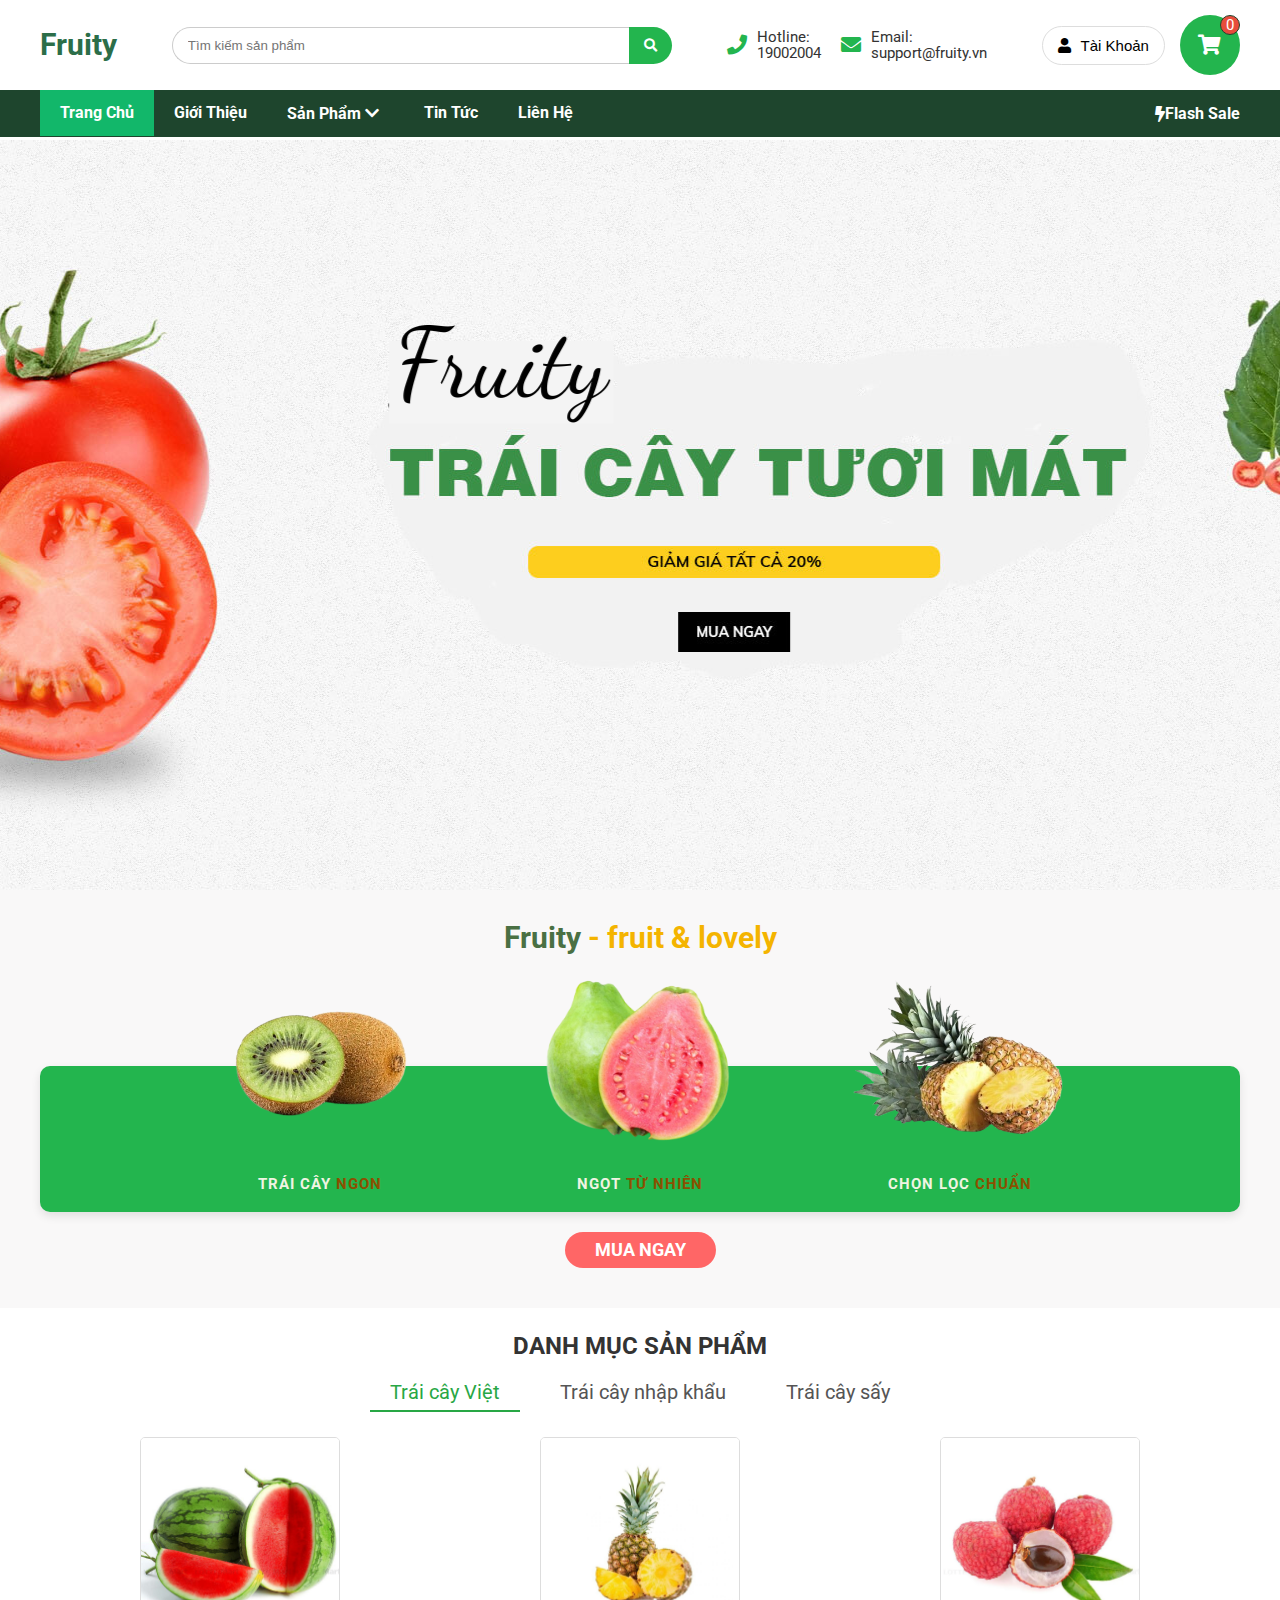
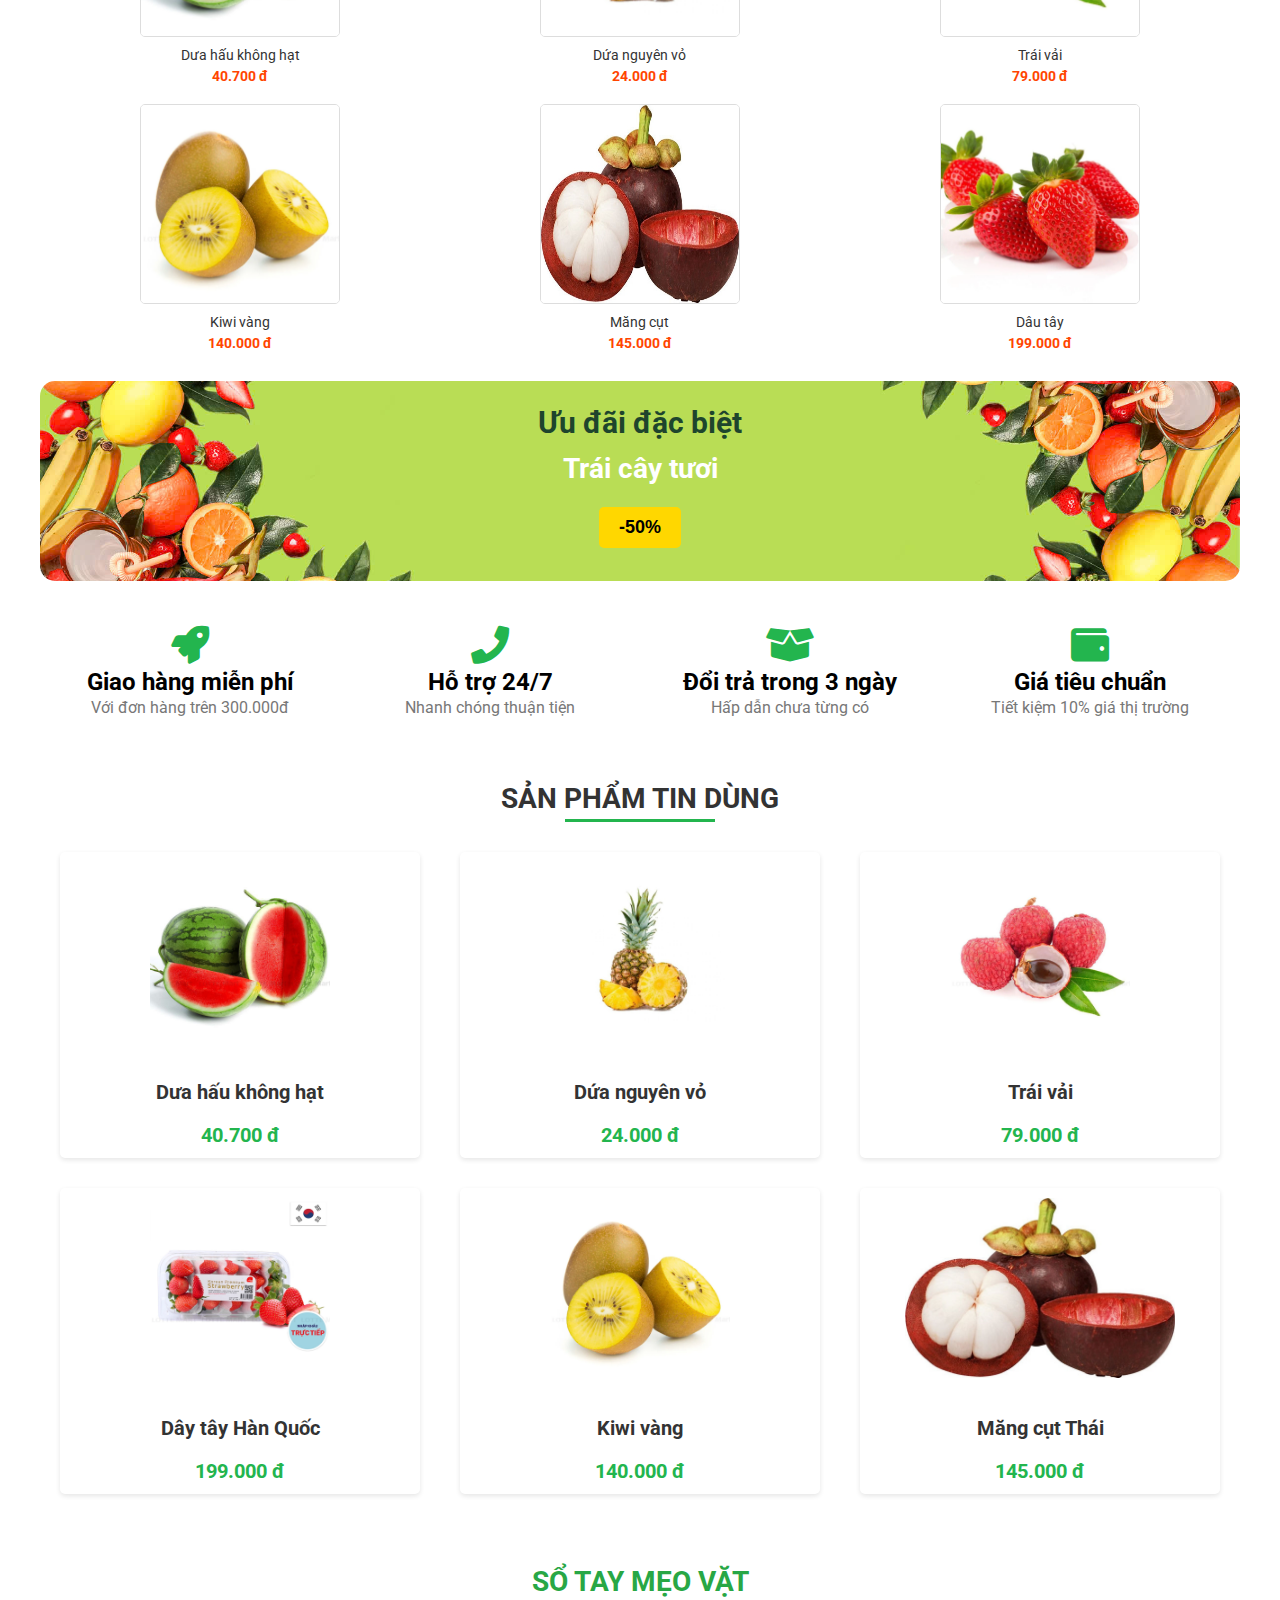
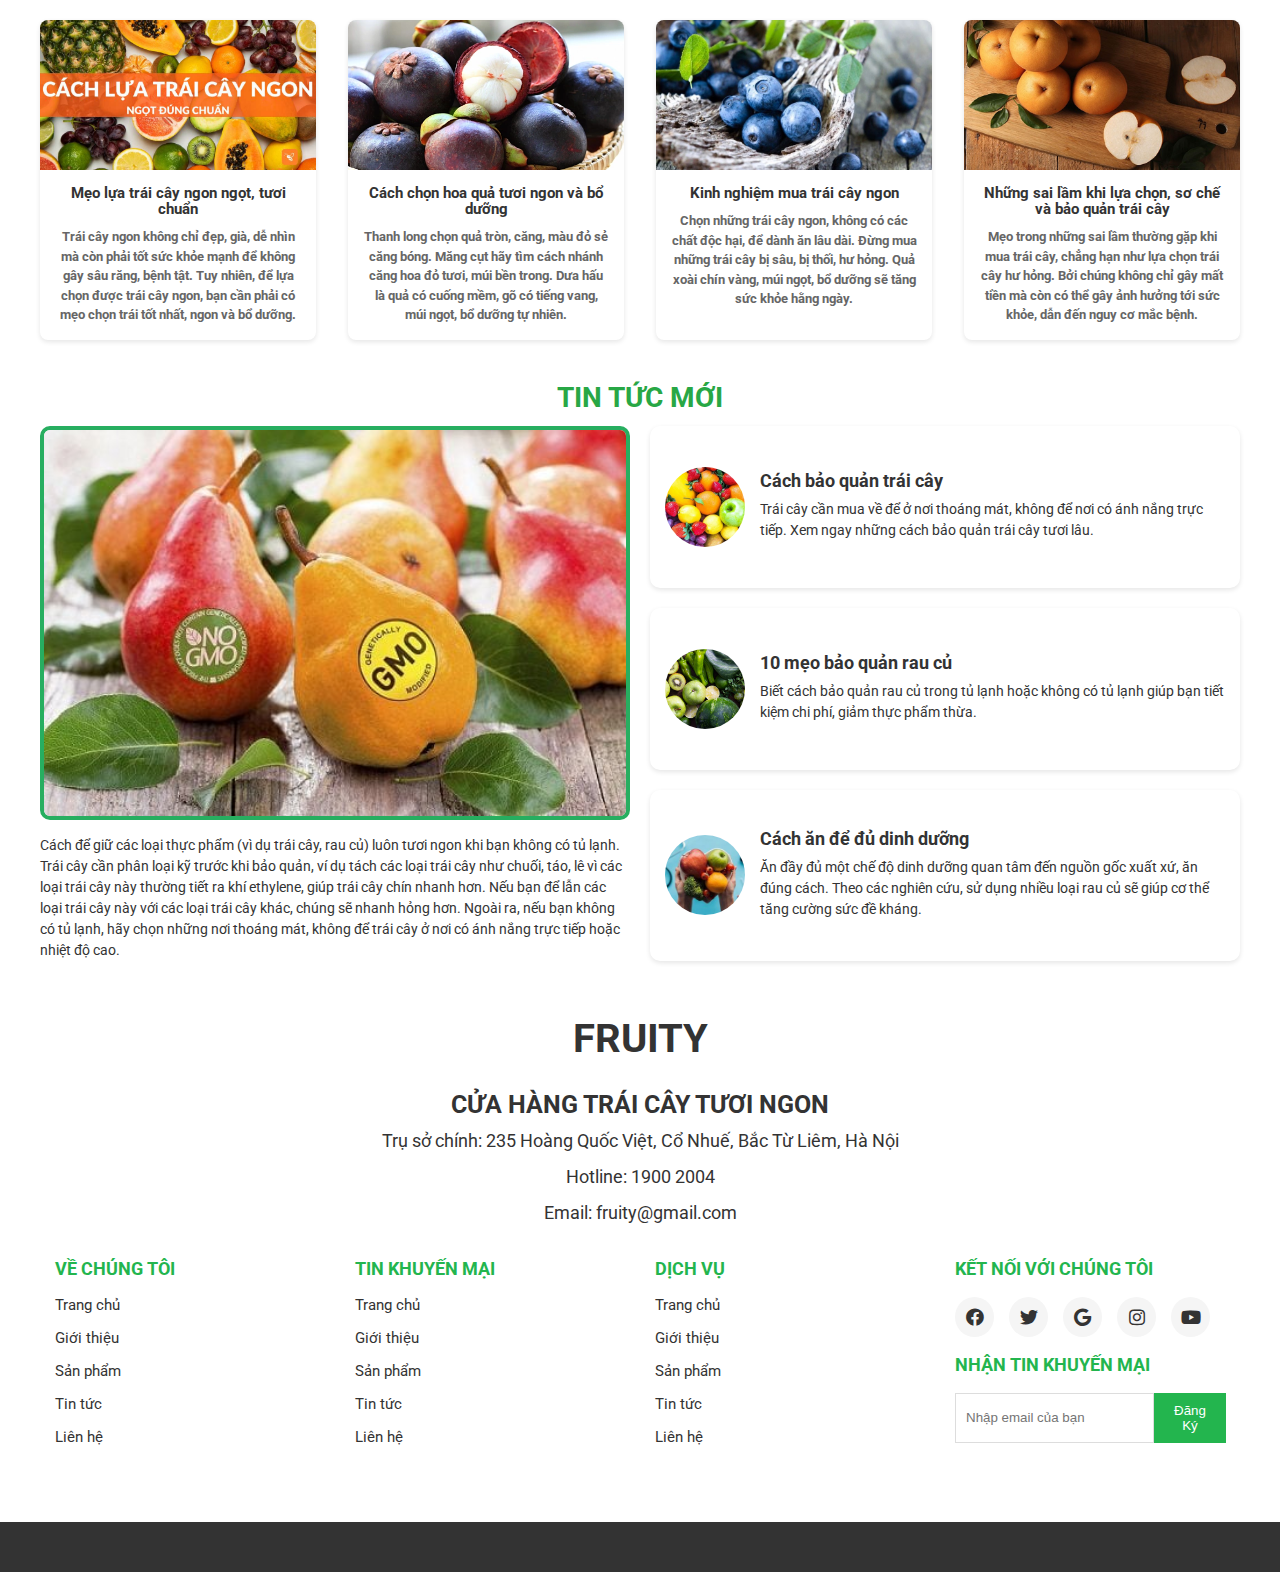
<file: index.html>
<!DOCTYPE html>
<html lang="en">
<head>
    <meta charset="UTF-8">
    <meta name="viewport" content="width=device-width, initial-scale=1.0">
    <title>Fruity - Cửa hàng trái cây tươi ngon</title>
    <link rel="stylesheet" href="/assets/css/base.css">
    <link rel="stylesheet" href="/assets/css/main.css">
    <link rel="stylesheet" href="/assets/js/main.js">
    <link href="https://fonts.googleapis.com/css2?family=Roboto:ital,wght@0,100..900;1,100..900&display=swap" rel="stylesheet">
    <link rel="stylesheet" href="/assets/fontawesome-free-5.15.4-web/css/all.min.css">
    <link rel="stylesheet" href="/assets/fontawesome-free-5.15.4-web/js/all.min.js">
</head>
<body>
        <header class="header">
            <div class="container header-content">
                <a href="#" class="logo">Fruity</a>

                <div class="search-bar">
                    <input type="text" class="search-input" placeholder="Tìm kiếm sản phẩm">
                    <button class="search-btn">
                        <i class="fas fa-search"></i>
                    </button>
                </div>

                <!-- liên hệ -->
                <div class="contact-info">
                    <div class="contact-item">
                        <i class="fas fa-phone contact-icon"></i>
                        <div>
                            <div>Hotline:</div>
                            <div>19002004</div>
                        </div>
                    </div>

                    <div class="contact-item">
                        <i class="fas fa-envelope contact-icon"></i>
                        <div>
                            <div>Email:</div>
                            <div>support@fruity.vn</div>
                        </div>
                    </div>
                </div>

                <!-- tài khoản -->
                <div class="user-actions">
                   <div class="account-dropdown">
                        <button class="account-button">
                            <i class="fas fa-user"></i>
                            Tài Khoản
                        </button>
                        <div class="dropdown-menu">
                            <a href="#" class="account-item">Đăng Nhập</a>
                            <a href="#" class="account-item">Đăng Ký</a>
                       </div>
                   </div>

                   <!-- giỏ hàng -->
                    <a href="#" class="cart-btn">
                        <i class="fas fa-shopping-cart"></i>
                        <span class="cart-count">0</span>
                    </a>
                </div>
            </div>
        </header>

        <!-- navbar -->
        <div class="navbar-wrapper">
            <div class="navbar" id="navbar">
                <div class="container">
                    <ul class="nav-menu">
                        <li class="nav-item">
                            <a href="#" class="nav-links active">Trang Chủ</a>
                        </li>
                        <li class="nav-item">
                            <a href="#" class="nav-links">Giới Thiệu</a>
                        </li>
                        <li class="nav-item">
                            <a href="#" class="nav-links dropdown-toggle">Sản Phẩm <i class="fas fa-chevron-down"></i></a>
                            <div class="nav-dropdown">
                                <a href="#" class="dropdown-item">Trái Cây</a>
                                <a href="#" class="dropdown-item">Trái Cây Việt</a>
                                <a href="#" class="dropdown-item">Trái Cây Nhập Khẩu</a>
                                <a href="#" class="dropdown-item">Trái Cây Khô</a>
                            </div>
                        </li>
                        <li class="nav-item">
                            <a href="#" class="nav-links">Tin Tức</a>
                        </li>
                        <li class="nav-item">
                            <a href="#" class="nav-links">Liên Hệ</a>
                        </li>
    
                        <div class="flash-sale">
                            <i class="fas fa-bolt"></i>
                            Flash Sale
                        </div>
                    </ul>
                </div>
            </div>
        </div>
        
        <div class="banner-1"></div> 

    <!-- phần của thu -->
     <!-- Banner Section -->
     <section class="banner">
        <div class="container">
            <h1 class="banner-title">Fruity <span>- fruit & lovely</span></h1>
            <div class="fruit-grid">
                <div class="fruit-item">
                    <img  src="/assets/img/image-removebg-preview.png" alt="Kiwi">
                    <h2>TRÁI CÂY <span>NGON</span></h2>
                </div>
                <div class="fruit-item">
                    <img src="/assets/img/istockphoto-1221000031-612x612-removebg-preview.png" alt="Guava">
                    <h2>NGỌT <span>TỪ NHIÊN</span></h2>
                </div>
                <div class="fruit-item">
                    <img src="/assets/img/qua-dua-vietmart-removebg-preview.png" alt="Pineapple">
                    <h2>CHỌN LỌC <span>CHUẨN</span></h2>
                </div>
            </div>
            <center> <a href="#" class="btn">MUA NGAY</a></center>
        </div>
    </section>


    <!-- danh mục sản phẩm -->
    <div class="container">
        <center><h1 class="danhmuc">DANH MỤC SẢN PHẨM</h1></center>
        <div class="tabs">
            <div class="tab active" onclick="showCategory('trai-cay-viet')">Trái cây Việt</div>
            <div class="tab" onclick="showCategory('trai-cay-nhap-khau')">Trái cây nhập khẩu</div>
            <div class="tab" onclick="showCategory('trai-cay-say')">Trái cây sấy</div>
        </div>

        <!-- Trái cây việt -->
        <div id="trai-cay-viet" class="category active">
            <div class="product">
                <a href="https://example.com/dua-hau-khong-hat" target="_blank">
                    <img src="/assets/img/duahau1 (1).png" alt="Dưa hấu không hạt">
                    <p>Dưa hấu không hạt</p>
                    <p class="price">40.700 đ</p>
                </a>
            </div>
            <div class="product">
                <a href="https://example.com/dua-nguyen-vo" target="_blank">
                    <img src="/assets/img/dua1.jpg" alt="Dứa nguyên vỏ">
                    <p>Dứa nguyên vỏ</p>
                    <p class="price">24.000 đ</p>
                </a>
            </div>
            <div class="product">
                <a href="https://example.com/trai-vai" target="_blank">
                    <img src="/assets/img/vải1.webp" alt="Trái vải">
                    <p>Trái vải</p>
                    <p class="price">79.000 đ</p>
                </a>
            </div>
            <div class="product">
                <a href="http://127.0.0.1:5500/kiwi.html" target="_blank">
                    <img src="/assets/img/kiwicatdoi.webp" alt="Kiwi vàng">
                    <p>Kiwi vàng</p>
                    <p class="price">140.000 đ</p>
                </a>
            </div>
            <div class="product">
                <a href="http://127.0.0.1:5500/mangcut.html" target="_blank">
                    <img src="/assets/img/mangcut2.jpg" alt="Măng cụt Thái">
                    <p>Măng cụt</p>
                    <p class="price">145.000 đ</p>
                </a>
            </div>
            <div class="product">
                <a href="https://example.com/dau-tay-han-quoc" target="_blank">
                    <img src="/assets/img/dautay3.webp" alt="Dâu tây Hàn Quốc">
                    <p>Dâu tây</p>
                    <p class="price">199.000 đ</p>
                </a>
            </div>
        </div>

        <!-- Trái cây nhập khẩu -->
        <div id="trai-cay-nhap-khau" class="category">
            <div class="product">
                <a href="http://127.0.0.1:5500/kiwi.html" target="_blank">
                    <img src="/assets/img/kiwinzl.webp" alt="Kiwi vàng">
                    <p>Kiwi vàng</p>
                    <p class="price">140.000 đ</p>
                </a>
            </div>
            <div class="product">
                <a href="http://127.0.0.1:5500/mangcut.html" target="_blank">
                    <img src="/assets/img/mangcut2.jpg" alt="Măng cụt Thái">
                    <p>Măng cụt Thái</p>
                    <p class="price">140.000 đ</p>
                </a>
            </div>
            <div class="product">
                <a href="https://example.com/dau-tay-han-quoc" target="_blank">
                    <img src="/assets/img/dautay3.webp" alt="Dâu tây Hàn Quốc">
                    <p>Dâu tây Hàn Quốc</p>
                    <p class="price">199.000 đ</p>
                </a>
            </div>
            <div class="product">
                <a href="https://example.com/dua-hau-khong-hat" target="_blank">
                    <img src="/assets/img/duahau1 (1).png" alt="Dưa hấu không hạt">
                    <p>Dưa hấu không hạt</p>
                    <p class="price">40.700 đ</p>
                </a>
            </div>
            <div class="product">
                <a href="https://example.com/dua-nguyen-vo" target="_blank">
                    <img src="/assets/img/dua1.jpg" alt="Dứa nguyên vỏ">
                    <p>Dứa nguyên vỏ</p>
                    <p class="price">24.000 đ</p>
                </a>
            </div>
            <div class="product">
                <a href="https://example.com/trai-vai" target="_blank">
                    <img src="/assets/img/vải 3.jpg" alt="Trái vải">
                    <p>Trái vải</p>
                    <p class="price">79.000 đ</p>
                </a>
            </div>
        </div>

        <!-- Trái cây sấy -->
        <div id="trai-cay-say" class="category">
            <div class="product">
                <a href="https://example.com/hong-say-deo-da-lat" target="_blank">
                    <img src="/assets/img/hong2.jpg" alt="Hồng sấy dẻo Đà Lạt">
                    <p>Hồng sấy dẻo Đà Lạt</p>
                    <p class="price">130.000 đ</p>
                </a>
            </div>
            <div class="product">
                <a href="https://example.com/xoai-say-deo" target="_blank">
                    <img src="/assets/img/xoáiay1.webp" alt="Xoài sấy dẻo">
                    <p>Xoài sấy dẻo</p>
                    <p class="price">35.000 đ</p>
                </a>
            </div>
            <div class="product">
                <a href="https://example.com/dau-tay-han-quoc" target="_blank">
                    <img src="/assets/img/dautay1.webp" alt="Dâu tây Hàn Quốc">
                    <p>Dâu tây Hàn Quốc</p>
                    <p class="price">199.000 đ</p>
                </a>
            </div>
            <div class="product">
                <a href="https://example.com/dua-hau-khong-hat" target="_blank">
                    <img src="/assets/img/duahau1 (1).png" alt="Dưa hấu không hạt">
                    <p>Dưa hấu không hạt</p>
                    <p class="price">40.700 đ</p>
                </a>
            </div>
            <div class="product">
                <a href="https://example.com/dua-nguyen-vo" target="_blank">
                    <img src="/assets/img/dua1.jpg" alt="Dứa nguyên vỏ">
                    <p>Dứa nguyên vỏ</p>
                    <p class="price">24.000 đ</p>
                </a>
            </div>
            <div class="product">
                <a href="https://example.com/trai-vai" target="_blank">
                    <img src="/assets/img/vải 3.jpg" alt="Trái vải">
                    <p>Trái vải</p>
                    <p class="price">79.000 đ</p>
                </a>
            </div>
        </div>
    </div>

    <script>
        function showCategory(categoryId) {
            // Hide all categories and remove active class from tabs
            document.querySelectorAll('.category').forEach(cat => cat.classList.remove('active'));
            document.querySelectorAll('.tab').forEach(tab => tab.classList.remove('active'));

            // Show the selected category and add active class to the clicked tab
            document.getElementById(categoryId).classList.add('active');
            event.target.classList.add('active');
        }
    </script> 

    <!-- banner giảm giá của thu -->
    <div class="bannersale">
        <div class="bannersale-content">
            <p><b>Ưu đãi đặc biệt</b></p>
            <h1>Trái cây tươi</h1>
            <button class="discount-btn">-50%</button>
        </div>
    </div>

    <!-- banner và sản phảm tin dùng -->
     <div class="container">
        <!-- Banner phụ -->
        <div class="features">
            <div class="feature-item">
                <i class="fas fa-rocket feature-icon"></i>
                <h3 class="feature-title">Giao hàng miễn phí</h3>
                <p class="feature-desc">Với đơn hàng trên 300.000đ</p>
            </div>

            <div class="feature-item">
                <i class="fas fa-phone feature-icon"></i>
                <h3 class="feature-title">Hỗ trợ 24/7</h3>
                <p class="feature-desc">Nhanh chóng thuận tiện</p>
            </div>

            <div class="feature-item">
                <i class="fas fa-box-open feature-icon"></i>
                <h3 class="feature-title">Đổi trả trong 3 ngày</h3>
                <p class="feature-desc">Hấp dẫn chưa từng có</p>
            </div>

            <div class="feature-item">
                <i class="fas fa-wallet feature-icon"></i>
                <h3 class="feature-title">Giá tiêu chuẩn</h3>
                <p class="feature-desc">Tiết kiệm 10% giá thị trường</p>
            </div>
        </div>

        <!-- sản phẩm tin dùng -->
        <h2 class="section-title">SẢN PHẨM TIN DÙNG</h2>

        <div class="products">
            <a href="#" class="product-item">
                <img src="/assets/img/duahau1 (1).png" alt="" class="product-image">
                <div class="product-info">
                    <h3 class="product-name">Dưa hấu không hạt</h3>
                    <p class="product-price">40.700 đ</p>
                </div>
            </a href="#">

            <a href="#" class="product-item">
                <img src="/assets/img/dua1.jpg" alt="" class="product-image">
                <div class="product-info">
                    <h3 class="product-name">Dứa nguyên vỏ</h3>
                    <p class="product-price">24.000 đ</p>
                </div>
            </a href="#">

            <a href="#" class="product-item">
                <img src="/assets/img/vải1.webp" alt="" class="product-image">
                <div class="product-info">
                    <h3 class="product-name">Trái vải</h3>
                    <p class="product-price">79.000 đ</p>
                </div>
            </a href="#">

            <a href="http://127.0.0.1:5500/dautay.html" class="product-item">
                <img src="/assets/img/dautay1.webp" alt="" class="product-image">
                <div class="product-info">
                    <h3 class="product-name">Dây tây Hàn Quốc</h3>
                    <p class="product-price">199.000 đ</p>
                </div>
            </a href="#">

            <a href="http://127.0.0.1:5500/kiwi.html" class="product-item">
                <img src="/assets/img/kiwicatdoi.webp" alt="" class="product-image">
                <div class="product-info">
                    <h3 class="product-name">Kiwi vàng</h3>
                    <p class="product-price">140.000 đ</p>
                </div>
            </a href="#">

            <a href="http://127.0.0.1:5500/mangcut.html" class="product-item">
                  <img src="/assets/img/mangcut2.jpg" alt="" class="product-image">
                <div class="product-info">
                    <h3 class="product-name">Măng cụt Thái</h3>
                    <p class="product-price">145.000 đ</p>
                </div>
            </a href="#">
        </div>
     </div>

    <!-- phần của an -->
    <div class="container">
        <!-- sổ tay -->
        <div class="Sotay">
            <h1>SỔ TAY MẸO VẶT<h1>
                <div class="content">
                    <div class="card">
                        <a href="#">
                            <img src="/assets/img/mv1.png" alt="Hinh trai cay">
                            <div class="card-content">
                                <h3 class="card-title">Mẹo lựa trái cây ngon ngọt, tươi chuẩn</h3>
                            <p class="card-text">
                                Trái cây ngon không chỉ đẹp, già, dễ nhìn mà còn phải tốt sức khỏe mạnh để không gây sâu răng, bệnh tật. Tuy nhiên, để lựa chọn được trái cây ngon, bạn cần phải có mẹo chọn trái tốt nhất, ngon và bổ dưỡng.
                            </p>
                            </div>
                        </a>
                    </div>

                    <div class="card">
                        <a href="#">
                            <img src="/assets/img/mv2.png" alt="Hinh qua tuoi">
                            <div class="card-content">
                                <h3 class="card-title">Cách chọn hoa quả tươi ngon và bổ dưỡng</h3>
                            <p class="card-text">
                                Thanh long chọn quả tròn, căng, màu đỏ sẻ căng bóng. Măng cụt hãy tìm cách nhánh căng hoa đỏ tươi, múi bền trong. Dưa hấu là quả có cuống mềm, gõ có tiếng vang, múi ngọt, bổ dưỡng tự nhiên.
                            </p>
                            </div>
                        </a>
                    </div>
                    <div class="card">
                        <a href="#">
                            <img src="/assets/img/mv3.png" alt="Hinh mua trai cay">
                            <div class="card-content">
                                <h3 class="card-title">Kinh nghiệm mua trái cây ngon</h3>
                            <p class="card-text">
                                Chọn những trái cây ngon, không có các chất độc hại, để dành ăn lâu dài. Đừng mua những trái cây bị sâu, bị thối, hư hỏng. Quả xoài chín vàng, múi ngọt, bổ dưỡng sẽ tăng sức khỏe hằng ngày.
                            </p>
                            </div>
                        </a>
                    </div>
                    <div class="card">
                        <a href="#">
                            <img src="/assets/img/mv4.png" alt="Hinh sai lam">
                            <div class="card-content">
                                <h3 class="card-title">Những sai lầm khi lựa chọn, sơ chế và bảo quản trái cây</h3>
                            <p class="card-text">
                                Mẹo trong những sai lầm thường gặp khi mua trái cây, chẳng hạn như lựa chọn trái cây hư hỏng. Bởi chúng không chỉ gây mất tiền mà còn có thể gây ảnh hưởng tới sức khỏe, dẫn đến nguy cơ mắc bệnh.
                            </p>
                            </div>
                        </a>
                    </div>
                </div>
        </div>
        

        <!-- Tin tức -->
        <div class="tintuc">
            <h1>TIN TỨC MỚI</h1>
            <div class="content">
                <div class="main-image-section">
                    <a href="#">
                        <img src="/assets/img/tt1.png" alt="Main Image" class="main-image">
                        <p class="image-description">
                            Cách để giữ các loại thực phẩm (vì dụ trái cây, rau củ) luôn tươi ngon khi bạn không có tủ lạnh. Trái cây cần phân loại kỹ trước khi bảo quản, ví dụ tách các loại trái cây như chuối, táo, lê vì các loại trái cây này thường tiết ra khí ethylene, giúp trái cây chín nhanh hơn. Nếu bạn để lẫn các loại trái cây này với các loại trái cây khác, chúng sẽ nhanh hỏng hơn. Ngoài ra, nếu bạn không có tủ lạnh, hãy chọn những nơi thoáng mát, không để trái cây ở nơi có ánh nắng trực tiếp hoặc nhiệt độ cao.
                        </p>
                    </a>
                </div>                                                                                                                                                                                                                                  
                
                <div class="info-sections">
                        <a href="#" class="info-box">
                            <img src="/assets/img/tt2.png" alt="Info Image 1">
                            <div>
                                <h3>Cách bảo quản trái cây</h3>
                                <p>
                                    Trái cây cần mua về để ở nơi thoáng mát, không để nơi có ánh nắng trực tiếp. Xem ngay những cách bảo quản trái cây tươi lâu.
                                </p>
                            </div>
                        </a>
                
                        <a href="#" class="info-box">
                            <img src="/assets/img/tt3.png" alt="Info Image 2">
                            <div>
                                <h3>10 mẹo bảo quản rau củ</h3>
                                <p>
                                    Biết cách bảo quản rau củ trong tủ lạnh hoặc không có tủ lạnh giúp bạn tiết kiệm chi phí, giảm thực phẩm thừa.
                                </p>
                            </div>
                        </a>
                    
                    
                        <a href="#" class="info-box">
                            <img src="/assets/img/tt4.png" alt="Info Image 3">
                            <div>
                                <h3>Cách ăn để đủ dinh dưỡng</h3>
                                <p>
                                    Ăn đầy đủ một chế độ dinh dưỡng quan tâm đến nguồn gốc xuất xứ, ăn đúng cách. Theo các nghiên cứu, sử dụng nhiều loại rau củ sẽ giúp cơ thể tăng cường sức đề kháng.
                                </p>
                            </div>
                        </a>
                    
                </div>
            </div>
        </div>
    </div>

    <!-- footer -->
    <footer class="footer">
        <div class="container">
            <div class="footer-header">
                <h1>FRUITY</h1>
                <p>CỬA HÀNG TRÁI CÂY TƯƠI NGON</p>
                <p class="contact">Trụ sở chính: 235 Hoàng Quốc Việt, Cổ Nhuế, Bắc Từ Liêm, Hà Nội</p>
                <p class="contact">Hotline: <a href="#">1900 2004</a></p>
                <p class="contact">Email: <a href="#">fruity@gmail.com</a></p>
            </div>

            <!-- thông tin -->
             <div class="footer-content">
                <div class="footer-column">
                    <h3>
                        VỀ CHÚNG TÔI
                    </h3>
                    <ul>
                        <li><a href="#">Trang chủ</a></li>
                        <li><a href="#">Giới thiệu</a></li>
                        <li><a href="#">Sản phẩm</a></li>
                        <li><a href="#">Tin tức</a></li>
                        <li><a href="#">Liên hệ</a></li>
                    </ul>
                </div>

                <div class="footer-column">
                    <h3>
                        TIN KHUYẾN MẠI
                    </h3>
                    <ul>
                        <li><a href="#">Trang chủ</a></li>
                        <li><a href="#">Giới thiệu</a></li>
                        <li><a href="#">Sản phẩm</a></li>
                        <li><a href="#">Tin tức</a></li>
                        <li><a href="#">Liên hệ</a></li>
                    </ul>
                </div>

                <div class="footer-column">
                    <h3>
                        DỊCH VỤ
                    </h3>
                    <ul>
                        <li><a href="#">Trang chủ</a></li>
                        <li><a href="#">Giới thiệu</a></li>
                        <li><a href="#">Sản phẩm</a></li>
                        <li><a href="#">Tin tức</a></li>
                        <li><a href="#">Liên hệ</a></li>
                    </ul>
                </div>

                <!-- kết nối  -->
                <div class="footer-column">
                    <h3>KẾT NỐI VỚI CHÚNG TÔI</h3>
                    <div class="social-icons">
                        <a href="#" class="social-icon">
                            <i class="fab fa-facebook"></i>
                        </a>
                        <a href="#" class="social-icon">
                            <i class="fab fa-twitter"></i>
                        </a>
                        <a href="#" class="social-icon">
                            <i class="fab fa-google"></i>
                        </a>
                        <a href="#" class="social-icon">
                            <i class="fab fa-instagram"></i>
                        </a>
                        <a href="#" class="social-icon">
                            <i class="fab fa-youtube"></i>
                        </a>
                    </div>

                    <div class="newsletter"></div>
                    <h3>NHẬN TIN KHUYẾN MẠI</h3>
                    <div class="newsletter-form">
                        <input type="text" placeholder="Nhập email của bạn">
                        <button>Đăng Ký</button>
                    </div>
                </div>
             </div>
        </div>
     </footer>
     <div class="end"></div>

    <script src="/assets/js/main.js"></script>
</body>
</html>
</file>
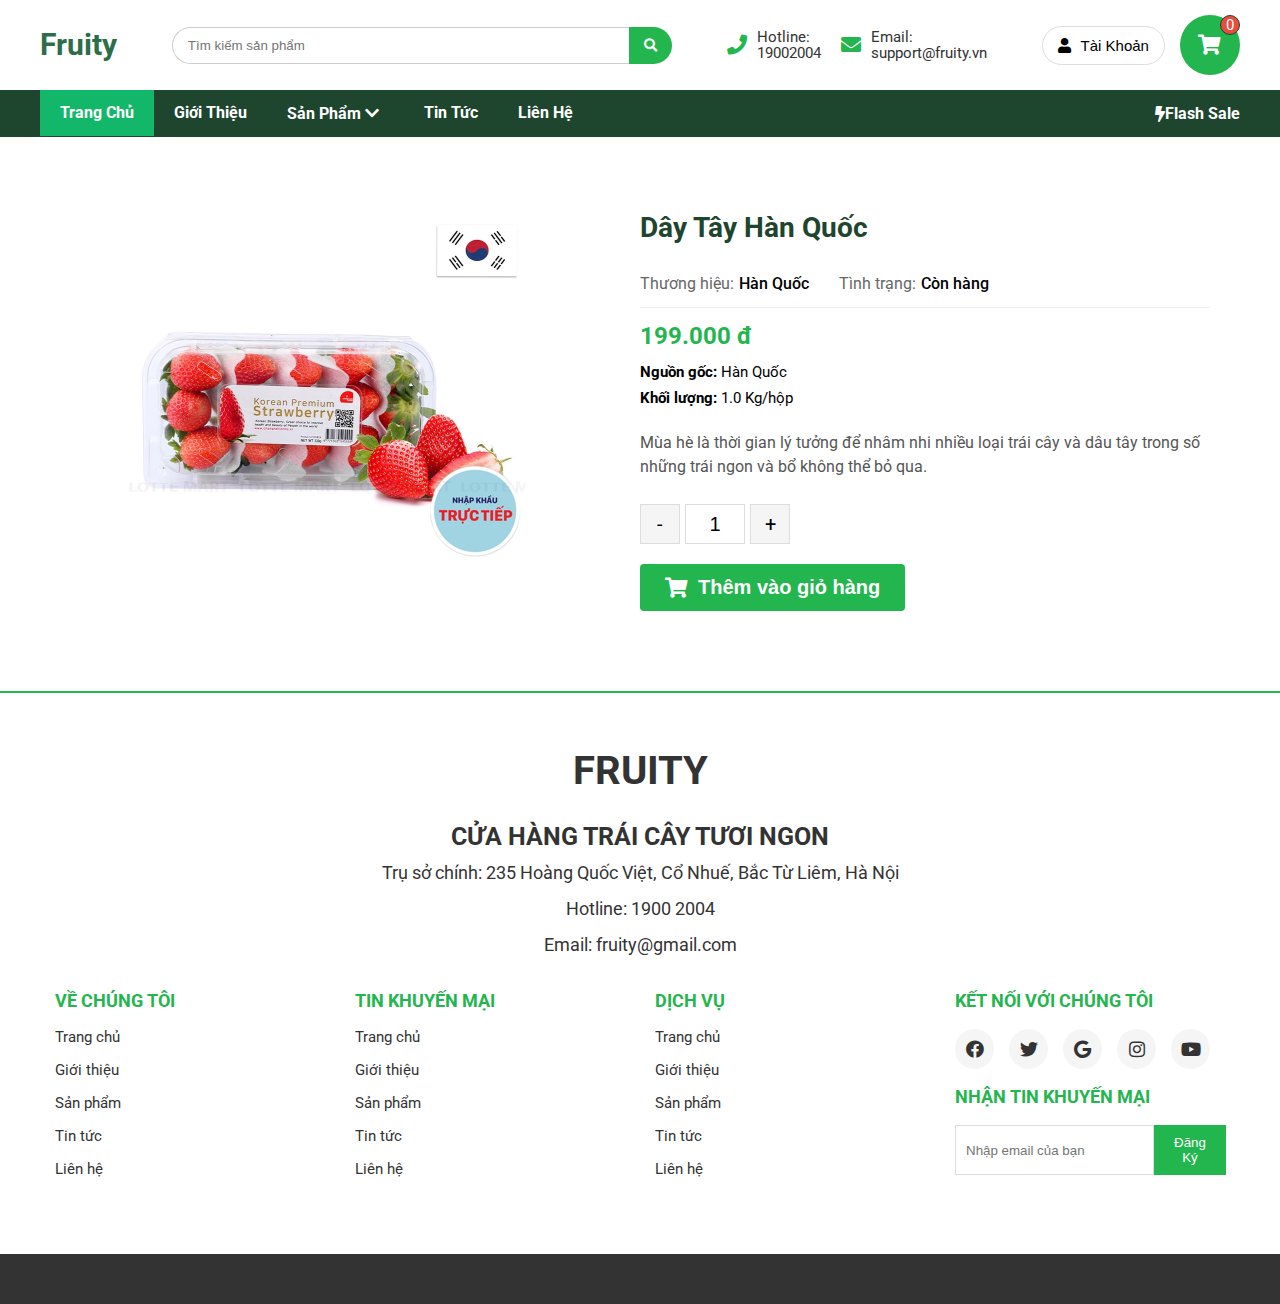
<file: dautay.html>
<!DOCTYPE html>
<html lang="en">
<head>
    <meta charset="UTF-8">
    <meta name="viewport" content="width=device-width, initial-scale=1.0">
    <title>Dây tây</title>
    <link rel="stylesheet" href="/assets/css/base.css">
    <link rel="stylesheet" href="/assets/css/daytay.css">
    <link href="https://fonts.googleapis.com/css2?family=Roboto:ital,wght@0,100..900;1,100..900&display=swap" rel="stylesheet">
    <link rel="stylesheet" href="/assets/fontawesome-free-5.15.4-web/css/all.min.css">
    <link rel="stylesheet" href="/assets/fontawesome-free-5.15.4-web/js/all.min.js">
</head>
<body>
    <header class="header">
        <div class="container header-content">
            <a href="#" class="logo">Fruity</a>

            <div class="search-bar">
                <input type="text" class="search-input" placeholder="Tìm kiếm sản phẩm">
                <button class="search-btn">
                    <i class="fas fa-search"></i>
                </button>
            </div>

            <!-- liên hệ -->
            <div class="contact-info">
                <div class="contact-item">
                    <i class="fas fa-phone contact-icon"></i>
                    <div>
                        <div>Hotline:</div>
                        <div>19002004</div>
                    </div>
                </div>

                <div class="contact-item">
                    <i class="fas fa-envelope contact-icon"></i>
                    <div>
                        <div>Email:</div>
                        <div>support@fruity.vn</div>
                    </div>
                </div>
            </div>

            <!-- tài khoản -->
            <div class="user-actions">
               <div class="account-dropdown">
                    <button class="account-button">
                        <i class="fas fa-user"></i>
                        Tài Khoản
                    </button>
                    <div class="dropdown-menu">
                        <a href="#" class="account-item">Đăng Nhập</a>
                        <a href="#" class="account-item">Đăng Ký</a>
                   </div>
               </div>

               <!-- giỏ hàng -->
                <a href="#" class="cart-btn">
                    <i class="fas fa-shopping-cart"></i>
                    <span class="cart-count">0</span>
                </a>
            </div>
        </div>
    </header>

    <!-- navbar -->
    <div class="navbar-wrapper">
        <div class="navbar" id="navbar">
            <div class="container">
                <ul class="nav-menu">
                    <li class="nav-item">
                        <a href="#" class="nav-links active">Trang Chủ</a>
                    </li>
                    <li class="nav-item">
                        <a href="#" class="nav-links">Giới Thiệu</a>
                    </li>
                    <li class="nav-item">
                        <a href="#" class="nav-links dropdown-toggle">Sản Phẩm <i class="fas fa-chevron-down"></i></a>
                        <div class="nav-dropdown">
                            <a href="#" class="dropdown-item">Trái Cây</a>
                            <a href="#" class="dropdown-item">Trái Cây Việt</a>
                            <a href="#" class="dropdown-item">Trái Cây Nhập Khẩu</a>
                            <a href="#" class="dropdown-item">Trái Cây Khô</a>
                        </div>
                    </li>
                    <li class="nav-item">
                        <a href="#" class="nav-links">Tin Tức</a>
                    </li>
                    <li class="nav-item">
                        <a href="#" class="nav-links">Liên Hệ</a>
                    </li>

                    <div class="flash-sale">
                        <i class="fas fa-bolt"></i>
                        Flash Sale
                    </div>
                </ul>
            </div>
        </div>
    </div>

    <!-- thông tin sản phẩm -->
     <div class="container">
        <div class="product-section">
            <div class="product-image">
                <img src="/assets/img/dautay1.webp" alt="">
            </div>

            <div class="product-details">
                <h1 class="product-title">
                    Dây Tây Hàn Quốc
                </h1>
                
                <div class="product-meta">
                    <div class="meta-item">
                        <span class="meta-label">Thương hiệu:</span>
                        <span class="meta-value">Hàn Quốc</span>
                    </div>
                    <div class="meta-item">
                        <span class="meta-label">Tình trạng:</span>
                        <span class="meta-value">Còn hàng</span>
                    </div>
                </div>
    
                <div class="product-price">
                    <span>199.000 đ</span>
                </div>
    
                <div class="product-info">
                    <div class="info-item">
                        <strong>Nguồn gốc:</strong> Hàn Quốc
                    </div>
                    <div class="info-item">
                        <strong>Khối lượng:</strong> 1.0 Kg/hộp
                    </div>
                </div>
    
                <div class="product-description">
                    <p>Mùa hè là thời gian lý tưởng để nhâm nhi nhiều loại trái cây và dâu tây trong số những trái ngon và bổ không thể bỏ qua.</p>
                </div>
    
                <div class="quantity-control">
                    <div class="quantity-btn decrease">-</div>
                    <input type="text" class="quantity-input" id="quantity" value="1" readonly>
                    <div class="quantity-btn increase">+</div>
                </div>
    
                <button class="add-to-cart-btn" onclick="addToCart()">
                    <i class="fas fa-shopping-cart"></i>
                    Thêm vào giỏ hàng
                </button>
            </div>
         </div>
     </div>
     
     <!-- thêm vào giỏ hàng -->
    <div class="cart-modal" id="cartModal">
        <div class="cart-content">
            <div class="cart-header">
                <div class="success">
                    <i class="fas fa-check"></i>Sản phẩm vừa được thêm vào giỏ hàng 
                </div>
                <button class="close-modal" onclick="closeModal()">X</button>
            </div>

            <div class="cart-item">
                <div class="cart-item-info">
                    <img src="/assets/img/dautay1.webp" alt="Dâu tây Hàn Quốc">
                    <div>Dâu tây Hàn Quốc</div>
                </div>

                <div class="cart-quantity">
                    <button class="decrease-cart">-</button>
                    <input type="text" value="2" id="cartQuantity" readonly>
                    <button class="increase-carts">+</button>
                </div>

                <div class="cart-item-price" id="itemPrice">398.000 đ</div>
            </div>

            <div class="cart-total">
                <div>GIỎ HÀNG CỦA BẠN (<span id="itemCount">2</span>sản phẩm)</div>
                <div>Tổng tiền thanh toán: <span id="totalPrice">398.000đ</span> </div>
            </div>

            <div class="cart-buttons">
                <button class="view-cart">Tới giỏ hàng</button>
                <button class="checkout">Tiến hành thanh toán</button>
            </div>
        </div>
    </div>

    <div class="hr"></div>

    <!-- footer -->
    <footer class="footer">
        <div class="container">
            <div class="footer-header">
                <h1>FRUITY</h1>
                <p>CỬA HÀNG TRÁI CÂY TƯƠI NGON</p>
                <p class="contact">Trụ sở chính: 235 Hoàng Quốc Việt, Cổ Nhuế, Bắc Từ Liêm, Hà Nội</p>
                <p class="contact">Hotline: <a href="#">1900 2004</a></p>
                <p class="contact">Email: <a href="#">fruity@gmail.com</a></p>
            </div>

            <!-- thông tin -->
             <div class="footer-content">
                <div class="footer-column">
                    <h3>
                        VỀ CHÚNG TÔI
                    </h3>
                    <ul>
                        <li><a href="#">Trang chủ</a></li>
                        <li><a href="#">Giới thiệu</a></li>
                        <li><a href="#">Sản phẩm</a></li>
                        <li><a href="#">Tin tức</a></li>
                        <li><a href="#">Liên hệ</a></li>
                    </ul>
                </div>

                <div class="footer-column">
                    <h3>
                        TIN KHUYẾN MẠI
                    </h3>
                    <ul>
                        <li><a href="#">Trang chủ</a></li>
                        <li><a href="#">Giới thiệu</a></li>
                        <li><a href="#">Sản phẩm</a></li>
                        <li><a href="#">Tin tức</a></li>
                        <li><a href="#">Liên hệ</a></li>
                    </ul>
                </div>

                <div class="footer-column">
                    <h3>
                        DỊCH VỤ
                    </h3>
                    <ul>
                        <li><a href="#">Trang chủ</a></li>
                        <li><a href="#">Giới thiệu</a></li>
                        <li><a href="#">Sản phẩm</a></li>
                        <li><a href="#">Tin tức</a></li>
                        <li><a href="#">Liên hệ</a></li>
                    </ul>
                </div>

                <!-- kết nối  -->
                <div class="footer-column">
                    <h3>KẾT NỐI VỚI CHÚNG TÔI</h3>
                    <div class="social-icons">
                        <a href="#" class="social-icon">
                            <i class="fab fa-facebook"></i>
                        </a>
                        <a href="#" class="social-icon">
                            <i class="fab fa-twitter"></i>
                        </a>
                        <a href="#" class="social-icon">
                            <i class="fab fa-google"></i>
                        </a>
                        <a href="#" class="social-icon">
                            <i class="fab fa-instagram"></i>
                        </a>
                        <a href="#" class="social-icon">
                            <i class="fab fa-youtube"></i>
                        </a>
                    </div>

                    <div class="newsletter"></div>
                    <h3>NHẬN TIN KHUYẾN MẠI</h3>
                    <div class="newsletter-form">
                        <input type="text" placeholder="Nhập email của bạn">
                        <button>Đăng Ký</button>
                    </div>
                </div>
             </div>
        </div>
     </footer>
     <div class="end"></div>
    
     <script src="/assets/js/main.js"></script>
    <script src="./assets/js/dautay.js" defer></script>
</body>
</html>
</file>
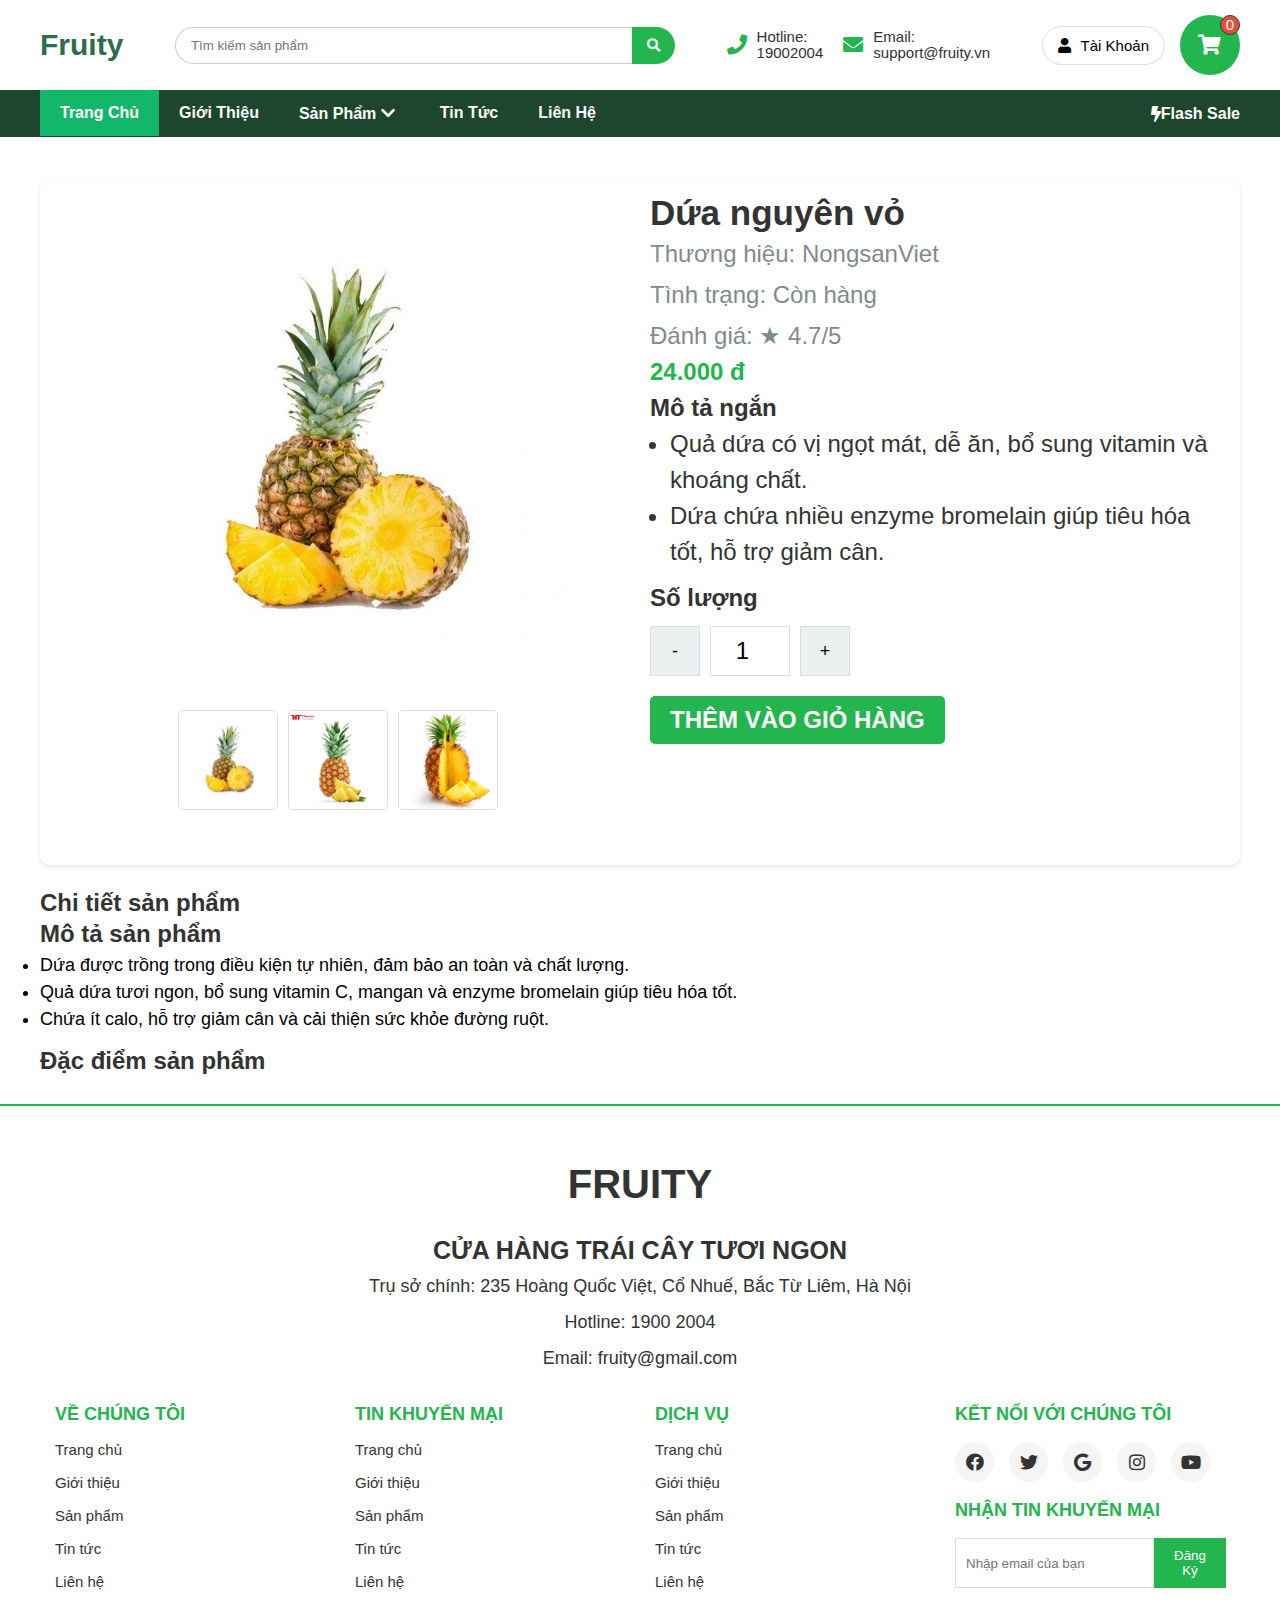
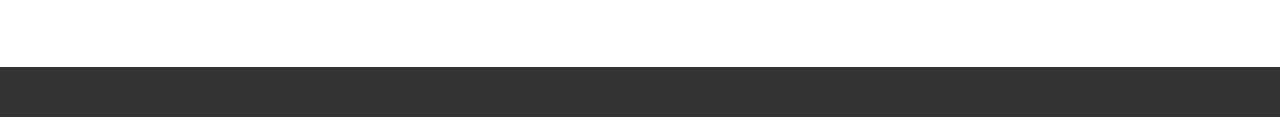
<file: dua.html>
<!DOCTYPE html>
<html lang="vi">
<head>
    <meta charset="UTF-8">
    <meta name="viewport" content="width=device-width, initial-scale=1.0">
    <title>Dứa tươi nguyên vỏ - NongsanViet</title>
    <link rel="stylesheet" href="/assets/css/base.css">
    <link rel="stylesheet" href="/assets/css/dua.css">
    <link rel="stylesheet" href="/assets/fontawesome-free-5.15.4-web/css/all.min.css">
    <link rel="stylesheet" href="/assets/fontawesome-free-5.15.4-web/js/all.min.js">
</head>
<body>
    <!-- header -->
    <header class="header">
            <div class="container header-content">
                <a href="#" class="logo">Fruity</a>

                <div class="search-bar">
                    <input type="text" class="search-input" placeholder="Tìm kiếm sản phẩm">
                    <button class="search-btn">
                        <i class="fas fa-search"></i>
                    </button>
                </div>

                <!-- liên hệ -->
                <div class="contact-info">
                    <div class="contact-item">
                        <i class="fas fa-phone contact-icon"></i>
                        <div>
                            <div>Hotline:</div>
                            <div>19002004</div>
                        </div>
                    </div>

                    <div class="contact-item">
                        <i class="fas fa-envelope contact-icon"></i>
                        <div>
                            <div>Email:</div>
                            <div>support@fruity.vn</div>
                        </div>
                    </div>
                </div>

                <!-- tài khoản -->
                <div class="user-actions">
                   <div class="account-dropdown">
                        <button class="account-button">
                            <i class="fas fa-user"></i>
                            Tài Khoản
                        </button>
                        <div class="dropdown-menu">
                            <a href="#" class="account-item">Đăng Nhập</a>
                            <a href="#" class="account-item">Đăng Ký</a>
                       </div>
                   </div>

                   <!-- giỏ hàng -->
                    <a href="#" class="cart-btn">
                        <i class="fas fa-shopping-cart"></i>
                        <span class="cart-count">0</span>
                    </a>
                </div>
            </div>
        </header>

        <!-- navbar -->
        <div class="navbar-wrapper">
            <div class="navbar" id="navbar">
                <div class="container">
                    <ul class="nav-menu">
                        <li class="nav-item">
                            <a href="#" class="nav-links active">Trang Chủ</a>
                        </li>
                        <li class="nav-item">
                            <a href="#" class="nav-links">Giới Thiệu</a>
                        </li>
                        <li class="nav-item">
                            <a href="#" class="nav-links dropdown-toggle">Sản Phẩm <i class="fas fa-chevron-down"></i></a>
                            <div class="nav-dropdown">
                                <a href="#" class="dropdown-item">Trái Cây</a>
                                <a href="#" class="dropdown-item">Trái Cây Việt</a>
                                <a href="#" class="dropdown-item">Trái Cây Nhập Khẩu</a>
                                <a href="#" class="dropdown-item">Trái Cây Khô</a>
                            </div>
                        </li>
                        <li class="nav-item">
                            <a href="#" class="nav-links">Tin Tức</a>
                        </li>
                        <li class="nav-item">
                            <a href="#" class="nav-links">Liên Hệ</a>
                        </li>
    
                        <div class="flash-sale">
                            <i class="fas fa-bolt"></i>
                            Flash Sale
                        </div>
                    </ul>
                </div>
            </div>
        </div>

    <!-- thông tin sản phẩm -->
    <div class="container">
        <div class="product-header">
            <div class="product-image">
                <img src="/assets/img/dua1.jpg" alt="Dứa tươi nguyên vỏ - NongsanViet" class="main-image">
                <div class="thumbnail-gallery">
                    <img src="/assets/img/dua1.jpg" alt="Dưa nguyên vơ - Thumbnail 1" class="thumbnail">
                    <img src="/assets/img/dua2.png" alt="Dưa nguyên vơ - Thumbnail 2" class="thumbnail">
                    <img src="/assets/img/dua3.png" alt="Dưa nguyên vơ - Thumbnail 3" class="thumbnail">
                </div>
            </div>
            <div class="product-info">
                <h1 class="product-title">Dứa nguyên vỏ </h1>
                <div class="product-meta">
                    <span class="product-brand">Thương hiệu: NongsanViet</span>
                    <span class="product-status">Tình trạng: Còn hàng</span>
                    <span class="product-rating">Đánh giá: ★ 4.7/5</span>
                </div>
                <div class="product-price">24.000 đ</div>
                <div class="short-description">
                    <h3>Mô tả ngắn</h3>
                    <ul>
                        <li>Quả dứa có vị ngọt mát, dễ ăn, bổ sung vitamin và khoáng chất.</li>
                        <li>Dứa chứa nhiều enzyme bromelain giúp tiêu hóa tốt, hỗ trợ giảm cân.</li>
                    </ul>
                </div>
                <div class="quantity-section">
                    <h3>Số lượng</h3>
                    <div class="quantity-selector">
                        <button class="quantity-btn" onclick="updateQuantity(-1)">-</button>
                        <input type="number" class="quantity-input" value="1" min="1">
                        <button class="quantity-btn" onclick="updateQuantity(1)">+</button>
                    </div>
                </div>
                <button class="add-to-cart">THÊM VÀO GIỎ HÀNG</button>  
            </div>
        </div>
        <div class="product-details">
            <h2 class="section-title">Chi tiết sản phẩm</h2>
            <div class="toggle-sections">
                <h3 class="toggle-title" onclick="toggleSection('description-content')">Mô tả sản phẩm</h3>
                <div id="description-content" class="toggle-content" style="display: block;">
                    <ul>
                        <li>Dứa được trồng trong điều kiện tự nhiên, đảm bảo an toàn và chất lượng.</li>
                        <li>Quả dứa tươi ngon, bổ sung vitamin C, mangan và enzyme bromelain giúp tiêu hóa tốt.</li>
                        <li>Chứa ít calo, hỗ trợ giảm cân và cải thiện sức khỏe đường ruột.</li>
                    </ul>
                </div>
                <h3 class="toggle-title" onclick="toggleSection('features-content')">Đặc điểm sản phẩm</h3>
                <div id="features-content" class="toggle-content">
                    <table class="product-specs">
                        <tr>
                            <td>Nhãn hiệu</td>
                            <td>NongsanViet</td>
                        </tr>
                        <tr>
                            <td>Nơi sản xuất</td>
                            <td>Việt Nam</td>
                        </tr>
                        <tr>
                            <td>Hạn sử dụng</td>
                            <td>Có thể bảo quản từ 10 - 15 ngày khi còn nguyên vỏ</td>
                        </tr>
                        <tr>
                            <td>Thông tin từ nhà sản xuất</td>
                            <td>Không sử dụng sản phẩm khi có dấu hiệu hỏng, mốc</td>
                        </tr>
                        <tr>
                            <td>Hướng dẫn bảo quản</td>
                            <td>Bảo quản ở nhiệt độ mát, thoáng mát</td>
                        </tr>
                        <tr>
                            <td>Hướng dẫn sử dụng</td>
                            <td>Lột bỏ vỏ, có thể dùng trực tiếp, ép làm nước ép, hoặc ăn kèm</td>
                        </tr>
                    </table>
                </div>
            </div>
        </div>
    </div>
    <script>
        function updateQuantity(change) {
            const input = document.querySelector('.quantity-input');
            let value = parseInt(input.value);
            value += change;
            if (value < 1) value = 1;
            input.value = value;
        }
        function toggleSection(sectionId) {
            const sections = document.querySelectorAll('.toggle-content');
            sections.forEach(section => {
                if (section.id === sectionId) {
                    section.style.display = (section.style.display === 'none' || section.style.display === '') ? 'block' : 'none';
                } else {
                    section.style.display = 'none';
                }
            });
        }
        // Hiển thị mặc định mục "Mô tả sản phẩm" khi tải trang
        window.onload = function() {
            document.getElementById('description-content').style.display = 'block';
        };
    </script>

    <div class="hr"></div>
    <!-- footer -->
    <footer class="footer">
        <div class="container">
            <div class="footer-header">
                <h1>FRUITY</h1>
                <p>CỬA HÀNG TRÁI CÂY TƯƠI NGON</p>
                <p class="contact">Trụ sở chính: 235 Hoàng Quốc Việt, Cổ Nhuế, Bắc Từ Liêm, Hà Nội</p>
                <p class="contact">Hotline: <a href="#">1900 2004</a></p>
                <p class="contact">Email: <a href="#">fruity@gmail.com</a></p>
            </div>

            <!-- thông tin -->
             <div class="footer-content">
                <div class="footer-column">
                    <h3>
                        VỀ CHÚNG TÔI
                    </h3>
                    <ul>
                        <li><a href="#">Trang chủ</a></li>
                        <li><a href="#">Giới thiệu</a></li>
                        <li><a href="#">Sản phẩm</a></li>
                        <li><a href="#">Tin tức</a></li>
                        <li><a href="#">Liên hệ</a></li>
                    </ul>
                </div>

                <div class="footer-column">
                    <h3>
                        TIN KHUYẾN MẠI
                    </h3>
                    <ul>
                        <li><a href="#">Trang chủ</a></li>
                        <li><a href="#">Giới thiệu</a></li>
                        <li><a href="#">Sản phẩm</a></li>
                        <li><a href="#">Tin tức</a></li>
                        <li><a href="#">Liên hệ</a></li>
                    </ul>
                </div>

                <div class="footer-column">
                    <h3>
                        DỊCH VỤ
                    </h3>
                    <ul>
                        <li><a href="#">Trang chủ</a></li>
                        <li><a href="#">Giới thiệu</a></li>
                        <li><a href="#">Sản phẩm</a></li>
                        <li><a href="#">Tin tức</a></li>
                        <li><a href="#">Liên hệ</a></li>
                    </ul>
                </div>

                <!-- kết nối  -->
                <div class="footer-column">
                    <h3>KẾT NỐI VỚI CHÚNG TÔI</h3>
                    <div class="social-icons">
                        <a href="#" class="social-icon">
                            <i class="fab fa-facebook"></i>
                        </a>
                        <a href="#" class="social-icon">
                            <i class="fab fa-twitter"></i>
                        </a>
                        <a href="#" class="social-icon">
                            <i class="fab fa-google"></i>
                        </a>
                        <a href="#" class="social-icon">
                            <i class="fab fa-instagram"></i>
                        </a>
                        <a href="#" class="social-icon">
                            <i class="fab fa-youtube"></i>
                        </a>
                    </div>

                    <div class="newsletter"></div>
                    <h3>NHẬN TIN KHUYẾN MẠI</h3>
                    <div class="newsletter-form">
                        <input type="text" placeholder="Nhập email của bạn">
                        <button>Đăng Ký</button>
                    </div>
                </div>
             </div>
        </div>
     </footer>
     <div class="end"></div>

    <script src="/assets/js/main.js"></script>
</body>
</html>
</file>
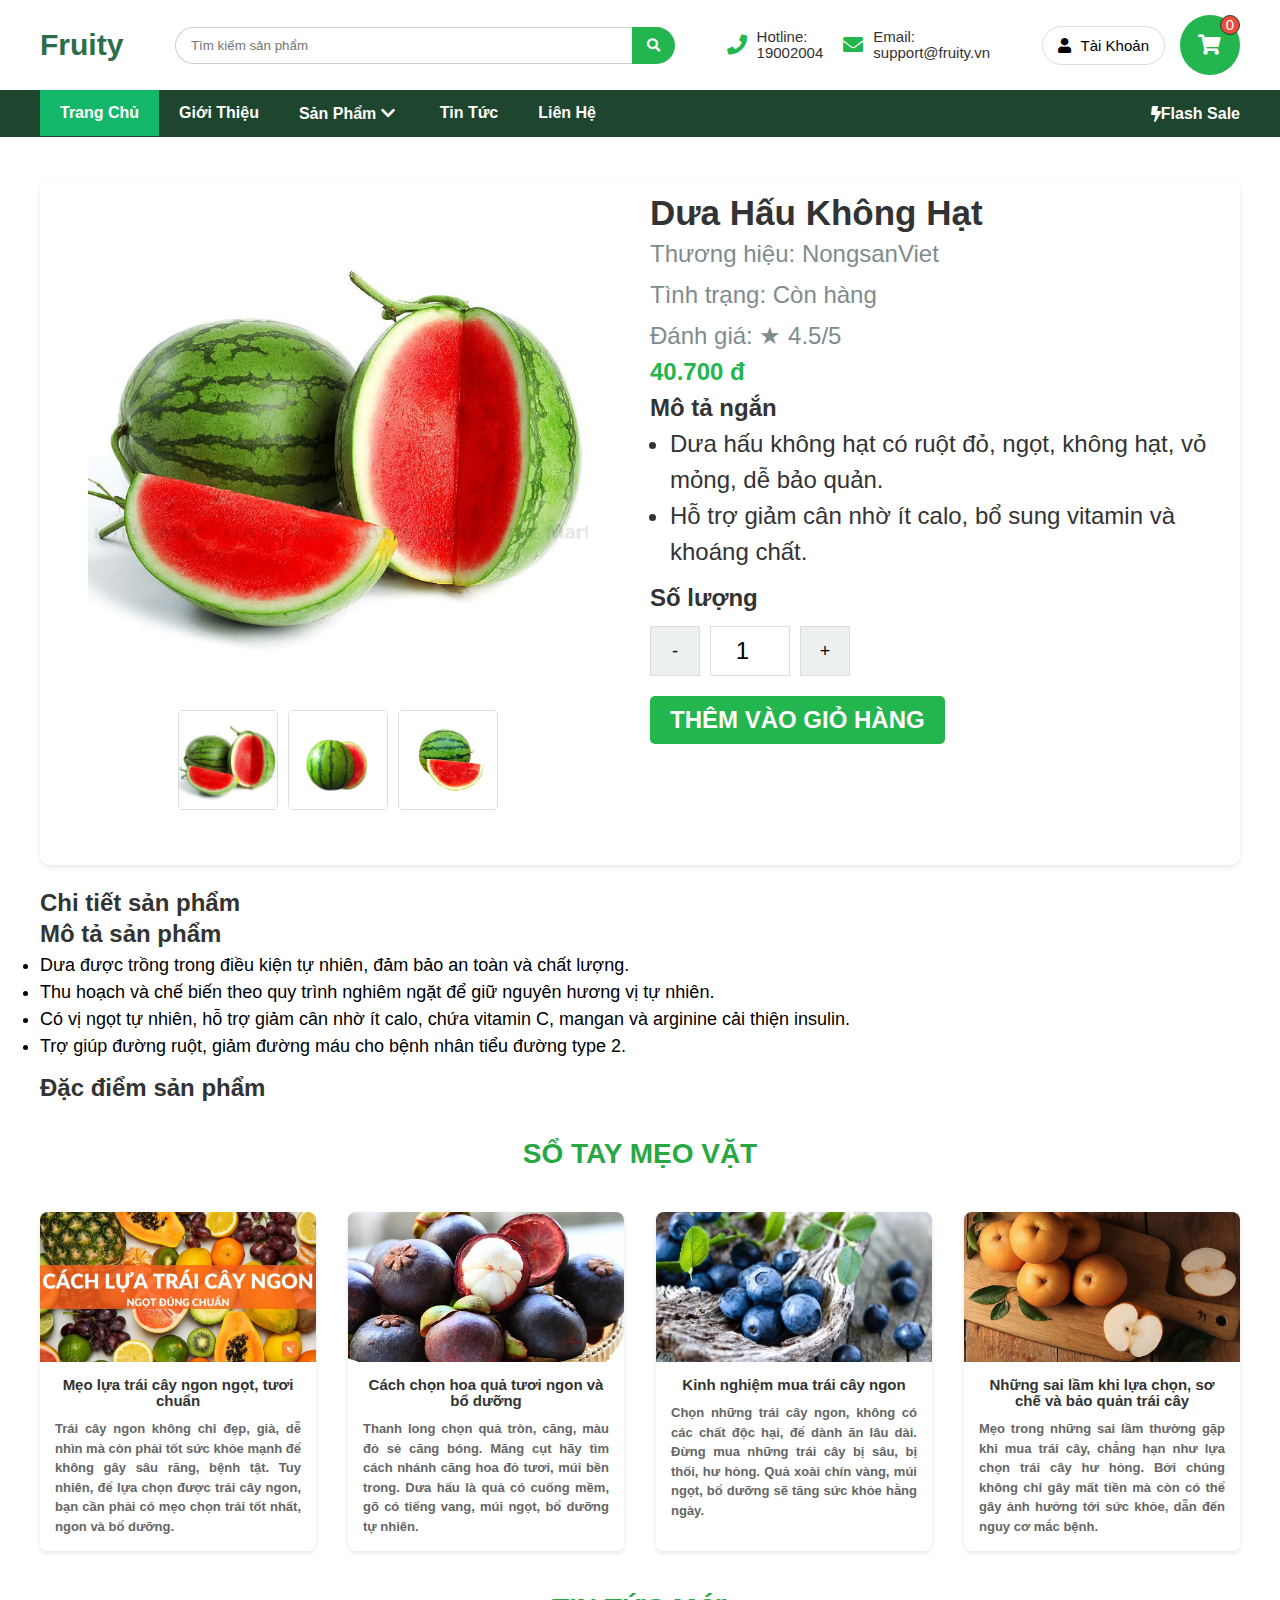
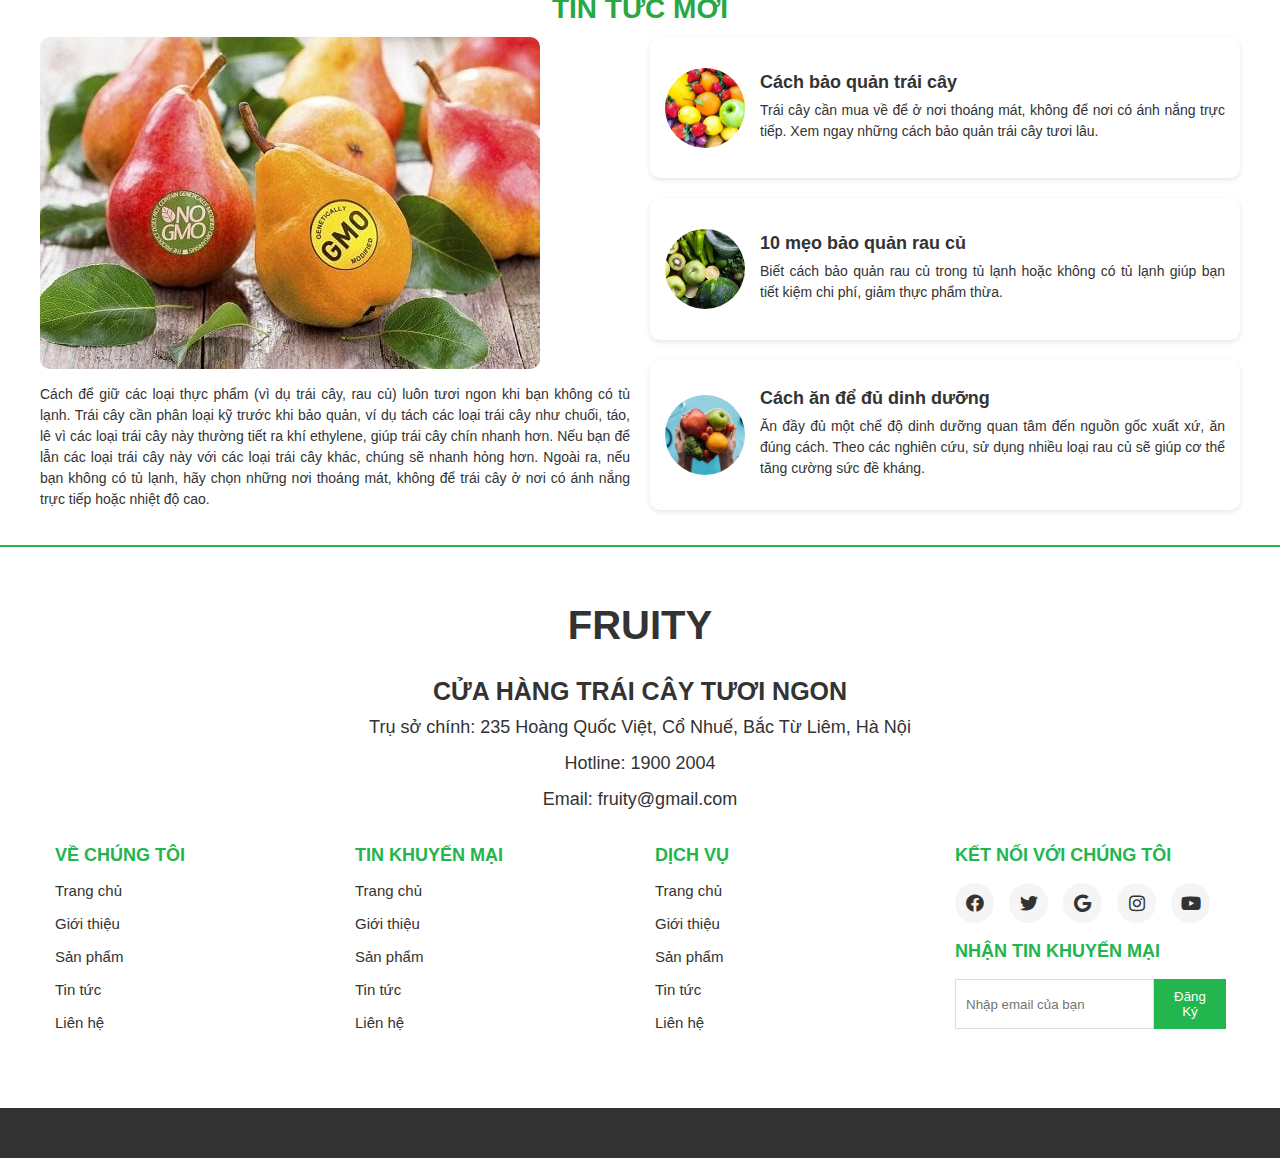
<file: hauhau.html>
<!DOCTYPE html>
<html lang="vi">
<head>
    <meta charset="UTF-8">
    <meta name="viewport" content="width=device-width, initial-scale=1.0">
    <title>Dưa Hấu Không Hạt - NongsanViet</title>
    <link rel="stylesheet" href="/assets/css/hauhau.css">
    <link rel="stylesheet" href="/assets/css/base.css">
    <link rel="stylesheet" href="/assets/fontawesome-free-5.15.4-web/css/all.min.css">
    <link rel="stylesheet" href="/assets/fontawesome-free-5.15.4-web/js/all.min.js">
</head>
<body>
    <header class="header">
            <div class="container header-content">
                <a href="index.html" class="logo">Fruity</a>

                <div class="search-bar">
                    <input type="text" class="search-input" placeholder="Tìm kiếm sản phẩm">
                    <button class="search-btn">
                        <i class="fas fa-search"></i>
                    </button>
                </div>

                <!-- liên hệ -->
                <div class="contact-info">
                    <div class="contact-item">
                        <i class="fas fa-phone contact-icon"></i>
                        <div>
                            <div>Hotline:</div>
                            <div>19002004</div>
                        </div>
                    </div>

                    <div class="contact-item">
                        <i class="fas fa-envelope contact-icon"></i>
                        <div>
                            <div>Email:</div>
                            <div>support@fruity.vn</div>
                        </div>
                    </div>
                </div>

                <!-- tài khoản -->
                <div class="user-actions">
                   <div class="account-dropdown">
                        <button class="account-button">
                            <i class="fas fa-user"></i>
                            Tài Khoản
                        </button>
                        <div class="dropdown-menu">
                            <a href="#" class="account-item">Đăng Nhập</a>
                            <a href="#" class="account-item">Đăng Ký</a>
                       </div>
                   </div>

                   <!-- giỏ hàng -->
                    <a href="#" class="cart-btn">
                        <i class="fas fa-shopping-cart"></i>
                        <span class="cart-count">0</span>
                    </a>
                </div>
            </div>
        </header>

        <!-- navbar -->
        <div class="navbar-wrapper">
            <div class="navbar" id="navbar">
                <div class="container">
                    <ul class="nav-menu">
                        <li class="nav-item">
                            <a href="index.html" class="nav-links active">Trang Chủ</a>
                        </li>
                        <li class="nav-item">
                            <a href="#" class="nav-links">Giới Thiệu</a>
                        </li>
                        <li class="nav-item">
                            <a href="#" class="nav-links dropdown-toggle">Sản Phẩm <i class="fas fa-chevron-down"></i></a>
                            <div class="nav-dropdown">
                                <a href="#" class="dropdown-item">Trái Cây</a>
                                <a href="#" class="dropdown-item">Trái Cây Việt</a>
                                <a href="#" class="dropdown-item">Trái Cây Nhập Khẩu</a>
                                <a href="#" class="dropdown-item">Trái Cây Khô</a>
                            </div>
                        </li>
                        <li class="nav-item">
                            <a href="#" class="nav-links">Tin Tức</a>
                        </li>
                        <li class="nav-item">
                            <a href="#" class="nav-links">Liên Hệ</a>
                        </li>
    
                        <div class="flash-sale">
                            <i class="fas fa-bolt"></i>
                            Flash Sale
                        </div>
                    </ul>
                </div>
            </div>
        </div>


    <div class="container">
        <div class="product-header">
            <div class="product-image">
                <img src="assets/img/duahau1 (1).png" alt="Dưa hấu không hạt 2.2kg - NongsanViet" class="main-image">
                <div class="thumbnail-gallery">
                    <img src="/assets/img/duahau1 (1).png" alt="Dưa hấu không hạt - Thumbnail 1" class="thumbnail">
                    <img src="/assets/img/duahau1 (2).png" alt="Dưa hấu không hạt - Thumbnail 2" class="thumbnail">
                    <img src="/assets/img/duahau1 (3).png" alt="Dưa hấu không hạt - Thumbnail 3" class="thumbnail">
                </div>
            </div>
            <div class="product-info">
                <h1 class="product-title">Dưa Hấu Không Hạt</h1>
                <div class="product-meta">
                    <span class="product-brand">Thương hiệu: NongsanViet</span>
                    <span class="product-status">Tình trạng: Còn hàng</span>
                    <span class="product-rating">Đánh giá: ★ 4.5/5</span>
                </div>
                <div class="product-price">40.700 đ</div>
                <div class="short-description">
                    <h3>Mô tả ngắn</h3>
                    <ul>
                        <li>Dưa hấu không hạt có ruột đỏ, ngọt, không hạt, vỏ mỏng, dễ bảo quản.</li>
                        <li>Hỗ trợ giảm cân nhờ ít calo, bổ sung vitamin và khoáng chất.</li>
                    </ul>
                </div>
                <div class="quantity-section">
                    <h3>Số lượng</h3>
                    <div class="quantity-selector">
                        <button class="quantity-btn" onclick="updateQuantity(-1)">-</button>
                        <input type="number" class="quantity-input" value="1" min="1">
                        <button class="quantity-btn" onclick="updateQuantity(1)">+</button>
                    </div>
                </div>
                <button class="add-to-cart">THÊM VÀO GIỎ HÀNG</button>
            </div>
        </div>
        <div class="product-details">
            <h2 class="section-title">Chi tiết sản phẩm</h2>
            <div class="toggle-sections">
                <h3 class="toggle-title" onclick="toggleSection('description-content')">Mô tả sản phẩm</h3>
                <div id="description-content" class="toggle-content" style="display: block;">
                    <ul>
                        <li>Dưa được trồng trong điều kiện tự nhiên, đảm bảo an toàn và chất lượng.</li>
                        <li>Thu hoạch và chế biến theo quy trình nghiêm ngặt để giữ nguyên hương vị tự nhiên.</li>
                        <li>Có vị ngọt tự nhiên, hỗ trợ giảm cân nhờ ít calo, chứa vitamin C, mangan và arginine cải thiện insulin.</li>
                        <li>Trợ giúp đường ruột, giảm đường máu cho bệnh nhân tiểu đường type 2.</li>
                    </ul>
                </div>
                <h3 class="toggle-title" onclick="toggleSection('features-content')">Đặc điểm sản phẩm</h3>
                <div id="features-content" class="toggle-content">
                    <table class="product-specs">
                        <tr>
                            <td>Nhãn hiệu</td>
                            <td>NongsanViet</td>
                        </tr>
                        <tr>
                            <td>Nơi sản xuất</td>
                            <td>Việt Nam</td>
                        </tr>
                        <tr>
                            <td>Hạn sử dụng</td>
                            <td>Bảo quản lạnh được từ 5 - 7 ngày</td>
                        </tr>
                        <tr>
                            <td>Thông tin từ nhà sản xuất</td>
                            <td>Không sử dụng sản phẩm khi có dấu hiệu hỏng, mốc</td>
                        </tr>
                        <tr>
                            <td>Hướng dẫn bảo quản</td>
                            <td>Bảo quản ở nhiệt độ mát, thoáng mát</td>
                        </tr>
                        <tr>
                            <td>Hướng dẫn sử dụng</td>
                            <td>Rửa sạch, ăn trực tiếp, ép nước hoặc làm sinh tố</td>
                        </tr>
                    </table>
                </div>
            </div>
        </div>
    </div>
    <script>
        function updateQuantity(change) {
            const input = document.querySelector('.quantity-input');
            let value = parseInt(input.value);
            value += change;
            if (value < 1) value = 1;
            input.value = value;
        }
        function toggleSection(sectionId) {
            const sections = document.querySelectorAll('.toggle-content');
            sections.forEach(section => {
                if (section.id === sectionId) {
                    section.style.display = (section.style.display === 'none' || section.style.display === '') ? 'block' : 'none';
                } else {
                    section.style.display = 'none';
                }
            });
        }
        // Hiển thị mặc định mục "Mô tả sản phẩm" khi tải trang
        window.onload = function() {
            document.getElementById('description-content').style.display = 'block';
        };
    </script>

    <div class="container">
        <div class="Sotay">
            <h1>SỔ TAY MẸO VẶT<h1>
                <div class="content">
                    <div class="card">
                        <a href="#">
                            <img src="/assets/img/mv1.png" alt="Hinh trai cay">
                            <div class="card-content">
                                <h3 class="card-title">Mẹo lựa trái cây ngon ngọt, tươi chuẩn</h3>
                            <p class="card-text">
                                Trái cây ngon không chỉ đẹp, già, dễ nhìn mà còn phải tốt sức khỏe mạnh để không gây sâu răng, bệnh tật. Tuy nhiên, để lựa chọn được trái cây ngon, bạn cần phải có mẹo chọn trái tốt nhất, ngon và bổ dưỡng.
                            </p>
                            </div>
                        </a>
                    </div>

                    <div class="card">
                        <a href="#">
                            <img src="/assets/img/mv2.png" alt="Hinh qua tuoi">
                            <div class="card-content">
                                <h3 class="card-title">Cách chọn hoa quả tươi ngon và bổ dưỡng</h3>
                            <p class="card-text">
                                Thanh long chọn quả tròn, căng, màu đỏ sẻ căng bóng. Măng cụt hãy tìm cách nhánh căng hoa đỏ tươi, múi bền trong. Dưa hấu là quả có cuống mềm, gõ có tiếng vang, múi ngọt, bổ dưỡng tự nhiên.
                            </p>
                            </div>
                        </a>
                    </div>
                    <div class="card">
                        <a href="#">
                            <img src="/assets/img/mv3.png" alt="Hinh mua trai cay">
                            <div class="card-content">
                                <h3 class="card-title">Kinh nghiệm mua trái cây ngon</h3>
                            <p class="card-text">
                                Chọn những trái cây ngon, không có các chất độc hại, để dành ăn lâu dài. Đừng mua những trái cây bị sâu, bị thối, hư hỏng. Quả xoài chín vàng, múi ngọt, bổ dưỡng sẽ tăng sức khỏe hằng ngày.
                            </p>
                            </div>
                        </a>
                    </div>
                    <div class="card">
                        <a href="#">
                            <img src="/assets/img/mv4.png" alt="Hinh sai lam">
                            <div class="card-content">
                                <h3 class="card-title">Những sai lầm khi lựa chọn, sơ chế và bảo quản trái cây</h3>
                            <p class="card-text">
                                Mẹo trong những sai lầm thường gặp khi mua trái cây, chẳng hạn như lựa chọn trái cây hư hỏng. Bởi chúng không chỉ gây mất tiền mà còn có thể gây ảnh hưởng tới sức khỏe, dẫn đến nguy cơ mắc bệnh.
                            </p>
                            </div>
                        </a>
                    </div>
                </div>
        </div>

        <!-- Tin tức -->
        <div class="tintuc">
            <h1>TIN TỨC MỚI</h1>
            <div class="content">
                <div class="main-image-section">
                    <a href="#">
                        <img src="/assets/img/tt1.png" alt="Main Image" class="main-image">
                        <p class="image-description">
                            Cách để giữ các loại thực phẩm (vì dụ trái cây, rau củ) luôn tươi ngon khi bạn không có tủ lạnh. Trái cây cần phân loại kỹ trước khi bảo quản, ví dụ tách các loại trái cây như chuối, táo, lê vì các loại trái cây này thường tiết ra khí ethylene, giúp trái cây chín nhanh hơn. Nếu bạn để lẫn các loại trái cây này với các loại trái cây khác, chúng sẽ nhanh hỏng hơn. Ngoài ra, nếu bạn không có tủ lạnh, hãy chọn những nơi thoáng mát, không để trái cây ở nơi có ánh nắng trực tiếp hoặc nhiệt độ cao.
                        </p>
                    </a>
                </div>                                                                                                                                                                                                                                  
                
                <div class="info-sections">
                        <a href="#" class="info-box">
                            <img src="/assets/img/tt2.png" alt="Info Image 1">
                            <div>
                                <h3>Cách bảo quản trái cây</h3>
                                <p>
                                    Trái cây cần mua về để ở nơi thoáng mát, không để nơi có ánh nắng trực tiếp. Xem ngay những cách bảo quản trái cây tươi lâu.
                                </p>
                            </div>
                        </a>
                
                        <a href="#" class="info-box">
                            <img src="/assets/img/tt3.png" alt="Info Image 2">
                            <div>
                                <h3>10 mẹo bảo quản rau củ</h3>
                                <p>
                                    Biết cách bảo quản rau củ trong tủ lạnh hoặc không có tủ lạnh giúp bạn tiết kiệm chi phí, giảm thực phẩm thừa.
                                </p>
                            </div>
                        </a>
                    
                        <a href="#" class="info-box">
                            <img src="/assets/img/tt4.png" alt="Info Image 3">
                            <div>
                                <h3>Cách ăn để đủ dinh dưỡng</h3>
                                <p>
                                    Ăn đầy đủ một chế độ dinh dưỡng quan tâm đến nguồn gốc xuất xứ, ăn đúng cách. Theo các nghiên cứu, sử dụng nhiều loại rau củ sẽ giúp cơ thể tăng cường sức đề kháng.
                                </p>
                            </div>
                        </a>
                </div>
            </div>
        </div>
    </div>

<div class="hr"></div>

    <!-- footer -->
    <footer class="footer">
        <div class="container">
            <div class="footer-header">
                <h1>FRUITY</h1>
                <p>CỬA HÀNG TRÁI CÂY TƯƠI NGON</p>
                <p class="contact">Trụ sở chính: 235 Hoàng Quốc Việt, Cổ Nhuế, Bắc Từ Liêm, Hà Nội</p>
                <p class="contact">Hotline: <a href="#">1900 2004</a></p>
                <p class="contact">Email: <a href="#">fruity@gmail.com</a></p>
            </div>

            <!-- thông tin -->
             <div class="footer-content">
                <div class="footer-column">
                    <h3>
                        VỀ CHÚNG TÔI
                    </h3>
                    <ul>
                        <li><a href="index.html">Trang chủ</a></li>
                        <li><a href="#">Giới thiệu</a></li>
                        <li><a href="#">Sản phẩm</a></li>
                        <li><a href="#">Tin tức</a></li>
                        <li><a href="#">Liên hệ</a></li>
                    </ul>
                </div>

                <div class="footer-column">
                    <h3>
                        TIN KHUYẾN MẠI
                    </h3>
                    <ul>
                        <li><a href="index.html">Trang chủ</a></li>
                        <li><a href="#">Giới thiệu</a></li>
                        <li><a href="#">Sản phẩm</a></li>
                        <li><a href="#">Tin tức</a></li>
                        <li><a href="#">Liên hệ</a></li>
                    </ul>
                </div>

                <div class="footer-column">
                    <h3>
                        DỊCH VỤ
                    </h3>
                    <ul>
                        <li><a href="index.html">Trang chủ</a></li>
                        <li><a href="#">Giới thiệu</a></li>
                        <li><a href="#">Sản phẩm</a></li>
                        <li><a href="#">Tin tức</a></li>
                        <li><a href="#">Liên hệ</a></li>
                    </ul>
                </div>

                <!-- kết nối  -->
                <div class="footer-column">
                    <h3>KẾT NỐI VỚI CHÚNG TÔI</h3>
                    <div class="social-icons">
                        <a href="#" class="social-icon">
                            <i class="fab fa-facebook"></i>
                        </a>
                        <a href="#" class="social-icon">
                            <i class="fab fa-twitter"></i>
                        </a>
                        <a href="#" class="social-icon">
                            <i class="fab fa-google"></i>
                        </a>
                        <a href="#" class="social-icon">
                            <i class="fab fa-instagram"></i>
                        </a>
                        <a href="#" class="social-icon">
                            <i class="fab fa-youtube"></i>
                        </a>
                    </div>

                    <div class="newsletter"></div>
                    <h3>NHẬN TIN KHUYẾN MẠI</h3>
                    <div class="newsletter-form">
                        <input type="text" placeholder="Nhập email của bạn">
                        <button>Đăng Ký</button>
                    </div>
                </div>
             </div>
        </div>
     </footer>
     <div class="end"></div>

    <script src="/assets/js/main.js"></script>
</body>
</html>
</file>
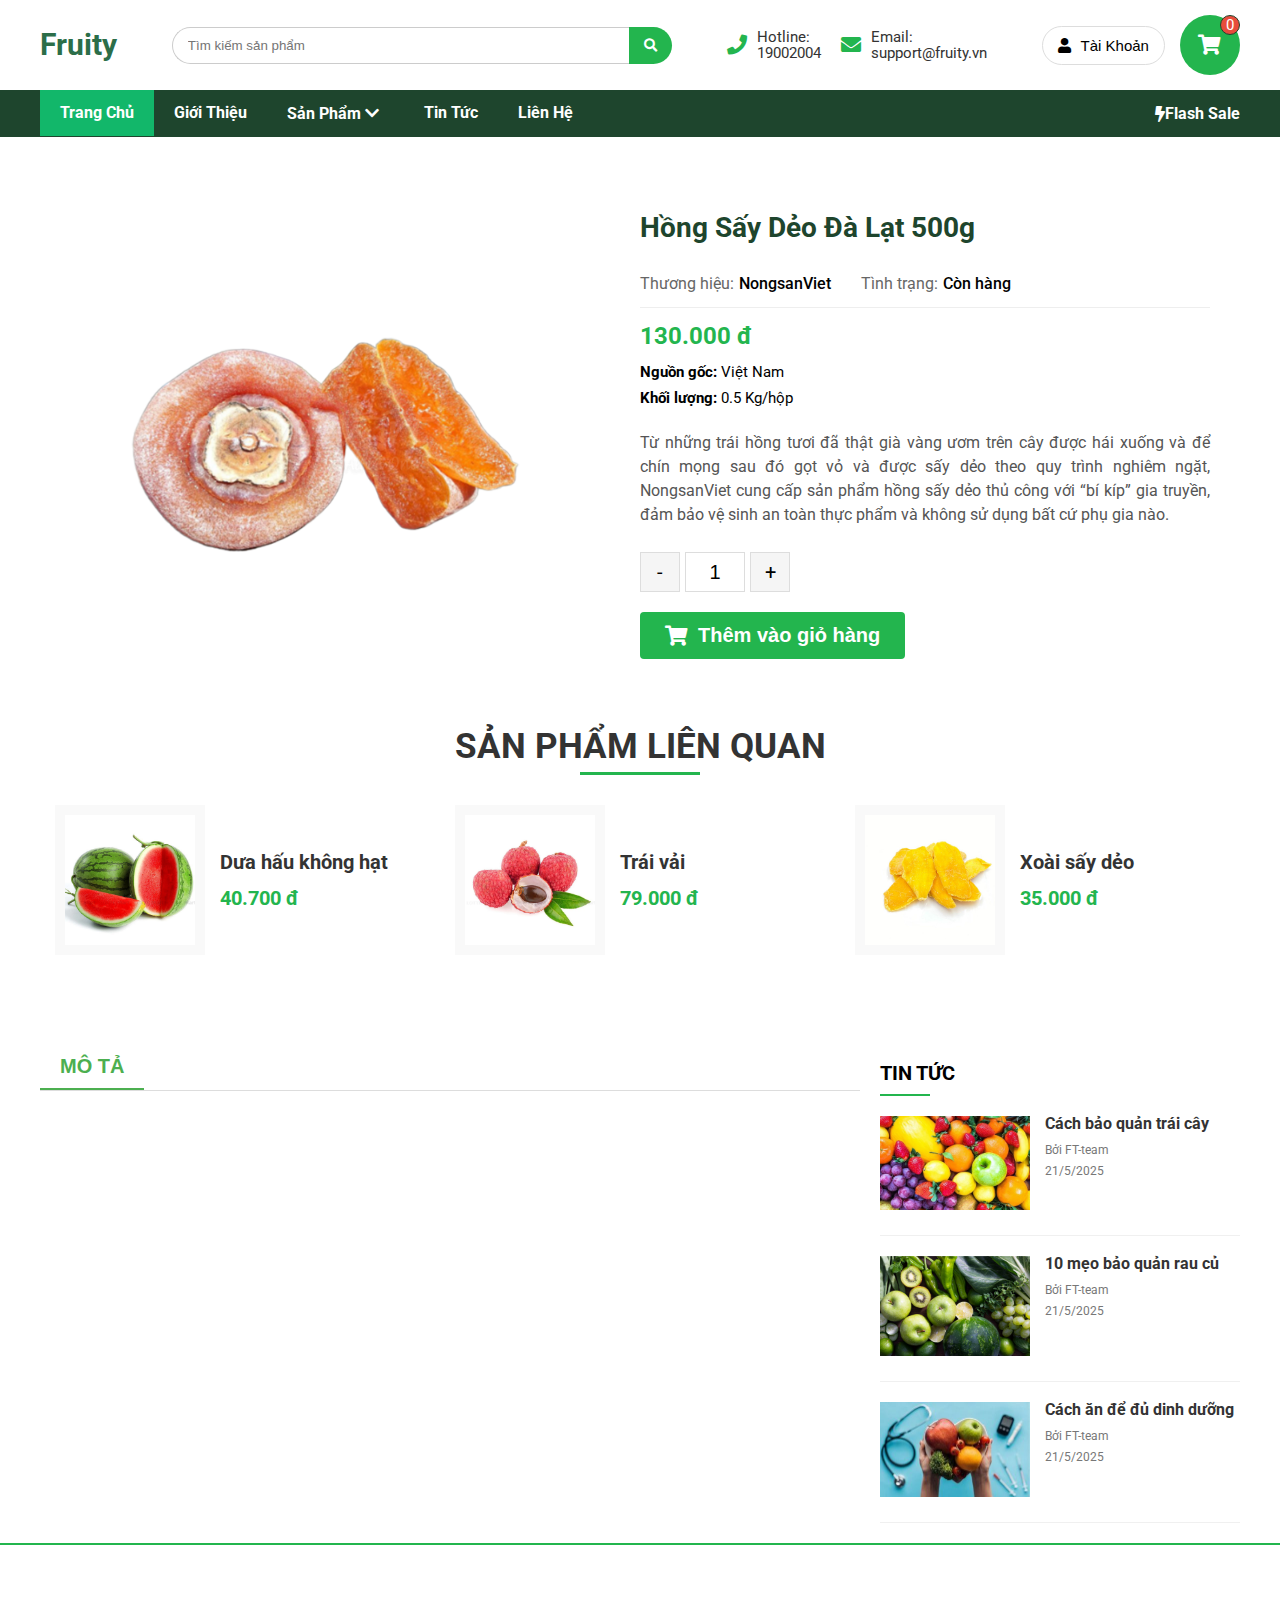
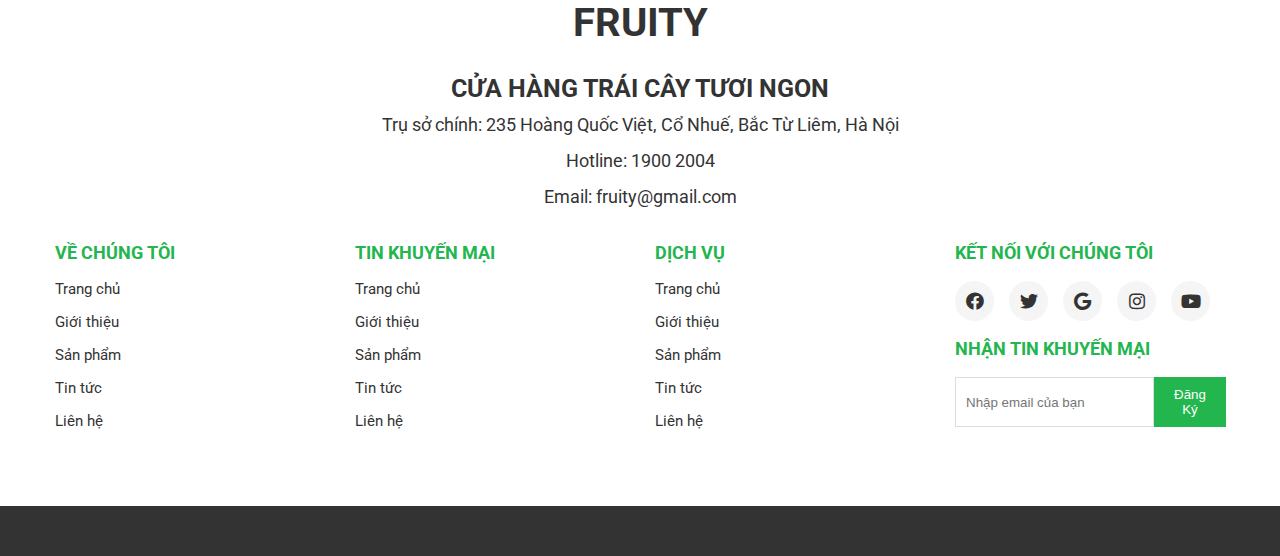
<file: hong.html>
<!DOCTYPE html>
<html lang="en">
<head>
    <meta charset="UTF-8">
    <meta name="viewport" content="width=device-width, initial-scale=1.0">
    <title>Hồng Sấy Dẻo Đà Lạt</title>
    <link rel="stylesheet" href="/assets/css/base.css">
    <link rel="stylesheet" href="/assets/css/hong.css">
    <link href="https://fonts.googleapis.com/css2?family=Roboto:ital,wght@0,100..900;1,100..900&display=swap" rel="stylesheet">
    <link rel="stylesheet" href="/assets/fontawesome-free-5.15.4-web/css/all.min.css">
    <link rel="stylesheet" href="/assets/fontawesome-free-5.15.4-web/js/all.min.js">
</head>
<body>
    <header class="header">
        <div class="container header-content">
            <a href="#" class="logo">Fruity</a>

            <div class="search-bar">
                <input type="text" class="search-input" placeholder="Tìm kiếm sản phẩm">
                <button class="search-btn">
                    <i class="fas fa-search"></i>
                </button>
            </div>

            <!-- liên hệ -->
            <div class="contact-info">
                <div class="contact-item">
                    <i class="fas fa-phone contact-icon"></i>
                    <div>
                        <div>Hotline:</div>
                        <div>19002004</div>
                    </div>
                </div>

                <div class="contact-item">
                    <i class="fas fa-envelope contact-icon"></i>
                    <div>
                        <div>Email:</div>
                        <div>support@fruity.vn</div>
                    </div>
                </div>
            </div>

            <!-- tài khoản -->
            <div class="user-actions">
               <div class="account-dropdown">
                    <button class="account-button">
                        <i class="fas fa-user"></i>
                        Tài Khoản
                    </button>
                    <div class="dropdown-menu">
                        <a href="#" class="account-item">Đăng Nhập</a>
                        <a href="#" class="account-item">Đăng Ký</a>
                   </div>
               </div>

               <!-- giỏ hàng -->
                <a href="#" class="cart-btn">
                    <i class="fas fa-shopping-cart"></i>
                    <span class="cart-count">0</span>
                </a>
            </div>
        </div>
    </header>

    <!-- navbar -->
    <div class="navbar-wrapper">
        <div class="navbar" id="navbar">
            <div class="container">
                <ul class="nav-menu">
                    <li class="nav-item">
                        <a href="#" class="nav-links active">Trang Chủ</a>
                    </li>
                    <li class="nav-item">
                        <a href="#" class="nav-links">Giới Thiệu</a>
                    </li>
                    <li class="nav-item">
                        <a href="#" class="nav-links dropdown-toggle">Sản Phẩm <i class="fas fa-chevron-down"></i></a>
                        <div class="nav-dropdown">
                            <a href="#" class="dropdown-item">Trái Cây</a>
                            <a href="#" class="dropdown-item">Trái Cây Việt</a>
                            <a href="#" class="dropdown-item">Trái Cây Nhập Khẩu</a>
                            <a href="#" class="dropdown-item">Trái Cây Khô</a>
                        </div>
                    </li>
                    <li class="nav-item">
                        <a href="#" class="nav-links">Tin Tức</a>
                    </li>
                    <li class="nav-item">
                        <a href="#" class="nav-links">Liên Hệ</a>
                    </li>

                    <div class="flash-sale">
                        <i class="fas fa-bolt"></i>
                        Flash Sale
                    </div>
                </ul>
            </div>
        </div>
    </div>

    <!-- thông tin sản phẩm -->
     <div class="container">
        <div class="product-section">
            <div class="product-image">
                <img src="/assets/img/hongsay1.png" alt="">
            </div>

            <div class="product-details">
                <h1 class="product-title">
                    Hồng Sấy Dẻo Đà Lạt 500g
                </h1>
                
                <div class="product-meta">
                    <div class="meta-item">
                        <span class="meta-label">Thương hiệu:</span>
                        <span class="meta-value">NongsanViet</span>
                    </div>
                    <div class="meta-item">
                        <span class="meta-label">Tình trạng:</span>
                        <span class="meta-value">Còn hàng</span>
                    </div>
                </div>
    
                <div class="product-price">
                    <span>130.000 đ</span>
                </div>
    
                <div class="product-info">
                    <div class="info-item">
                        <strong>Nguồn gốc:</strong> Việt Nam
                    </div>
                    <div class="info-item">
                        <strong>Khối lượng:</strong> 0.5 Kg/hộp
                    </div>
                </div>
    
                <div class="product-description">
                    <p>Từ những trái hồng tươi đã thật già vàng ươm trên cây được hái xuống và để chín mọng sau đó gọt vỏ và được sấy dẻo theo quy trình nghiêm ngặt, 
                        NongsanViet cung cấp sản phẩm hồng sấy dẻo thủ công với “bí kíp” gia truyền, đảm bảo vệ sinh an toàn thực phẩm và không sử dụng bất cứ phụ gia nào.
                    </p>
                </div>
    
                <div class="quantity-control">
                    <div class="quantity-btn decrease">-</div>
                    <input type="text" class="quantity-input" id="quantity" value="1" readonly>
                    <div class="quantity-btn increase">+</div>
                </div>
    
                <button class="add-to-cart-btn">
                    <i class="fas fa-shopping-cart"></i>
                    Thêm vào giỏ hàng
                </button>
            </div>
         </div>
     </div>
     

    <!-- thông tin thêm -->
    <div class="container">
        <h1 class="extra">SẢN PHẨM LIÊN QUAN</h1>

    <div class="extra-products">
        <a href="http://127.0.0.1:5500/hauhau.html" class="extra-product">
            <div class="extra-product-image">
                <img src="/assets/img/duahau1 (1).png" alt="">
            </div>
            <div class="extra-product-details">
                <div class="extra-product-name">Dưa hấu không hạt</div>
            <div class="extra-product-price">40.700 đ</div>
            </div>
        </a>
        
        <a href="http://127.0.0.1:5500/vai.html" class="extra-product">
            <div class="extra-product-image">
                <img src="/assets/img/vải1.webp" alt="">
            </div>
            <div class="extra-product-details">
                <div class="extra-product-name">Trái vải</div>
                <div class="extra-product-price">79.000 đ</div>
            </div>
        </a>

        <a href="http://127.0.0.1:5500/xoai.html" class="extra-product">
            <div class="extra-product-image">
                <img src="/assets/img/xoaisay2.jpg" alt="">
            </div>
            <div class="extra-product-details">
                <div class="extra-product-name">Xoài sấy dẻo</div>
                <div class="extra-product-price">35.000 đ</div>
            </div>
        </a>
    </div>

    <!-- mô tả và tin tức -->
    <div class="main-content">
        <div class="left-content">
            <div class="tab-container">
                <div class="tab-buttons">
                    <button class="tab-button active">MÔ TẢ</button>
                </div>

                <!-- mô tả -->
                <div class="tab-content">
                    <p>
                        Hồng sấy dẻo là một trong những loại đặc sản đặc biệt của Đà Lạt. Đặc biệt bởi vị ngon, ngọt đậm của mật hồng, dẻo, quánh và hương thơm lừng từ hồng dẻo mang lại,
                        để cho ra lò những miếng hồng đỏ thẫm đẹp mắt thì người sản xuất đã bỏ ra không ít công sức. Không những thế, đằng sau hồng sấy dẻo Đà Lạt cũng ẩn chứa một câu chuyện của riêng mình, 
                        người ta không chỉ tìm mua hồng dẻo để ăn mà còn là để thưởng thức, để cảm nhận hương vị của núi rừng Đà Lạt.
                    </p>

                    <div class="main-image">
                        <img src="/assets/img/hongsay3.jpg" alt="">
                    </div>
                    
                    <ul class="feature">Đặc điểm nổi bật:
                        <li>Mềm dẻo, thơm ngọt tự nhiên - Chế biến từ hồng chín cây, giữ nguyên vị ngọt thanh đặc trưng của Đà Lạt.</li>
                        <li>Màu cam đỏ bắt mắt - Quyến rũ nhờ quy trình sấy lạnh giữ màu sắc tươi tắn.</li>
                        <li>Giàu dinh dưỡng - Chứa vitamin A, C và chất xơ, tốt cho tiêu hóa và làn da.</li>
                        <li>Tiện lợi - Dẻo mềm, không dính tay, dễ dàng bảo quản và mang theo.</li>
                    </ul>
                </div>

            </div>
        </div>

        <!-- tin tức -->
        <div class="right-content">
            <div class="promotions">
                <h2>TIN TỨC</h2>

                <a href="#" class="promo-item">
                    <div class="promo-image">
                        <img src="/assets/img/tt2.png" alt="">
                    </div>
                    <div class="promo-info">
                        <h3>Cách bảo quản trái cây</h3>
                        <div class="author">Bởi FT-team</div>
                        <div class="date">21/5/2025</div>
                    </div>
                </a>

                <a href="#" class="promo-item">
                    <div class="promo-image">
                        <img src="/assets/img/tt3.png" alt="">
                    </div>
                    <div class="promo-info">
                        <h3>10 mẹo bảo quản rau củ</h3>
                        <div class="author">Bởi FT-team</div>
                        <div class="date">21/5/2025</div>
                    </div>
                </a>

                <a href="#" class="promo-item">
                    <div class="promo-image">
                        <img src="/assets/img/tt4.png" alt="">
                    </div>
                    <div class="promo-info">
                        <h3>Cách ăn để đủ dinh dưỡng</h3>
                        <div class="author">Bởi FT-team</div>
                        <div class="date">21/5/2025</div>
                    </div>
                </a>
            </div>
        </div>
    </div>
    </div>
    

    <div class="hr"></div>

    <!-- footer -->
    <footer class="footer">
        <div class="container">
            <div class="footer-header">
                <h1>FRUITY</h1>
                <p>CỬA HÀNG TRÁI CÂY TƯƠI NGON</p>
                <p class="contact">Trụ sở chính: 235 Hoàng Quốc Việt, Cổ Nhuế, Bắc Từ Liêm, Hà Nội</p>
                <p class="contact">Hotline: <a href="#">1900 2004</a></p>
                <p class="contact">Email: <a href="#">fruity@gmail.com</a></p>
            </div>

            <!-- thông tin -->
             <div class="footer-content">
                <div class="footer-column">
                    <h3>
                        VỀ CHÚNG TÔI
                    </h3>
                    <ul>
                        <li><a href="#">Trang chủ</a></li>
                        <li><a href="#">Giới thiệu</a></li>
                        <li><a href="#">Sản phẩm</a></li>
                        <li><a href="#">Tin tức</a></li>
                        <li><a href="#">Liên hệ</a></li>
                    </ul>
                </div>

                <div class="footer-column">
                    <h3>
                        TIN KHUYẾN MẠI
                    </h3>
                    <ul>
                        <li><a href="#">Trang chủ</a></li>
                        <li><a href="#">Giới thiệu</a></li>
                        <li><a href="#">Sản phẩm</a></li>
                        <li><a href="#">Tin tức</a></li>
                        <li><a href="#">Liên hệ</a></li>
                    </ul>
                </div>

                <div class="footer-column">
                    <h3>
                        DỊCH VỤ
                    </h3>
                    <ul>
                        <li><a href="#">Trang chủ</a></li>
                        <li><a href="#">Giới thiệu</a></li>
                        <li><a href="#">Sản phẩm</a></li>
                        <li><a href="#">Tin tức</a></li>
                        <li><a href="#">Liên hệ</a></li>
                    </ul>
                </div>

                <!-- kết nối  -->
                <div class="footer-column">
                    <h3>KẾT NỐI VỚI CHÚNG TÔI</h3>
                    <div class="social-icons">
                        <a href="#" class="social-icon">
                            <i class="fab fa-facebook"></i>
                        </a>
                        <a href="#" class="social-icon">
                            <i class="fab fa-twitter"></i>
                        </a>
                        <a href="#" class="social-icon">
                            <i class="fab fa-google"></i>
                        </a>
                        <a href="#" class="social-icon">
                            <i class="fab fa-instagram"></i>
                        </a>
                        <a href="#" class="social-icon">
                            <i class="fab fa-youtube"></i>
                        </a>
                    </div>

                    <div class="newsletter"></div>
                    <h3>NHẬN TIN KHUYẾN MẠI</h3>
                    <div class="newsletter-form">
                        <input type="text" placeholder="Nhập email của bạn">
                        <button>Đăng Ký</button>
                    </div>
                </div>
             </div>
        </div>
    </footer>
    <div class="end"></div>
    
    <script src="/assets/js/main.js"></script>
</body>
</html>
</file>
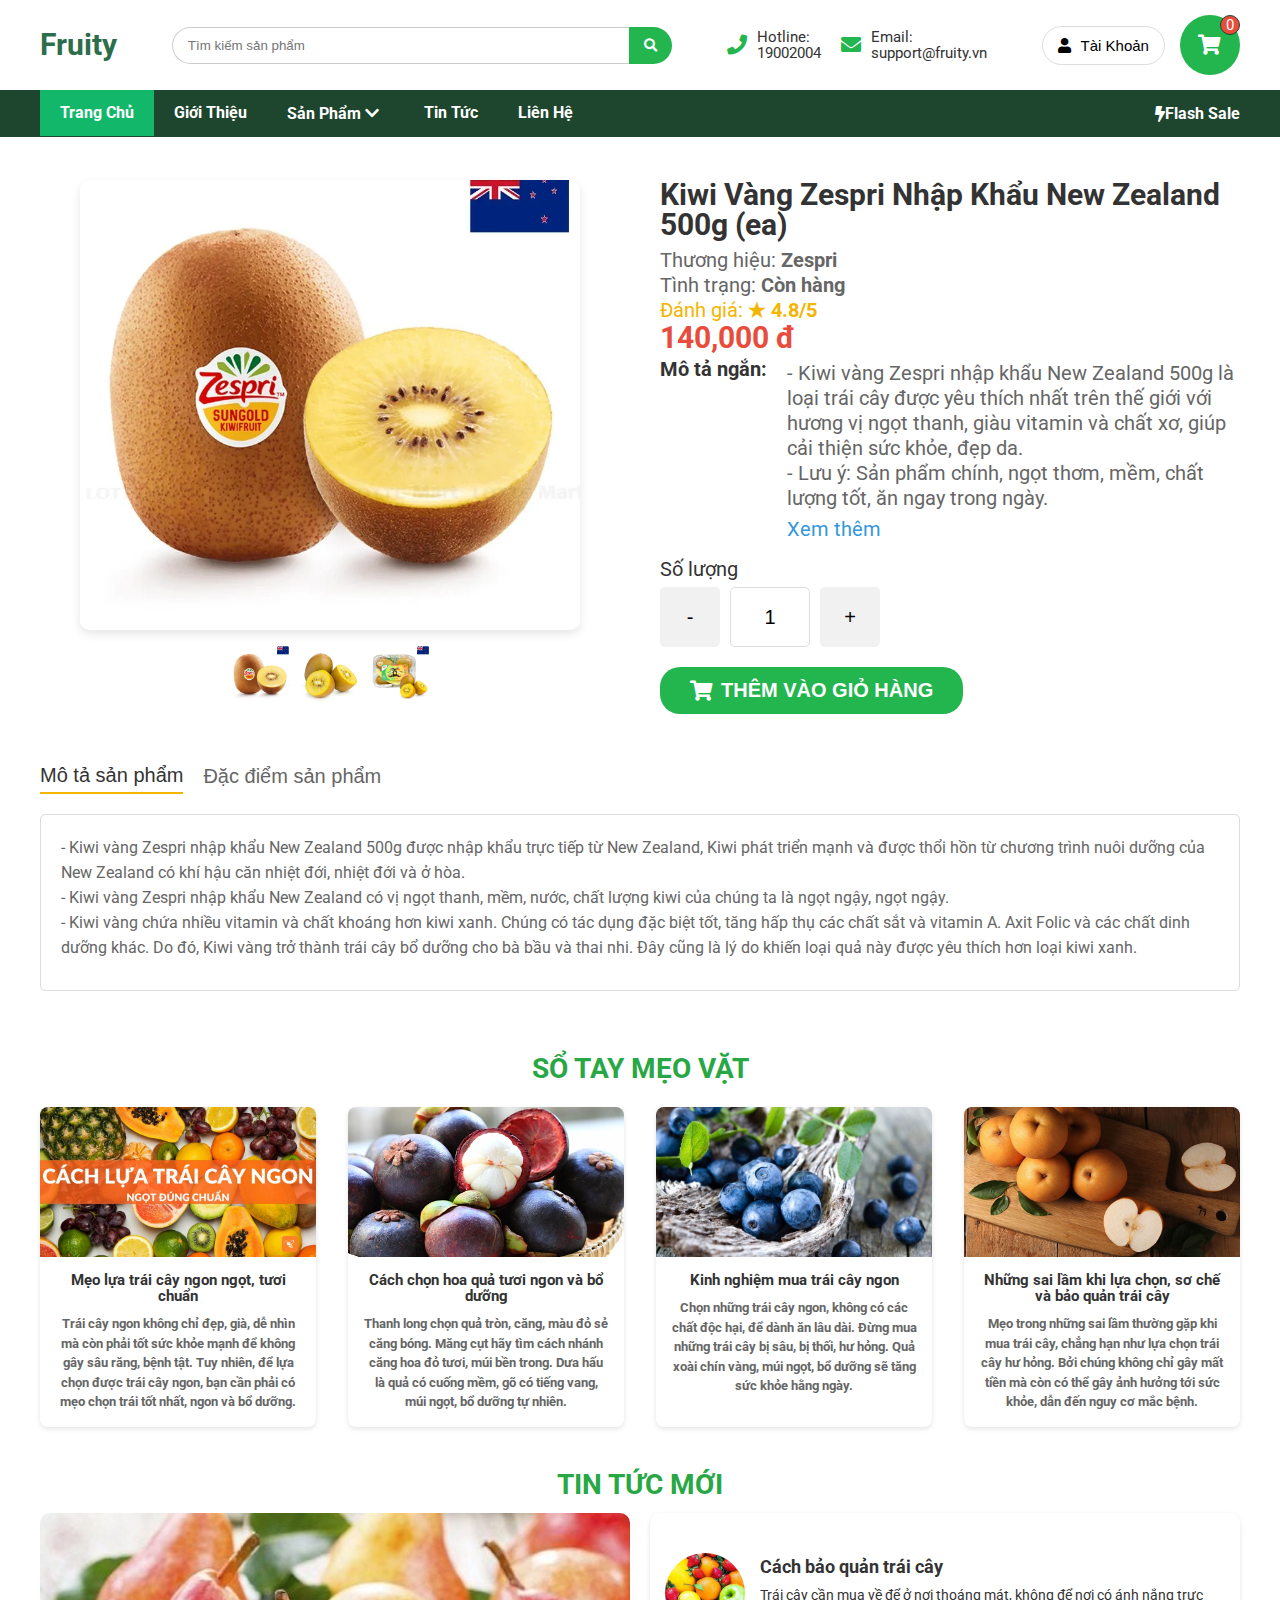
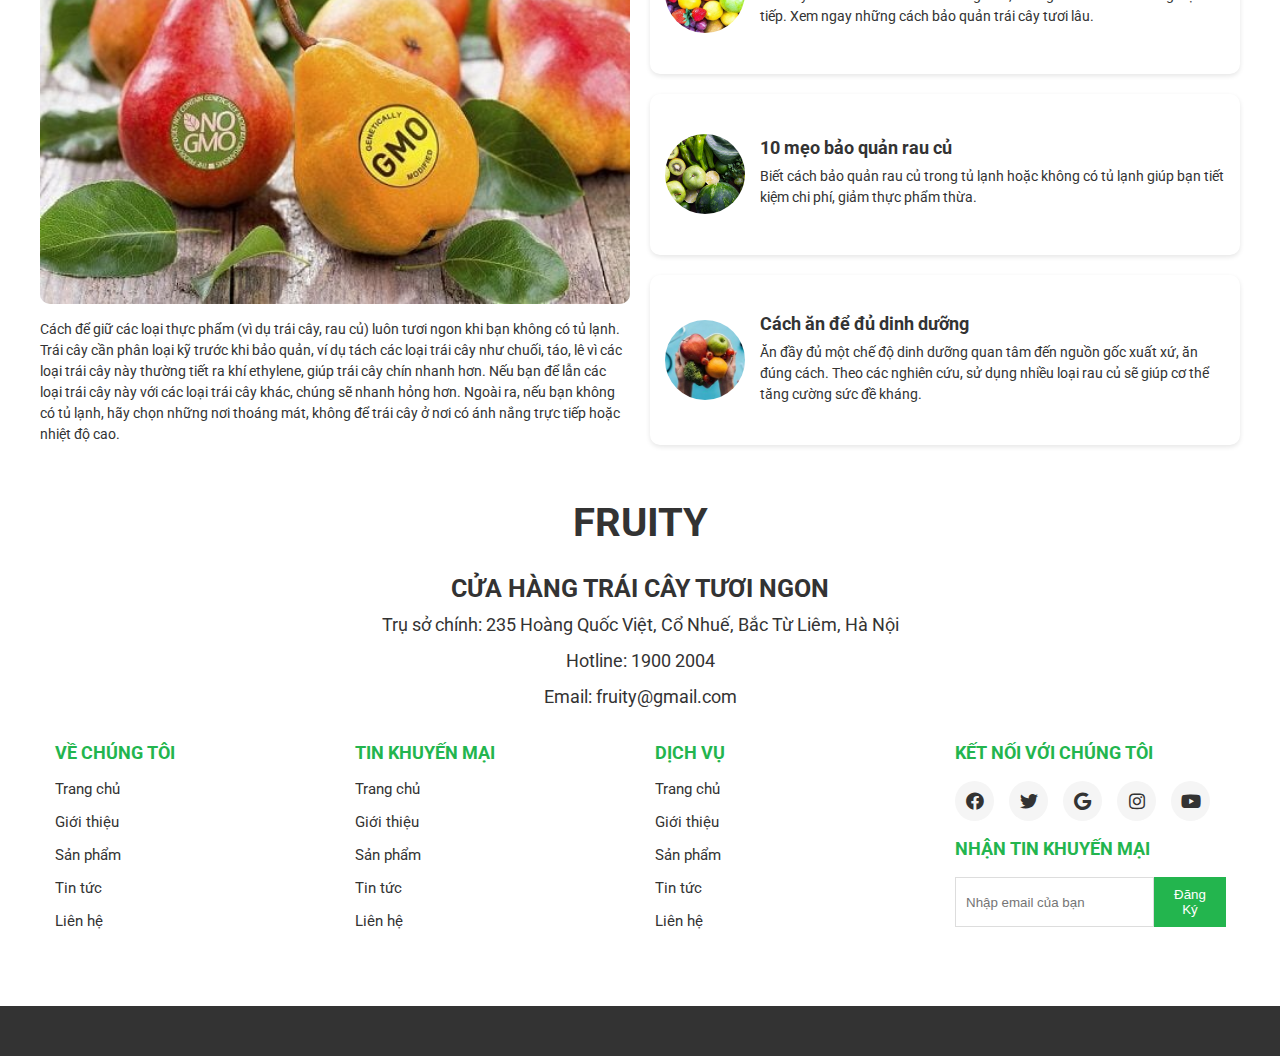
<file: kiwi.html>
<!DOCTYPE html>
<html lang="vi">
<head>
    <meta charset="UTF-8">
    <meta name="viewport" content="width=device-width, initial-scale=1.0">
    <title>Kiwi Vàng Zespri</title>
    <link rel="stylesheet" href="/assets/css/kiwi.css">
    <link rel="stylesheet" href="/assets/css/base.css">
    <link href="https://fonts.googleapis.com/css2?family=Roboto:ital,wght@0,100..900;1,100..900&display=swap" rel="stylesheet">
    <link rel="stylesheet" href="/assets/fontawesome-free-5.15.4-web/css/all.min.css">
    <link rel="stylesheet" href="/assets/fontawesome-free-5.15.4-web/js/all.min.js">
</head>
<body>
    <!-- header -->
    <header class="header">
        <div class="container header-content">
            <a href="#" class="logo">Fruity</a>

            <div class="search-bar">
                <input type="text" class="search-input" placeholder="Tìm kiếm sản phẩm">
                <button class="search-btn">
                    <i class="fas fa-search"></i>
                </button>
            </div>

            <!-- liên hệ -->
            <div class="contact-info">
                <div class="contact-item">
                    <i class="fas fa-phone contact-icon"></i>
                    <div>
                        <div>Hotline:</div>
                        <div>19002004</div>
                    </div>
                </div>

                <div class="contact-item">
                    <i class="fas fa-envelope contact-icon"></i>
                    <div>
                        <div>Email:</div>
                        <div>support@fruity.vn</div>
                    </div>
                </div>
            </div>

            <!-- tài khoản -->
            <div class="user-actions">
               <div class="account-dropdown">
                    <button class="account-button">
                        <i class="fas fa-user"></i>
                        Tài Khoản
                    </button>
                    <div class="dropdown-menu">
                        <a href="#" class="account-item">Đăng Nhập</a>
                        <a href="#" class="account-item">Đăng Ký</a>
                   </div>
               </div>

               <!-- giỏ hàng -->
                <a href="#" class="cart-btn">
                    <i class="fas fa-shopping-cart"></i>
                    <span class="cart-count">0</span>
                </a>
            </div>
        </div>
    </header>

    <!-- navbar -->
    <div class="navbar-wrapper">
        <div class="navbar" id="navbar">
            <div class="container">
                <ul class="nav-menu">
                    <li class="nav-item">
                        <a href="#" class="nav-links active">Trang Chủ</a>
                    </li>
                    <li class="nav-item">
                        <a href="#" class="nav-links">Giới Thiệu</a>
                    </li>
                    <li class="nav-item">
                        <a href="#" class="nav-links dropdown-toggle">Sản Phẩm <i class="fas fa-chevron-down"></i></a>
                        <div class="nav-dropdown">
                            <a href="#" class="dropdown-item">Trái Cây</a>
                            <a href="#" class="dropdown-item">Trái Cây Việt</a>
                            <a href="#" class="dropdown-item">Trái Cây Nhập Khẩu</a>
                            <a href="#" class="dropdown-item">Trái Cây Khô</a>
                        </div>
                    </li>
                    <li class="nav-item">
                        <a href="#" class="nav-links">Tin Tức</a>
                    </li>
                    <li class="nav-item">
                        <a href="#" class="nav-links">Liên Hệ</a>
                    </li>

                    <div class="flash-sale">
                        <i class="fas fa-bolt"></i>
                        Flash Sale
                    </div>
                </ul>
            </div>
        </div>
    </div>
    
    <!-- thông tin sản phẩm -->
    <section class="product-detail">
        <div class="container">
            <div class="product-content">
                <!-- Hình ảnh sản phẩm -->
                <div class="product-images">
                    <div class="main-image-container">
                        <img src="/assets/img/kiwinzl.webp" alt="Kiwi Vàng Zespri" class="main-images" id="main-image">
                    </div>
                    <div class="thumbnail-images">
                        <img src="/assets/img/kiwinzl.webp" alt="Thumbnail 1" onclick="changeImage('/assets/img/kiwinzl.webp')">
                        <img src="/assets/img/kiwicatdoi.webp" alt="Thumbnail 2" onclick="changeImage('/assets/img/kiwicatdoi.webp')">
                        <img src="/assets/img/hopkiwi.webp" alt="Thumbnail 3" onclick="changeImage('/assets/img/hopkiwi.webp')">
                    </div>
                </div>

                <!-- Thông tin sản phẩm -->
                <div class="product-info">
                    <h1>Kiwi Vàng Zespri Nhập Khẩu New Zealand 500g (ea)</h1>
                    <p class="brand">Thương hiệu: <strong>Zespri</strong></p>
                    <p class="status">Tình trạng: <strong>Còn hàng</strong></p>
                    <div class="rating">
                        <span>Đánh giá: <strong>★ 4.8/5</strong></span>
                    </div>
                    <p class="price">140,000 đ</p>
                    <div class="description-wrapper">
                        <span class="description-label">Mô tả ngắn:</span>
                        <div class="description-content">
                            <p>
                                - Kiwi vàng Zespri nhập khẩu New Zealand 500g là loại trái cây được yêu thích nhất trên thế giới với hương vị ngọt thanh, giàu vitamin và chất xơ, giúp cải thiện sức khỏe, đẹp da.<br>
                                - Lưu ý: Sản phẩm chính, ngọt thơm, mềm, chất lượng tốt, ăn ngay trong ngày.
                            </p>
                            <a href="#product-tabs" class="view-more">Xem thêm</a>
                        </div>
                    </div>
                    <p class="quantity-label">Số lượng</p>
                    <div class="quantity">
                        <button onclick="decreaseQuantity()">-</button>
                        <input type="number" value="1" id="quantity" min="1" step="1" oninput="validateQuantity()" onblur="checkEmptyQuantity()">
                        <button onclick="increaseQuantity()">+</button>
                    </div>
                    <button class="add-to-cart"><i class="fas fa-shopping-cart"></i> THÊM VÀO GIỎ HÀNG</button>
                </div>
            </div>

            <!-- Tabs mô tả và đặc điểm -->
            <div class="product-tabs" id="product-tabs">
                <div class="tab-buttons">
                    <button class="tab-button active" onclick="showTab('description')">Mô tả sản phẩm</button>
                    <button class="tab-button" onclick="showTab('features')">Đặc điểm sản phẩm</button>
                </div>
                <div class="tab-content">
                    <div id="description" class="tab-pane active">
                        <p>
                            - Kiwi vàng Zespri nhập khẩu New Zealand 500g được nhập khẩu trực tiếp từ New Zealand, Kiwi phát triển mạnh và được thổi hồn từ chương trình nuôi dưỡng của New Zealand có khí hậu căn nhiệt đới, nhiệt đới và ở hòa.<br>
                            - Kiwi vàng Zespri nhập khẩu New Zealand có vị ngọt thanh, mềm, nước, chất lượng kiwi của chúng ta là ngọt ngậy, ngọt ngậy.<br>
                            - Kiwi vàng chứa nhiều vitamin và chất khoáng hơn kiwi xanh. Chúng có tác dụng đặc biệt tốt, tăng hấp thụ các chất sắt và vitamin A. Axit Folic và các chất dinh dưỡng khác. Do đó, Kiwi vàng trở thành trái cây bổ dưỡng cho bà bầu và thai nhi. Đây cũng là lý do khiến loại quả này được yêu thích hơn loại kiwi xanh.
                        </p>
                    </div>
                    <div id="features" class="tab-pane">
                        <table>
                            <tr>
                                <th>Nhãn hiệu</th>
                                <td>Zespri</td>
                            </tr>
                            <tr>
                                <th>Nơi sản xuất</th>
                                <td>New Zealand</td>
                            </tr>
                            <tr>
                                <th>Hạn sử dụng</th>
                                <td>Bảo quản lạnh được từ 10-14 ngày.</td>
                            </tr>
                            <tr>
                                <th>Thông tin từ nhà sản xuất</th>
                                <td>Quả kiwi vàng căng đầy để được căng ngọt. Những nếu để quả lâu, chúng sẽ bị xốp và lên men. Do đó, tốt nhất hãy ăn trước khi chúng quá chín.</td>
                            </tr>
                            <tr>
                                <th>Hướng dẫn bảo quản</th>
                                <td>Bảo quản Kiwi vàng trong tủ lạnh ở nhiệt độ từ 0 - 4°C để giữ được độ tươi ngon lâu hơn. Loại quả này nên ăn ngay trong ngày khi đã chín.</td>
                            </tr>
                            <tr>
                                <th>Hướng dẫn sử dụng</th>
                                <td>Ăn trực tiếp hoặc làm bánh, gato, kiwi, sữa chua kiwi, sinh tố kiwi...</td>
                            </tr>
                        </table>
                    </div>
                </div>
            </div>
        </div>
    </section>

    <!-- sổ tay và tin tức -->
    <div class="container">
        <!-- sổ tay -->
        <div class="Sotay">
            <h1>SỔ TAY MẸO VẶT<h1>
                <div class="content">
                    <div class="card">
                        <a href="#">
                            <img src="/assets/img/mv1.png" alt="Hinh trai cay">
                            <div class="card-content">
                                <h3 class="card-title">Mẹo lựa trái cây ngon ngọt, tươi chuẩn</h3>
                            <p class="card-text">
                                Trái cây ngon không chỉ đẹp, già, dễ nhìn mà còn phải tốt sức khỏe mạnh để không gây sâu răng, bệnh tật. Tuy nhiên, để lựa chọn được trái cây ngon, bạn cần phải có mẹo chọn trái tốt nhất, ngon và bổ dưỡng.
                            </p>
                            </div>
                        </a>
                    </div>

                    <div class="card">
                        <a href="#">
                            <img src="/assets/img/mv2.png" alt="Hinh qua tuoi">
                            <div class="card-content">
                                <h3 class="card-title">Cách chọn hoa quả tươi ngon và bổ dưỡng</h3>
                            <p class="card-text">
                                Thanh long chọn quả tròn, căng, màu đỏ sẻ căng bóng. Măng cụt hãy tìm cách nhánh căng hoa đỏ tươi, múi bền trong. Dưa hấu là quả có cuống mềm, gõ có tiếng vang, múi ngọt, bổ dưỡng tự nhiên.
                            </p>
                            </div>
                        </a>
                    </div>
                    <div class="card">
                        <a href="#">
                            <img src="/assets/img/mv3.png" alt="Hinh mua trai cay">
                            <div class="card-content">
                                <h3 class="card-title">Kinh nghiệm mua trái cây ngon</h3>
                            <p class="card-text">
                                Chọn những trái cây ngon, không có các chất độc hại, để dành ăn lâu dài. Đừng mua những trái cây bị sâu, bị thối, hư hỏng. Quả xoài chín vàng, múi ngọt, bổ dưỡng sẽ tăng sức khỏe hằng ngày.
                            </p>
                            </div>
                        </a>
                    </div>
                    <div class="card">
                        <a href="#">
                            <img src="/assets/img/mv4.png" alt="Hinh sai lam">
                            <div class="card-content">
                                <h3 class="card-title">Những sai lầm khi lựa chọn, sơ chế và bảo quản trái cây</h3>
                            <p class="card-text">
                                Mẹo trong những sai lầm thường gặp khi mua trái cây, chẳng hạn như lựa chọn trái cây hư hỏng. Bởi chúng không chỉ gây mất tiền mà còn có thể gây ảnh hưởng tới sức khỏe, dẫn đến nguy cơ mắc bệnh.
                            </p>
                            </div>
                        </a>
                    </div>
                </div>
        </div>
        

        <!-- Tin tức -->
        <div class="tintuc">
            <h1>TIN TỨC MỚI</h1>
            <div class="content">
                <div class="main-image-section">
                    <a href="#">
                        <img src="/assets/img/tt1.png" alt="Main Image" class="main-image">
                        <p class="image-description">
                            Cách để giữ các loại thực phẩm (vì dụ trái cây, rau củ) luôn tươi ngon khi bạn không có tủ lạnh. Trái cây cần phân loại kỹ trước khi bảo quản, ví dụ tách các loại trái cây như chuối, táo, lê vì các loại trái cây này thường tiết ra khí ethylene, giúp trái cây chín nhanh hơn. Nếu bạn để lẫn các loại trái cây này với các loại trái cây khác, chúng sẽ nhanh hỏng hơn. Ngoài ra, nếu bạn không có tủ lạnh, hãy chọn những nơi thoáng mát, không để trái cây ở nơi có ánh nắng trực tiếp hoặc nhiệt độ cao.
                        </p>
                    </a>
                </div>                                                                                                                                                                                                                                  
                
                <div class="info-sections">
                        <a href="#" class="info-box">
                            <img src="/assets/img/tt2.png" alt="Info Image 1">
                            <div>
                                <h3>Cách bảo quản trái cây</h3>
                                <p>
                                    Trái cây cần mua về để ở nơi thoáng mát, không để nơi có ánh nắng trực tiếp. Xem ngay những cách bảo quản trái cây tươi lâu.
                                </p>
                            </div>
                        </a>
                
                        <a href="#" class="info-box">
                            <img src="/assets/img/tt3.png" alt="Info Image 2">
                            <div>
                                <h3>10 mẹo bảo quản rau củ</h3>
                                <p>
                                    Biết cách bảo quản rau củ trong tủ lạnh hoặc không có tủ lạnh giúp bạn tiết kiệm chi phí, giảm thực phẩm thừa.
                                </p>
                            </div>
                        </a>
                    
                    
                        <a href="#" class="info-box">
                            <img src="/assets/img/tt4.png" alt="Info Image 3">
                            <div>
                                <h3>Cách ăn để đủ dinh dưỡng</h3>
                                <p>
                                    Ăn đầy đủ một chế độ dinh dưỡng quan tâm đến nguồn gốc xuất xứ, ăn đúng cách. Theo các nghiên cứu, sử dụng nhiều loại rau củ sẽ giúp cơ thể tăng cường sức đề kháng.
                                </p>
                            </div>
                        </a>
                    
                </div>
            </div>
        </div>
    </div>

    <!-- footer -->
    <footer class="footer">
        <div class="container">
            <div class="footer-header">
                <h1>FRUITY</h1>
                <p>CỬA HÀNG TRÁI CÂY TƯƠI NGON</p>
                <p class="contact">Trụ sở chính: 235 Hoàng Quốc Việt, Cổ Nhuế, Bắc Từ Liêm, Hà Nội</p>
                <p class="contact">Hotline: <a href="#">1900 2004</a></p>
                <p class="contact">Email: <a href="#">fruity@gmail.com</a></p>
            </div>

            <!-- thông tin -->
             <div class="footer-content">
                <div class="footer-column">
                    <h3>
                        VỀ CHÚNG TÔI
                    </h3>
                    <ul>
                        <li><a href="#">Trang chủ</a></li>
                        <li><a href="#">Giới thiệu</a></li>
                        <li><a href="#">Sản phẩm</a></li>
                        <li><a href="#">Tin tức</a></li>
                        <li><a href="#">Liên hệ</a></li>
                    </ul>
                </div>

                <div class="footer-column">
                    <h3>
                        TIN KHUYẾN MẠI
                    </h3>
                    <ul>
                        <li><a href="#">Trang chủ</a></li>
                        <li><a href="#">Giới thiệu</a></li>
                        <li><a href="#">Sản phẩm</a></li>
                        <li><a href="#">Tin tức</a></li>
                        <li><a href="#">Liên hệ</a></li>
                    </ul>
                </div>

                <div class="footer-column">
                    <h3>
                        DỊCH VỤ
                    </h3>
                    <ul>
                        <li><a href="#">Trang chủ</a></li>
                        <li><a href="#">Giới thiệu</a></li>
                        <li><a href="#">Sản phẩm</a></li>
                        <li><a href="#">Tin tức</a></li>
                        <li><a href="#">Liên hệ</a></li>
                    </ul>
                </div>

                <!-- kết nối  -->
                <div class="footer-column">
                    <h3>KẾT NỐI VỚI CHÚNG TÔI</h3>
                    <div class="social-icons">
                        <a href="#" class="social-icon">
                            <i class="fab fa-facebook"></i>
                        </a>
                        <a href="#" class="social-icon">
                            <i class="fab fa-twitter"></i>
                        </a>
                        <a href="#" class="social-icon">
                            <i class="fab fa-google"></i>
                        </a>
                        <a href="#" class="social-icon">
                            <i class="fab fa-instagram"></i>
                        </a>
                        <a href="#" class="social-icon">
                            <i class="fab fa-youtube"></i>
                        </a>
                    </div>

                    <div class="newsletter"></div>
                    <h3>NHẬN TIN KHUYẾN MẠI</h3>
                    <div class="newsletter-form">
                        <input type="text" placeholder="Nhập email của bạn">
                        <button>Đăng Ký</button>
                    </div>
                </div>
             </div>
        </div>
     </footer>
     <div class="end"></div>


    <script>
        document.addEventListener('DOMContentLoaded', function(){
    //lấy tham chiếu navbar và wrapper
    const navbar = document.getElementById('navbar');
    const navbarwrapper = document.querySelector('.navbar-wrapper');

    //lấy vị trí ban đầu của navbar
    const navbarOffset = navbarwrapper.offsetTop;

    function handleScroll(){
        if (window.pageYOffset >= navbarOffset){
            navbar.classList.add('fixed');
        }else{
            navbar.classList.remove('fixed');
        }
    }
    
    //thêm sự kiện cuộn để gọi hàm handleScroll
    window.addEventListener('scroll', handleScroll);

    //gọi hàm 1 laanf khi trang tải để kiểm tra vị trí bắt đầu
    handleScroll();
})
    </script>

    <script>
        function showTab(tabId) {
            document.querySelectorAll('.tab-pane').forEach(tab => {
                tab.classList.remove('active');
            });
            document.querySelectorAll('.tab-button').forEach(button => {
                button.classList.remove('active');
            });
            document.getElementById(tabId).classList.add('active');
            event.target.classList.add('active');
        }

        function increaseQuantity() {
            const quantity = document.getElementById('quantity');
            quantity.value = parseInt(quantity.value) + 1;
        }

        function decreaseQuantity() {
            const quantity = document.getElementById('quantity');
            if (parseInt(quantity.value) > 1) {
                quantity.value = parseInt(quantity.value) - 1;
            }
        }

        function validateQuantity() {
            const quantity = document.getElementById('quantity');
            let value = parseInt(quantity.value);
            if (isNaN(value) || value < 1) {
                quantity.value = ''; // Cho phép để trống tạm thời khi gõ
            } else {
                quantity.value = Math.floor(value); // Chỉ lấy số nguyên
            }
        }

        function checkEmptyQuantity() {
            const quantity = document.getElementById('quantity');
            if (quantity.value === '' || isNaN(parseInt(quantity.value)) || parseInt(quantity.value) < 1) {
                quantity.value = 1; // Đặt lại thành 1 nếu để trống hoặc không hợp lệ
            }
        }

        function changeImage(imageSrc) {
            const mainImage = document.getElementById('main-image');
            mainImage.src = imageSrc;
        }
    </script>
</body>
</html>
</file>
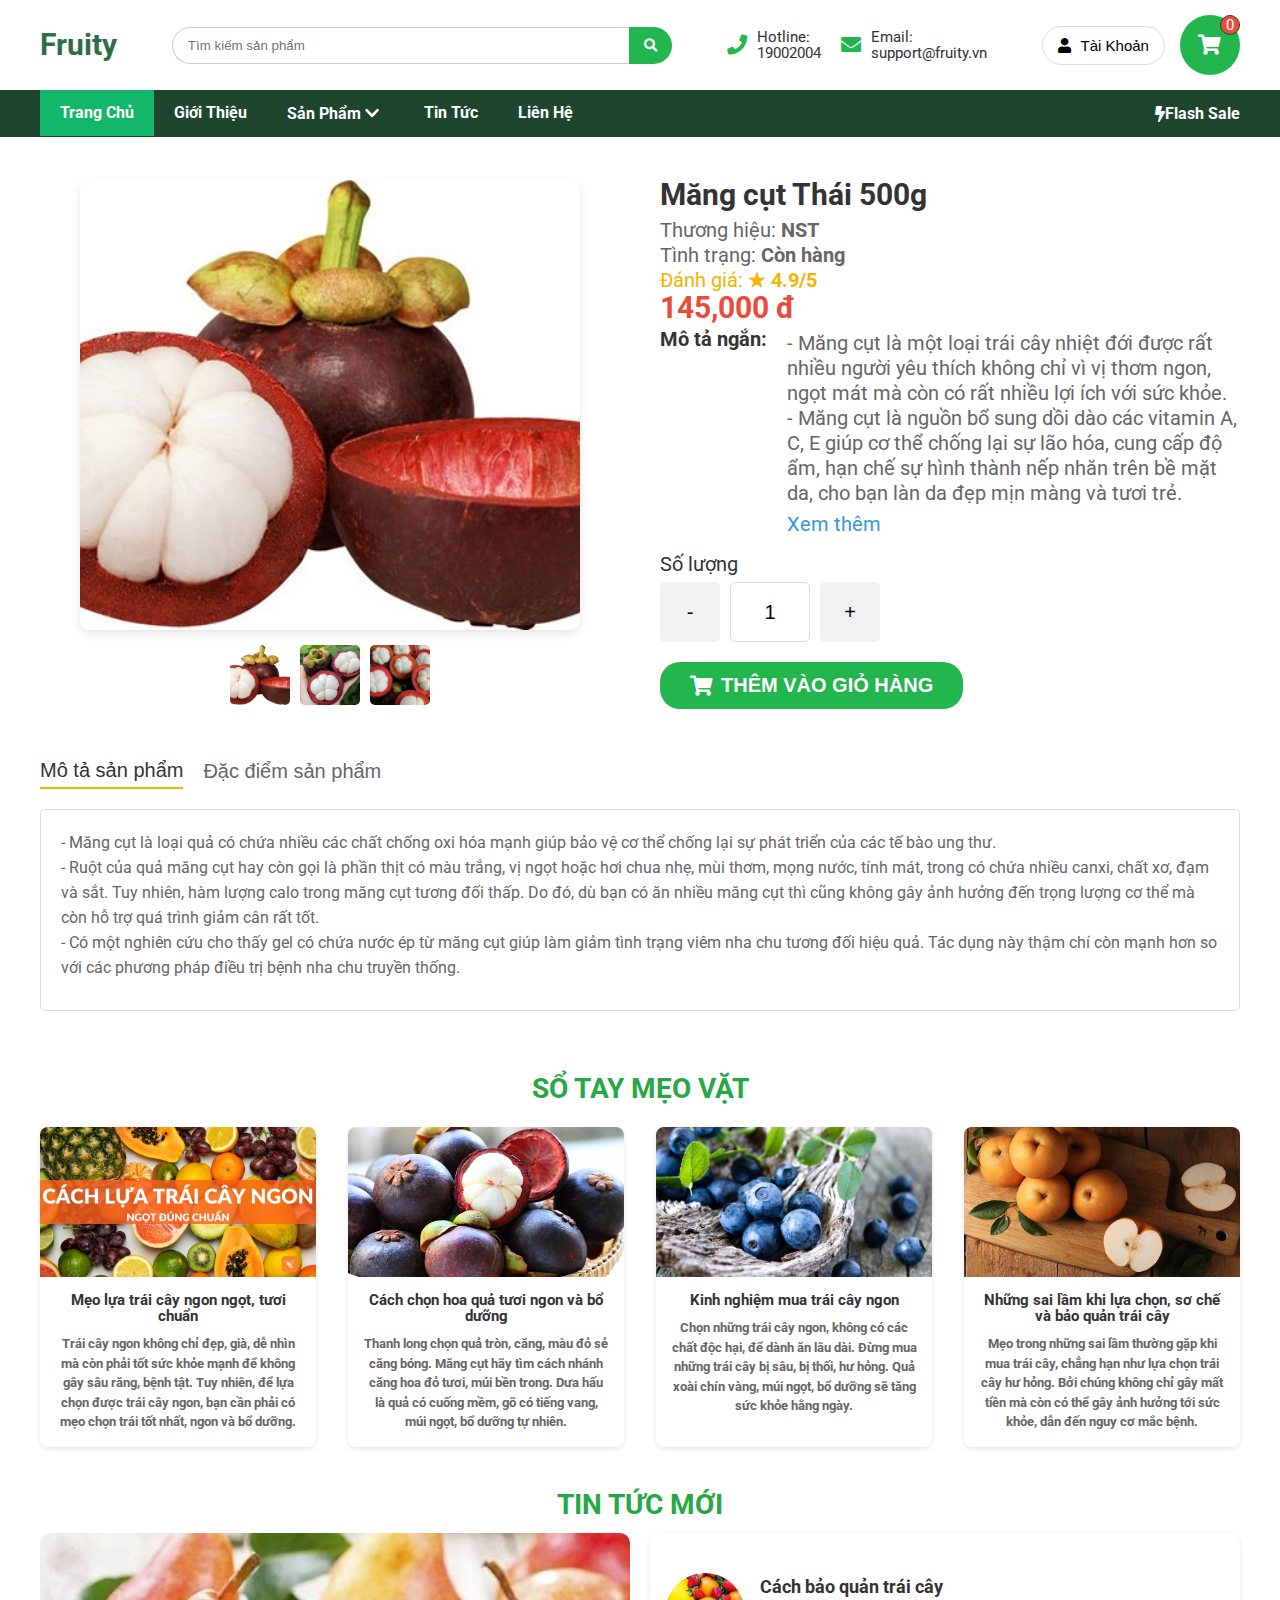
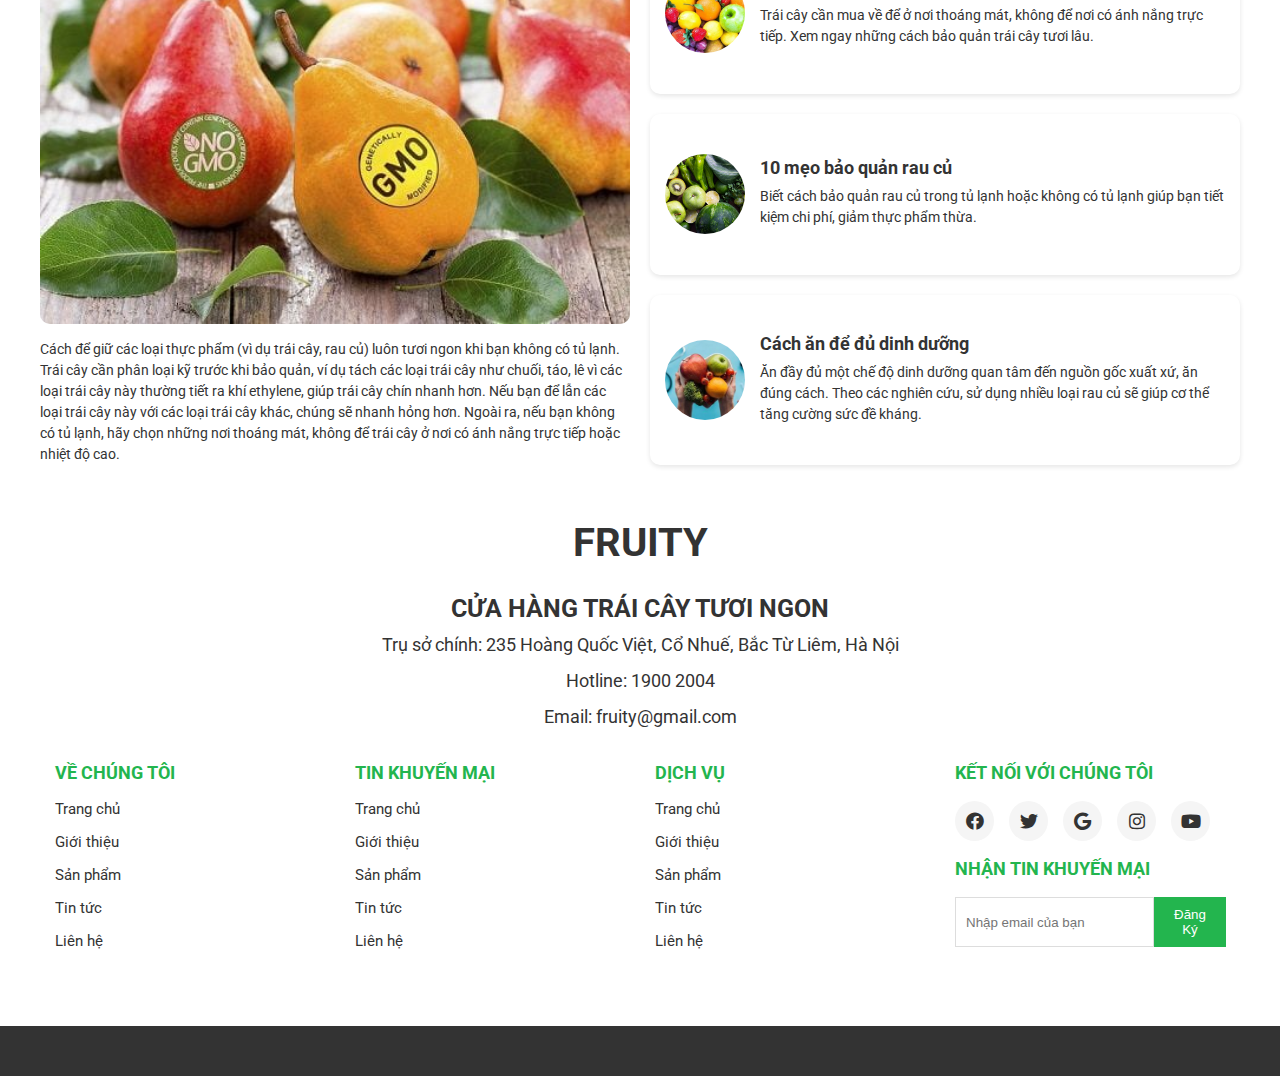
<file: mangcut.html>
<!DOCTYPE html>
<html lang="vi">
<head>
    <meta charset="UTF-8">
    <meta name="viewport" content="width=device-width, initial-scale=1.0">
    <title>Măng cụt Thái</title>
    <link rel="stylesheet" href="/assets/css/mangcut.css">
    <link rel="stylesheet" href="/assets/css/base.css">
    <link href="https://fonts.googleapis.com/css2?family=Roboto:ital,wght@0,100..900;1,100..900&display=swap" rel="stylesheet">
    <link rel="stylesheet" href="/assets/fontawesome-free-5.15.4-web/css/all.min.css">
    <link rel="stylesheet" href="/assets/fontawesome-free-5.15.4-web/js/all.min.js">
</head>
<body>
    <!-- header -->
    <header class="header">
        <div class="container header-content">
            <a href="#" class="logo">Fruity</a>

            <div class="search-bar">
                <input type="text" class="search-input" placeholder="Tìm kiếm sản phẩm">
                <button class="search-btn">
                    <i class="fas fa-search"></i>
                </button>
            </div>

            <!-- liên hệ -->
            <div class="contact-info">
                <div class="contact-item">
                    <i class="fas fa-phone contact-icon"></i>
                    <div>
                        <div>Hotline:</div>
                        <div>19002004</div>
                    </div>
                </div>

                <div class="contact-item">
                    <i class="fas fa-envelope contact-icon"></i>
                    <div>
                        <div>Email:</div>
                        <div>support@fruity.vn</div>
                    </div>
                </div>
            </div>

            <!-- tài khoản -->
            <div class="user-actions">
               <div class="account-dropdown">
                    <button class="account-button">
                        <i class="fas fa-user"></i>
                        Tài Khoản
                    </button>
                    <div class="dropdown-menu">
                        <a href="#" class="account-item">Đăng Nhập</a>
                        <a href="#" class="account-item">Đăng Ký</a>
                   </div>
               </div>

               <!-- giỏ hàng -->
                <a href="#" class="cart-btn">
                    <i class="fas fa-shopping-cart"></i>
                    <span class="cart-count">0</span>
                </a>
            </div>
        </div>
    </header>

    <!-- navbar -->
    <div class="navbar-wrapper">
        <div class="navbar" id="navbar">
            <div class="container">
                <ul class="nav-menu">
                    <li class="nav-item">
                        <a href="#" class="nav-links active">Trang Chủ</a>
                    </li>
                    <li class="nav-item">
                        <a href="#" class="nav-links">Giới Thiệu</a>
                    </li>
                    <li class="nav-item">
                        <a href="#" class="nav-links dropdown-toggle">Sản Phẩm <i class="fas fa-chevron-down"></i></a>
                        <div class="nav-dropdown">
                            <a href="#" class="dropdown-item">Trái Cây</a>
                            <a href="#" class="dropdown-item">Trái Cây Việt</a>
                            <a href="#" class="dropdown-item">Trái Cây Nhập Khẩu</a>
                            <a href="#" class="dropdown-item">Trái Cây Khô</a>
                        </div>
                    </li>
                    <li class="nav-item">
                        <a href="#" class="nav-links">Tin Tức</a>
                    </li>
                    <li class="nav-item">
                        <a href="#" class="nav-links">Liên Hệ</a>
                    </li>

                    <div class="flash-sale">
                        <i class="fas fa-bolt"></i>
                        Flash Sale
                    </div>
                </ul>
            </div>
        </div>
    </div>
    
    <!-- thông tin sản phẩm -->
    <section class="product-detail">
        <div class="container">
            <div class="product-content">
                <!-- Hình ảnh sản phẩm -->
                <div class="product-images">
                    <div class="main-image-container">
                        <img src="/assets/img/mangcut2.jpg" alt="Măng cụt Thái" class="main-images" id="main-image">
                    </div>
                    <div class="thumbnail-images">
                        <img src="/assets/img/mangcut2.jpg" alt="Thumbnail 1" onclick="changeImage('/assets/img/mangcut2.jpg')">
                        <img src="/assets/img/mangcut1.jpg" alt="Thumbnail 2" onclick="changeImage('/assets/img/mangcut1.jpg')">
                        <img src="/assets/img/mangcut3.jpg"lt="Thumbnail 3" onclick="changeImage('/assets/img/mangcut3.jpg')">
                    </div>
                </div>

                <!-- Thông tin sản phẩm -->
                <div class="product-info">
                    <h1>Măng cụt Thái 500g</h1>
                    <p class="brand">Thương hiệu: <strong>NST</strong></p>
                    <p class="status">Tình trạng: <strong>Còn hàng</strong></p>
                    <div class="rating">
                        <span>Đánh giá: <strong>★ 4.9/5</strong></span>
                    </div>
                    <p class="price">145,000 đ</p>
                    <div class="description-wrapper">
                        <span class="description-label">Mô tả ngắn:</span>
                        <div class="description-content">
                            <p>
                                - Măng cụt là một loại trái cây nhiệt đới được rất nhiều người yêu thích không chỉ vì vị thơm ngon, ngọt mát mà còn có rất nhiều lợi ích với sức khỏe. <br>
                                - Măng cụt là nguồn bổ sung dồi dào các vitamin A, C, E giúp cơ thể chống lại sự lão hóa, cung cấp độ ẩm, hạn chế sự hình thành nếp nhăn trên bề mặt da, cho bạn làn da đẹp mịn màng và tươi trẻ.
                            </p>
                            <a href="#product-tabs" class="view-more">Xem thêm</a>
                        </div>
                    </div>
                    <p class="quantity-label">Số lượng</p>
                    <div class="quantity">
                        <button onclick="decreaseQuantity()">-</button>
                        <input type="number" value="1" id="quantity" min="1" step="1" oninput="validateQuantity()" onblur="checkEmptyQuantity()">
                        <button onclick="increaseQuantity()">+</button>
                    </div>
                    <button class="add-to-cart"><i class="fas fa-shopping-cart"></i> THÊM VÀO GIỎ HÀNG</button>
                </div>
            </div>

            <!-- Tabs mô tả và đặc điểm -->
            <div class="product-tabs" id="product-tabs">
                <div class="tab-buttons">
                    <button class="tab-button active" onclick="showTab('description')">Mô tả sản phẩm</button>
                    <button class="tab-button" onclick="showTab('features')">Đặc điểm sản phẩm</button>
                </div>
                <div class="tab-content">
                    <div id="description" class="tab-pane active">
                        <p>
                            - Măng cụt là loại quả có chứa nhiều các chất chống oxi hóa mạnh giúp bảo vệ cơ thể chống lại sự phát triển của các tế bào ung thư.<br>
                            - Ruột của quả măng cụt hay còn gọi là phần thịt có màu trắng, vị ngọt hoặc hơi chua nhẹ, mùi thơm, mọng nước, tính mát, trong có chứa nhiều canxi, chất xơ, đạm và sắt. Tuy nhiên, hàm lượng calo trong măng cụt tương đối thấp. Do đó, dù bạn có ăn nhiều măng cụt thì cũng không gây ảnh hưởng đến trọng lượng cơ thể mà còn hỗ trợ quá trình giảm cân rất tốt.<br>
                            - Có một nghiên cứu cho thấy gel có chứa nước ép từ măng cụt giúp làm giảm tình trạng  viêm nha chu tương đối hiệu quả. Tác dụng này thậm chí còn mạnh hơn so với các phương pháp điều trị bệnh nha chu truyền thống.
                        </p>
                    </div>
                    <div id="features" class="tab-pane">
                        <table>
                            <tr>
                                <th>Nhãn hiệu</th>
                                <td>NST</td>
                            </tr>
                            <tr>
                                <th>Nơi sản xuất</th>
                                <td>Thai Lan</td>
                            </tr>
                            <tr>
                                <th>Hạn sử dụng</th>
                                <td>Bảo quản lạnh được từ 10-14 ngày.</td>
                            </tr>
                            <tr>
                                <th>Thông tin từ nhà sản xuất</th>
                                <td>Không sử dụng sản phẩm khi có hiện tượng hư hỏng, mốc.</td>
                            </tr>
                            <tr>
                                <th>Hướng dẫn bảo quản</th>
                                <td>BBảo quản ở ngăn mát tủ lạnh.</td>
                            </tr>
                            <tr>
                                <th>Hướng dẫn sử dụng</th>
                                <td>Dùng trực tiếp hoặc chế biến các món tráng miệng.</td>
                            </tr>
                        </table>
                    </div>
                </div>
            </div>
        </div>
    </section>

    <!-- sổ tay và tin tức -->
    <div class="container">
        <!-- sổ tay -->
        <div class="Sotay">
            <h1>SỔ TAY MẸO VẶT<h1>
                <div class="content">
                    <div class="card">
                        <a href="#">
                            <img src="/assets/img/mv1.png" alt="Hinh trai cay">
                            <div class="card-content">
                                <h3 class="card-title">Mẹo lựa trái cây ngon ngọt, tươi chuẩn</h3>
                            <p class="card-text">
                                Trái cây ngon không chỉ đẹp, già, dễ nhìn mà còn phải tốt sức khỏe mạnh để không gây sâu răng, bệnh tật. Tuy nhiên, để lựa chọn được trái cây ngon, bạn cần phải có mẹo chọn trái tốt nhất, ngon và bổ dưỡng.
                            </p>
                            </div>
                        </a>
                    </div>

                    <div class="card">
                        <a href="#">
                            <img src="/assets/img/mv2.png" alt="Hinh qua tuoi">
                            <div class="card-content">
                                <h3 class="card-title">Cách chọn hoa quả tươi ngon và bổ dưỡng</h3>
                            <p class="card-text">
                                Thanh long chọn quả tròn, căng, màu đỏ sẻ căng bóng. Măng cụt hãy tìm cách nhánh căng hoa đỏ tươi, múi bền trong. Dưa hấu là quả có cuống mềm, gõ có tiếng vang, múi ngọt, bổ dưỡng tự nhiên.
                            </p>
                            </div>
                        </a>
                    </div>
                    <div class="card">
                        <a href="#">
                            <img src="/assets/img/mv3.png" alt="Hinh mua trai cay">
                            <div class="card-content">
                                <h3 class="card-title">Kinh nghiệm mua trái cây ngon</h3>
                            <p class="card-text">
                                Chọn những trái cây ngon, không có các chất độc hại, để dành ăn lâu dài. Đừng mua những trái cây bị sâu, bị thối, hư hỏng. Quả xoài chín vàng, múi ngọt, bổ dưỡng sẽ tăng sức khỏe hằng ngày.
                            </p>
                            </div>
                        </a>
                    </div>
                    <div class="card">
                        <a href="#">
                            <img src="/assets/img/mv4.png" alt="Hinh sai lam">
                            <div class="card-content">
                                <h3 class="card-title">Những sai lầm khi lựa chọn, sơ chế và bảo quản trái cây</h3>
                            <p class="card-text">
                                Mẹo trong những sai lầm thường gặp khi mua trái cây, chẳng hạn như lựa chọn trái cây hư hỏng. Bởi chúng không chỉ gây mất tiền mà còn có thể gây ảnh hưởng tới sức khỏe, dẫn đến nguy cơ mắc bệnh.
                            </p>
                            </div>
                        </a>
                    </div>
                </div>
        </div>
        

        <!-- Tin tức -->
        <div class="tintuc">
            <h1>TIN TỨC MỚI</h1>
            <div class="content">
                <div class="main-image-section">
                    <a href="#">
                        <img src="/assets/img/tt1.png" alt="Main Image" class="main-image">
                        <p class="image-description">
                            Cách để giữ các loại thực phẩm (vì dụ trái cây, rau củ) luôn tươi ngon khi bạn không có tủ lạnh. Trái cây cần phân loại kỹ trước khi bảo quản, ví dụ tách các loại trái cây như chuối, táo, lê vì các loại trái cây này thường tiết ra khí ethylene, giúp trái cây chín nhanh hơn. Nếu bạn để lẫn các loại trái cây này với các loại trái cây khác, chúng sẽ nhanh hỏng hơn. Ngoài ra, nếu bạn không có tủ lạnh, hãy chọn những nơi thoáng mát, không để trái cây ở nơi có ánh nắng trực tiếp hoặc nhiệt độ cao.
                        </p>
                    </a>
                </div>                                                                                                                                                                                                                                  
                
                <div class="info-sections">
                        <a href="#" class="info-box">
                            <img src="/assets/img/tt2.png" alt="Info Image 1">
                            <div>
                                <h3>Cách bảo quản trái cây</h3>
                                <p>
                                    Trái cây cần mua về để ở nơi thoáng mát, không để nơi có ánh nắng trực tiếp. Xem ngay những cách bảo quản trái cây tươi lâu.
                                </p>
                            </div>
                        </a>
                
                        <a href="#" class="info-box">
                            <img src="/assets/img/tt3.png" alt="Info Image 2">
                            <div>
                                <h3>10 mẹo bảo quản rau củ</h3>
                                <p>
                                    Biết cách bảo quản rau củ trong tủ lạnh hoặc không có tủ lạnh giúp bạn tiết kiệm chi phí, giảm thực phẩm thừa.
                                </p>
                            </div>
                        </a>
                    
                    
                        <a href="#" class="info-box">
                            <img src="/assets/img/tt4.png" alt="Info Image 3">
                            <div>
                                <h3>Cách ăn để đủ dinh dưỡng</h3>
                                <p>
                                    Ăn đầy đủ một chế độ dinh dưỡng quan tâm đến nguồn gốc xuất xứ, ăn đúng cách. Theo các nghiên cứu, sử dụng nhiều loại rau củ sẽ giúp cơ thể tăng cường sức đề kháng.
                                </p>
                            </div>
                        </a>
                    
                </div>
            </div>
        </div>
    </div>

    <!-- footer -->
    <footer class="footer">
        <div class="container">
            <div class="footer-header">
                <h1>FRUITY</h1>
                <p>CỬA HÀNG TRÁI CÂY TƯƠI NGON</p>
                <p class="contact">Trụ sở chính: 235 Hoàng Quốc Việt, Cổ Nhuế, Bắc Từ Liêm, Hà Nội</p>
                <p class="contact">Hotline: <a href="#">1900 2004</a></p>
                <p class="contact">Email: <a href="#">fruity@gmail.com</a></p>
            </div>

            <!-- thông tin -->
             <div class="footer-content">
                <div class="footer-column">
                    <h3>
                        VỀ CHÚNG TÔI
                    </h3>
                    <ul>
                        <li><a href="#">Trang chủ</a></li>
                        <li><a href="#">Giới thiệu</a></li>
                        <li><a href="#">Sản phẩm</a></li>
                        <li><a href="#">Tin tức</a></li>
                        <li><a href="#">Liên hệ</a></li>
                    </ul>
                </div>

                <div class="footer-column">
                    <h3>
                        TIN KHUYẾN MẠI
                    </h3>
                    <ul>
                        <li><a href="#">Trang chủ</a></li>
                        <li><a href="#">Giới thiệu</a></li>
                        <li><a href="#">Sản phẩm</a></li>
                        <li><a href="#">Tin tức</a></li>
                        <li><a href="#">Liên hệ</a></li>
                    </ul>
                </div>

                <div class="footer-column">
                    <h3>
                        DỊCH VỤ
                    </h3>
                    <ul>
                        <li><a href="#">Trang chủ</a></li>
                        <li><a href="#">Giới thiệu</a></li>
                        <li><a href="#">Sản phẩm</a></li>
                        <li><a href="#">Tin tức</a></li>
                        <li><a href="#">Liên hệ</a></li>
                    </ul>
                </div>

                <!-- kết nối  -->
                <div class="footer-column">
                    <h3>KẾT NỐI VỚI CHÚNG TÔI</h3>
                    <div class="social-icons">
                        <a href="#" class="social-icon">
                            <i class="fab fa-facebook"></i>
                        </a>
                        <a href="#" class="social-icon">
                            <i class="fab fa-twitter"></i>
                        </a>
                        <a href="#" class="social-icon">
                            <i class="fab fa-google"></i>
                        </a>
                        <a href="#" class="social-icon">
                            <i class="fab fa-instagram"></i>
                        </a>
                        <a href="#" class="social-icon">
                            <i class="fab fa-youtube"></i>
                        </a>
                    </div>

                    <div class="newsletter"></div>
                    <h3>NHẬN TIN KHUYẾN MẠI</h3>
                    <div class="newsletter-form">
                        <input type="text" placeholder="Nhập email của bạn">
                        <button>Đăng Ký</button>
                    </div>
                </div>
             </div>
        </div>
     </footer>
     <div class="end"></div>


    <script>
        document.addEventListener('DOMContentLoaded', function(){
    //lấy tham chiếu navbar và wrapper
    const navbar = document.getElementById('navbar');
    const navbarwrapper = document.querySelector('.navbar-wrapper');

    //lấy vị trí ban đầu của navbar
    const navbarOffset = navbarwrapper.offsetTop;

    function handleScroll(){
        if (window.pageYOffset >= navbarOffset){
            navbar.classList.add('fixed');
        }else{
            navbar.classList.remove('fixed');
        }
    }
    
    //thêm sự kiện cuộn để gọi hàm handleScroll
    window.addEventListener('scroll', handleScroll);

    //gọi hàm 1 laanf khi trang tải để kiểm tra vị trí bắt đầu
    handleScroll();
})
    </script>

    <script>
        function showTab(tabId) {
            document.querySelectorAll('.tab-pane').forEach(tab => {
                tab.classList.remove('active');
            });
            document.querySelectorAll('.tab-button').forEach(button => {
                button.classList.remove('active');
            });
            document.getElementById(tabId).classList.add('active');
            event.target.classList.add('active');
        }

        function increaseQuantity() {
            const quantity = document.getElementById('quantity');
            quantity.value = parseInt(quantity.value) + 1;
        }

        function decreaseQuantity() {
            const quantity = document.getElementById('quantity');
            if (parseInt(quantity.value) > 1) {
                quantity.value = parseInt(quantity.value) - 1;
            }
        }

        function validateQuantity() {
            const quantity = document.getElementById('quantity');
            let value = parseInt(quantity.value);
            if (isNaN(value) || value < 1) {
                quantity.value = ''; // Cho phép để trống tạm thời khi gõ
            } else {
                quantity.value = Math.floor(value); // Chỉ lấy số nguyên
            }
        }

        function checkEmptyQuantity() {
            const quantity = document.getElementById('quantity');
            if (quantity.value === '' || isNaN(parseInt(quantity.value)) || parseInt(quantity.value) < 1) {
                quantity.value = 1; // Đặt lại thành 1 nếu để trống hoặc không hợp lệ
            }
        }

        function changeImage(imageSrc) {
            const mainImage = document.getElementById('main-image');
            mainImage.src = imageSrc;
        }
    </script>
</body>
</html>
</file>
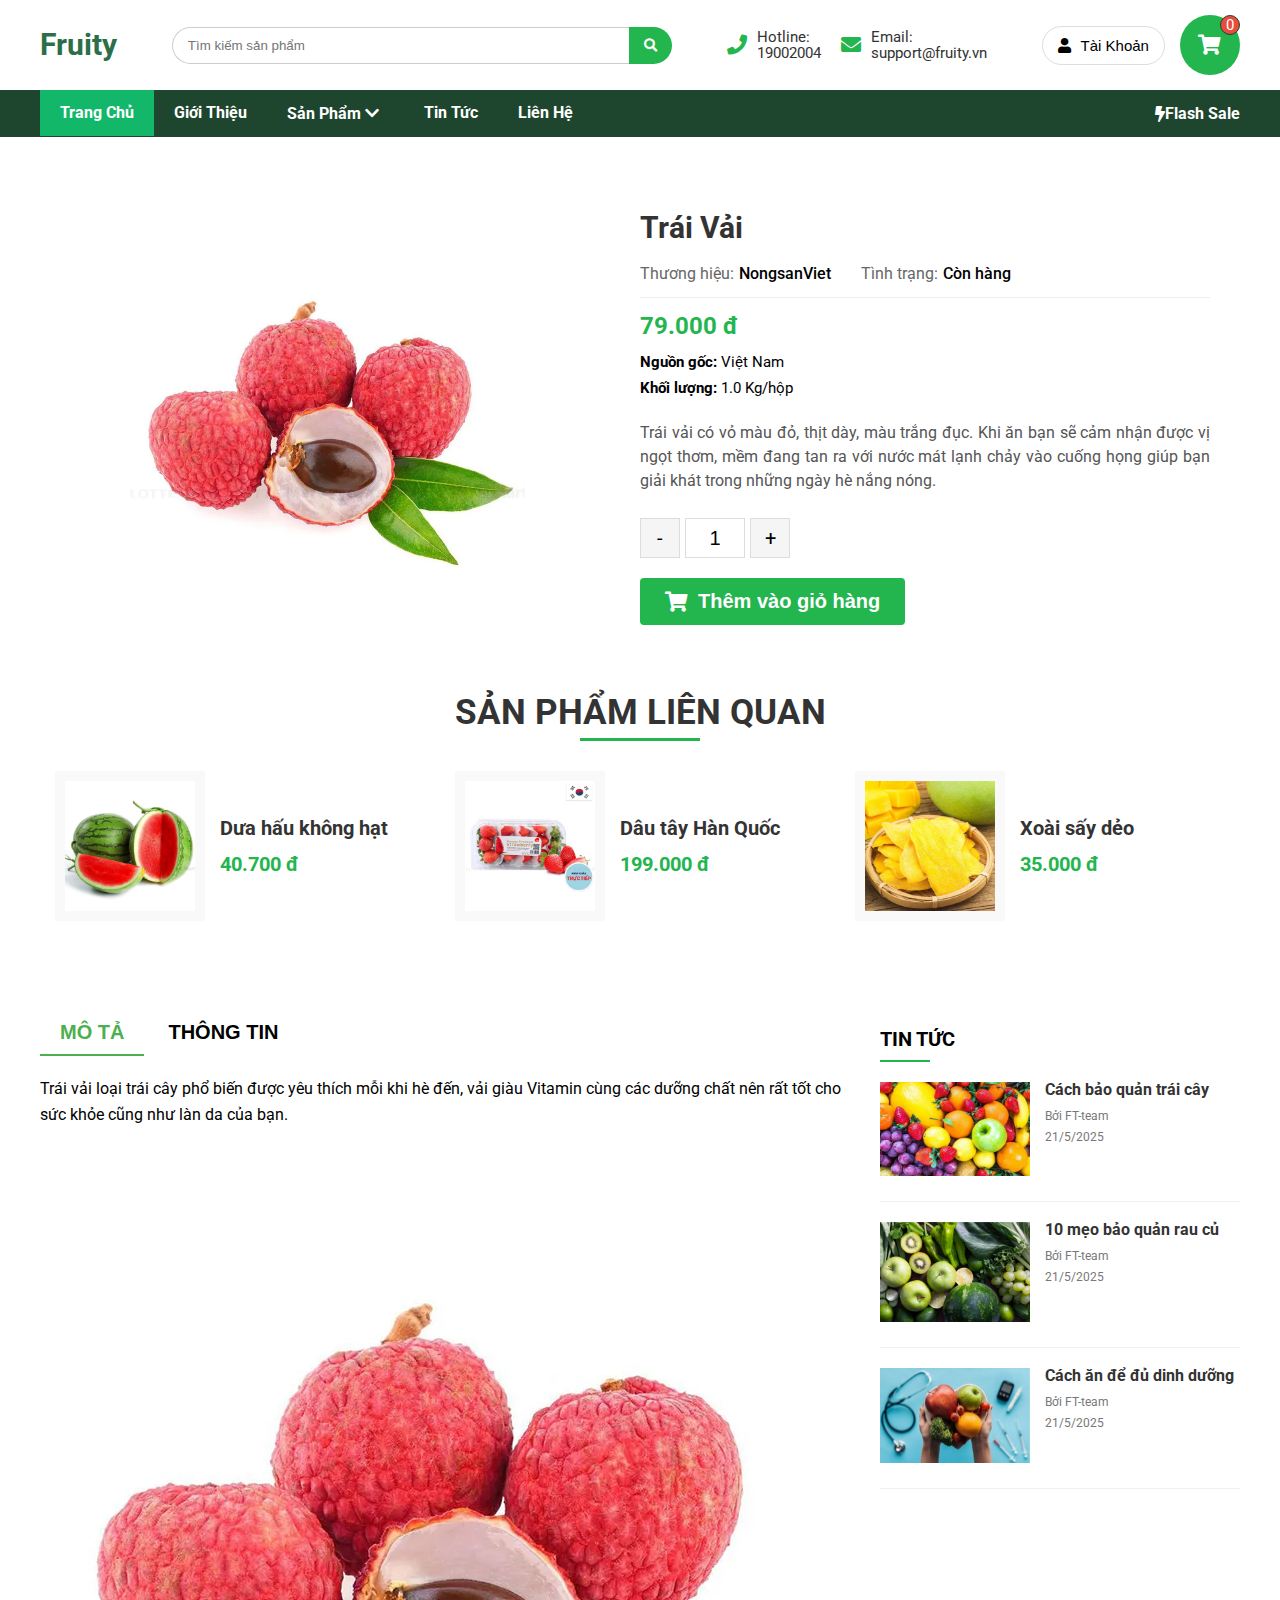
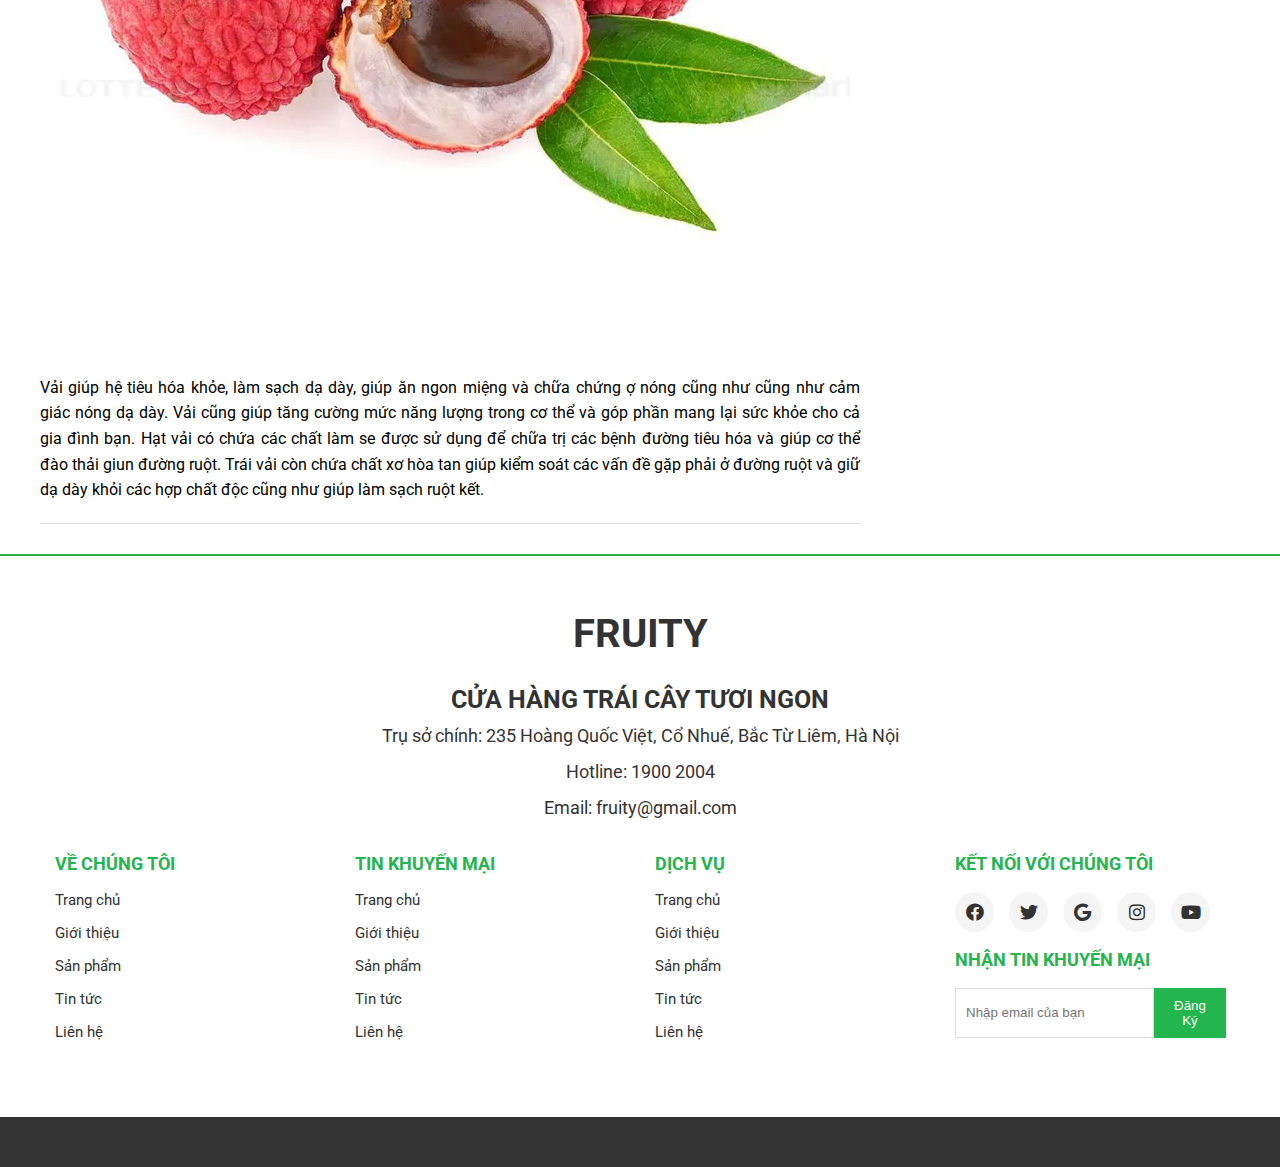
<file: vai.html>
<!DOCTYPE html>
<html lang="en">
<head>
    <meta charset="UTF-8">
    <meta name="viewport" content="width=device-width, initial-scale=1.0">
    <title>Trái Vải</title>
    <link rel="stylesheet" href="/assets/css/base.css">
    <link rel="stylesheet" href="/assets/css/vai.css">
    <link href="https://fonts.googleapis.com/css2?family=Roboto:ital,wght@0,100..900;1,100..900&display=swap" rel="stylesheet">
    <link rel="stylesheet" href="/assets/fontawesome-free-5.15.4-web/css/all.min.css">
    <link rel="stylesheet" href="/assets/fontawesome-free-5.15.4-web/js/all.min.js">
</head>
<body>
    <header class="header">
        <div class="container header-content">
            <a href="#" class="logo">Fruity</a>

            <div class="search-bar">
                <input type="text" class="search-input" placeholder="Tìm kiếm sản phẩm">
                <button class="search-btn">
                    <i class="fas fa-search"></i>
                </button>
            </div>

            <!-- liên hệ -->
            <div class="contact-info">
                <div class="contact-item">
                    <i class="fas fa-phone contact-icon"></i>
                    <div>
                        <div>Hotline:</div>
                        <div>19002004</div>
                    </div>
                </div>

                <div class="contact-item">
                    <i class="fas fa-envelope contact-icon"></i>
                    <div>
                        <div>Email:</div>
                        <div>support@fruity.vn</div>
                    </div>
                </div>
            </div>

            <!-- tài khoản -->
            <div class="user-actions">
               <div class="account-dropdown">
                    <button class="account-button">
                        <i class="fas fa-user"></i>
                        Tài Khoản
                    </button>
                    <div class="dropdown-menu">
                        <a href="#" class="account-item">Đăng Nhập</a>
                        <a href="#" class="account-item">Đăng Ký</a>
                   </div>
               </div>

               <!-- giỏ hàng -->
                <a href="#" class="cart-btn">
                    <i class="fas fa-shopping-cart"></i>
                    <span class="cart-count">0</span>
                </a>
            </div>
        </div>
    </header>

    <!-- navbar -->
    <div class="navbar-wrapper">
        <div class="navbar" id="navbar">
            <div class="container">
                <ul class="nav-menu">
                    <li class="nav-item">
                        <a href="#" class="nav-links active">Trang Chủ</a>
                    </li>
                    <li class="nav-item">
                        <a href="#" class="nav-links">Giới Thiệu</a>
                    </li>
                    <li class="nav-item">
                        <a href="#" class="nav-links dropdown-toggle">Sản Phẩm <i class="fas fa-chevron-down"></i></a>
                        <div class="nav-dropdown">
                            <a href="#" class="dropdown-item">Trái Cây</a>
                            <a href="#" class="dropdown-item">Trái Cây Việt</a>
                            <a href="#" class="dropdown-item">Trái Cây Nhập Khẩu</a>
                            <a href="#" class="dropdown-item">Trái Cây Khô</a>
                        </div>
                    </li>
                    <li class="nav-item">
                        <a href="#" class="nav-links">Tin Tức</a>
                    </li>
                    <li class="nav-item">
                        <a href="#" class="nav-links">Liên Hệ</a>
                    </li>

                    <div class="flash-sale">
                        <i class="fas fa-bolt"></i>
                        Flash Sale
                    </div>
                </ul>
            </div>
        </div>
    </div>

    <!-- thông tin sản phẩm -->
     <div class="container">
        <div class="product-section">
            <div class="product-image">
                <img src="/assets/img/vải1.webp" alt="">
            </div>

            <div class="product-details">
                <h1 class="product-title">
                    Trái Vải
                </h1>
                
                <div class="product-meta">
                    <div class="meta-item">
                        <span class="meta-label">Thương hiệu:</span>
                        <span class="meta-value">NongsanViet</span>
                    </div>
                    <div class="meta-item">
                        <span class="meta-label">Tình trạng:</span>
                        <span class="meta-value">Còn hàng</span>
                    </div>
                </div>
    
                <div class="product-price">
                    <span>79.000 đ</span>
                </div>
    
                <div class="product-info">
                    <div class="info-item">
                        <strong>Nguồn gốc:</strong> Việt Nam
                    </div>
                    <div class="info-item">
                        <strong>Khối lượng:</strong> 1.0 Kg/hộp
                    </div>
                </div>
    
                <div class="product-description">
                    <p>Trái vải có vỏ màu đỏ, thịt dày, màu trắng đục. Khi ăn bạn sẽ cảm nhận được vị ngọt thơm, 
                        mềm đang tan ra với nước mát lạnh chảy vào cuống họng giúp bạn giải khát trong những ngày hè nắng nóng.
                    </p>
                </div>
    
                <div class="quantity-control">
                    <div class="quantity-btn decrease">-</div>
                    <input type="text" class="quantity-input" id="quantity" value="1" readonly>
                    <div class="quantity-btn increase">+</div>
                </div>
    
                <button class="add-to-cart-btn" onclick="addToCart()">
                    <i class="fas fa-shopping-cart"></i>
                    Thêm vào giỏ hàng
                </button>
            </div>
         </div>
     </div>
     
     <!-- thêm vào giỏ hàng -->
    <div class="cart-modal" id="cartModal">
        <div class="cart-content">
            <div class="cart-header">
                <div class="success">
                    <i class="fas fa-check"></i>Sản phẩm vừa được thêm vào giỏ hàng 
                </div>
                <button class="close-modal" onclick="closeModal()">X</button>
            </div>

            <div class="cart-item">
                <div class="cart-item-info">
                    <img src="/assets/img/dautay1.webp" alt="Dâu tây Hàn Quốc">
                    <div>Trái vải</div>
                </div>

                <div class="cart-quantity">
                    <button class="decrease-cart">-</button>
                    <input type="text" value="2" id="cartQuantity" readonly>
                    <button class="increase-carts">+</button>
                </div>

                <div class="cart-item-price" id="itemPrice">158.000 đ</div>
            </div>

            <div class="cart-total">
                <div>GIỎ HÀNG CỦA BẠN (<span id="itemCount">2</span>sản phẩm)</div>
                <div>Tổng tiền thanh toán: <span id="totalPrice">158.000đ</span> </div>
            </div>

            <div class="cart-buttons">
                <button class="view-cart">Tới giỏ hàng</button>
                <button class="checkout">Tiến hành thanh toán</button>
            </div>
        </div>
    </div>

    <!-- thông tin thêm -->
    <div class="container">
        <h1 class="extra">SẢN PHẨM LIÊN QUAN</h1>

    <div class="extra-products">
        <a href="#" class="extra-product">
            <div class="extra-product-image">
                <img src="/assets/img/duahau1 (1).png" alt="">
            </div>
            <div class="extra-product-details">
                <div class="extra-product-name">Dưa hấu không hạt</div>
            <div class="extra-product-price">40.700 đ</div>
            </div>
        </a>
        
        <a href="#" class="extra-product">
            <div class="extra-product-image">
                <img src="/assets/img/dautay1.webp" alt="">
            </div>
            <div class="extra-product-details">
                <div class="extra-product-name">Dâu tây Hàn Quốc</div>
                <div class="extra-product-price">199.000 đ</div>
            </div>
        </a>

        <a href="#" class="extra-product">
            <div class="extra-product-image">
                <img src="/assets/img/xoáiay1.webp" alt="">
            </div>
            <div class="extra-product-details">
                <div class="extra-product-name">Xoài sấy dẻo</div>
                <div class="extra-product-price">35.000 đ</div>
            </div>
        </a>
    </div>

    <!-- mô tả và tin tức -->
    <div class="main-content">
        <div class="left-content">
            <div class="tab-container">
                <div class="tab-buttons">
                    <button id="mo-ta-btn" class="tab-button active" onclick="openTab('mo-ta')">MÔ TẢ</button>
                    <button id="thong-tin-btn" class="tab-button" onclick="openTab('thong-tin')">THÔNG TIN</button>
                </div>

                <!-- mô tả -->
                <div id="mo-ta" class="tab-content active">
                    <p>Trái vải loại trái cây phổ biến được yêu thích mỗi khi hè đến, 
                        vải giàu Vitamin cùng các dưỡng chất nên rất tốt cho sức khỏe cũng như làn da của bạn.
                    </p>

                    <div class="main-image">
                        <img src="/assets/img/vải1.webp" alt="">
                    </div>
                    
                    <p class="feature">
                        Vải giúp hệ tiêu hóa khỏe, làm sạch dạ dày, giúp ăn ngon miệng và chữa chứng ợ nóng cũng như cũng như cảm giác nóng dạ dày. Vải cũng giúp tăng cường mức năng lượng trong cơ thể và góp phần mang lại sức khỏe cho cả gia đình bạn. 
                        Hạt vải có chứa các chất làm se được sử dụng để chữa trị các bệnh đường tiêu hóa và giúp cơ thể đào thải giun đường ruột. Trái vải còn chứa chất xơ hòa tan giúp kiểm soát các vấn đề gặp phải ở đường ruột và giữ dạ dày khỏi các hợp chất độc cũng như giúp làm sạch ruột kết.
                    </p>
                </div>

                <!-- thông tin -->
                 <div id="thong-tin" class="tab-content">
                    <p>Các nội dung khác...</p>
                 </div>
            </div>
        </div>

        <!-- tin tức -->
        <div class="right-content">
            <div class="promotions">
                <h2>TIN TỨC</h2>

                <a href="#" class="promo-item">
                    <div class="promo-image">
                        <img src="/assets/img/tt2.png" alt="">
                    </div>
                    <div class="promo-info">
                        <h3>Cách bảo quản trái cây</h3>
                        <div class="author">Bởi FT-team</div>
                        <div class="date">21/5/2025</div>
                    </div>
                </a>

                <a href="#" class="promo-item">
                    <div class="promo-image">
                        <img src="/assets/img/tt3.png" alt="">
                    </div>
                    <div class="promo-info">
                        <h3>10 mẹo bảo quản rau củ</h3>
                        <div class="author">Bởi FT-team</div>
                        <div class="date">21/5/2025</div>
                    </div>
                </a>

                <a href="#" class="promo-item">
                    <div class="promo-image">
                        <img src="/assets/img/tt4.png" alt="">
                    </div>
                    <div class="promo-info">
                        <h3>Cách ăn để đủ dinh dưỡng</h3>
                        <div class="author">Bởi FT-team</div>
                        <div class="date">21/5/2025</div>
                    </div>
                </a>
            </div>
        </div>
    </div>
    </div>
    

    <div class="hr"></div>

    <!-- footer -->
    <footer class="footer">
        <div class="container">
            <div class="footer-header">
                <h1>FRUITY</h1>
                <p>CỬA HÀNG TRÁI CÂY TƯƠI NGON</p>
                <p class="contact">Trụ sở chính: 235 Hoàng Quốc Việt, Cổ Nhuế, Bắc Từ Liêm, Hà Nội</p>
                <p class="contact">Hotline: <a href="#">1900 2004</a></p>
                <p class="contact">Email: <a href="#">fruity@gmail.com</a></p>
            </div>

            <!-- thông tin -->
             <div class="footer-content">
                <div class="footer-column">
                    <h3>
                        VỀ CHÚNG TÔI
                    </h3>
                    <ul>
                        <li><a href="#">Trang chủ</a></li>
                        <li><a href="#">Giới thiệu</a></li>
                        <li><a href="#">Sản phẩm</a></li>
                        <li><a href="#">Tin tức</a></li>
                        <li><a href="#">Liên hệ</a></li>
                    </ul>
                </div>

                <div class="footer-column">
                    <h3>
                        TIN KHUYẾN MẠI
                    </h3>
                    <ul>
                        <li><a href="#">Trang chủ</a></li>
                        <li><a href="#">Giới thiệu</a></li>
                        <li><a href="#">Sản phẩm</a></li>
                        <li><a href="#">Tin tức</a></li>
                        <li><a href="#">Liên hệ</a></li>
                    </ul>
                </div>

                <div class="footer-column">
                    <h3>
                        DỊCH VỤ
                    </h3>
                    <ul>
                        <li><a href="#">Trang chủ</a></li>
                        <li><a href="#">Giới thiệu</a></li>
                        <li><a href="#">Sản phẩm</a></li>
                        <li><a href="#">Tin tức</a></li>
                        <li><a href="#">Liên hệ</a></li>
                    </ul>
                </div>

                <!-- kết nối  -->
                <div class="footer-column">
                    <h3>KẾT NỐI VỚI CHÚNG TÔI</h3>
                    <div class="social-icons">
                        <a href="#" class="social-icon">
                            <i class="fab fa-facebook"></i>
                        </a>
                        <a href="#" class="social-icon">
                            <i class="fab fa-twitter"></i>
                        </a>
                        <a href="#" class="social-icon">
                            <i class="fab fa-google"></i>
                        </a>
                        <a href="#" class="social-icon">
                            <i class="fab fa-instagram"></i>
                        </a>
                        <a href="#" class="social-icon">
                            <i class="fab fa-youtube"></i>
                        </a>
                    </div>

                    <div class="newsletter"></div>
                    <h3>NHẬN TIN KHUYẾN MẠI</h3>
                    <div class="newsletter-form">
                        <input type="text" placeholder="Nhập email của bạn">
                        <button>Đăng Ký</button>
                    </div>
                </div>
             </div>
        </div>
    </footer>
    <div class="end"></div>
    
    <script src="/assets/js/main.js"></script>
    <script src="./assets/js/vai.js" defer></script>
</body>
</html>
</file>
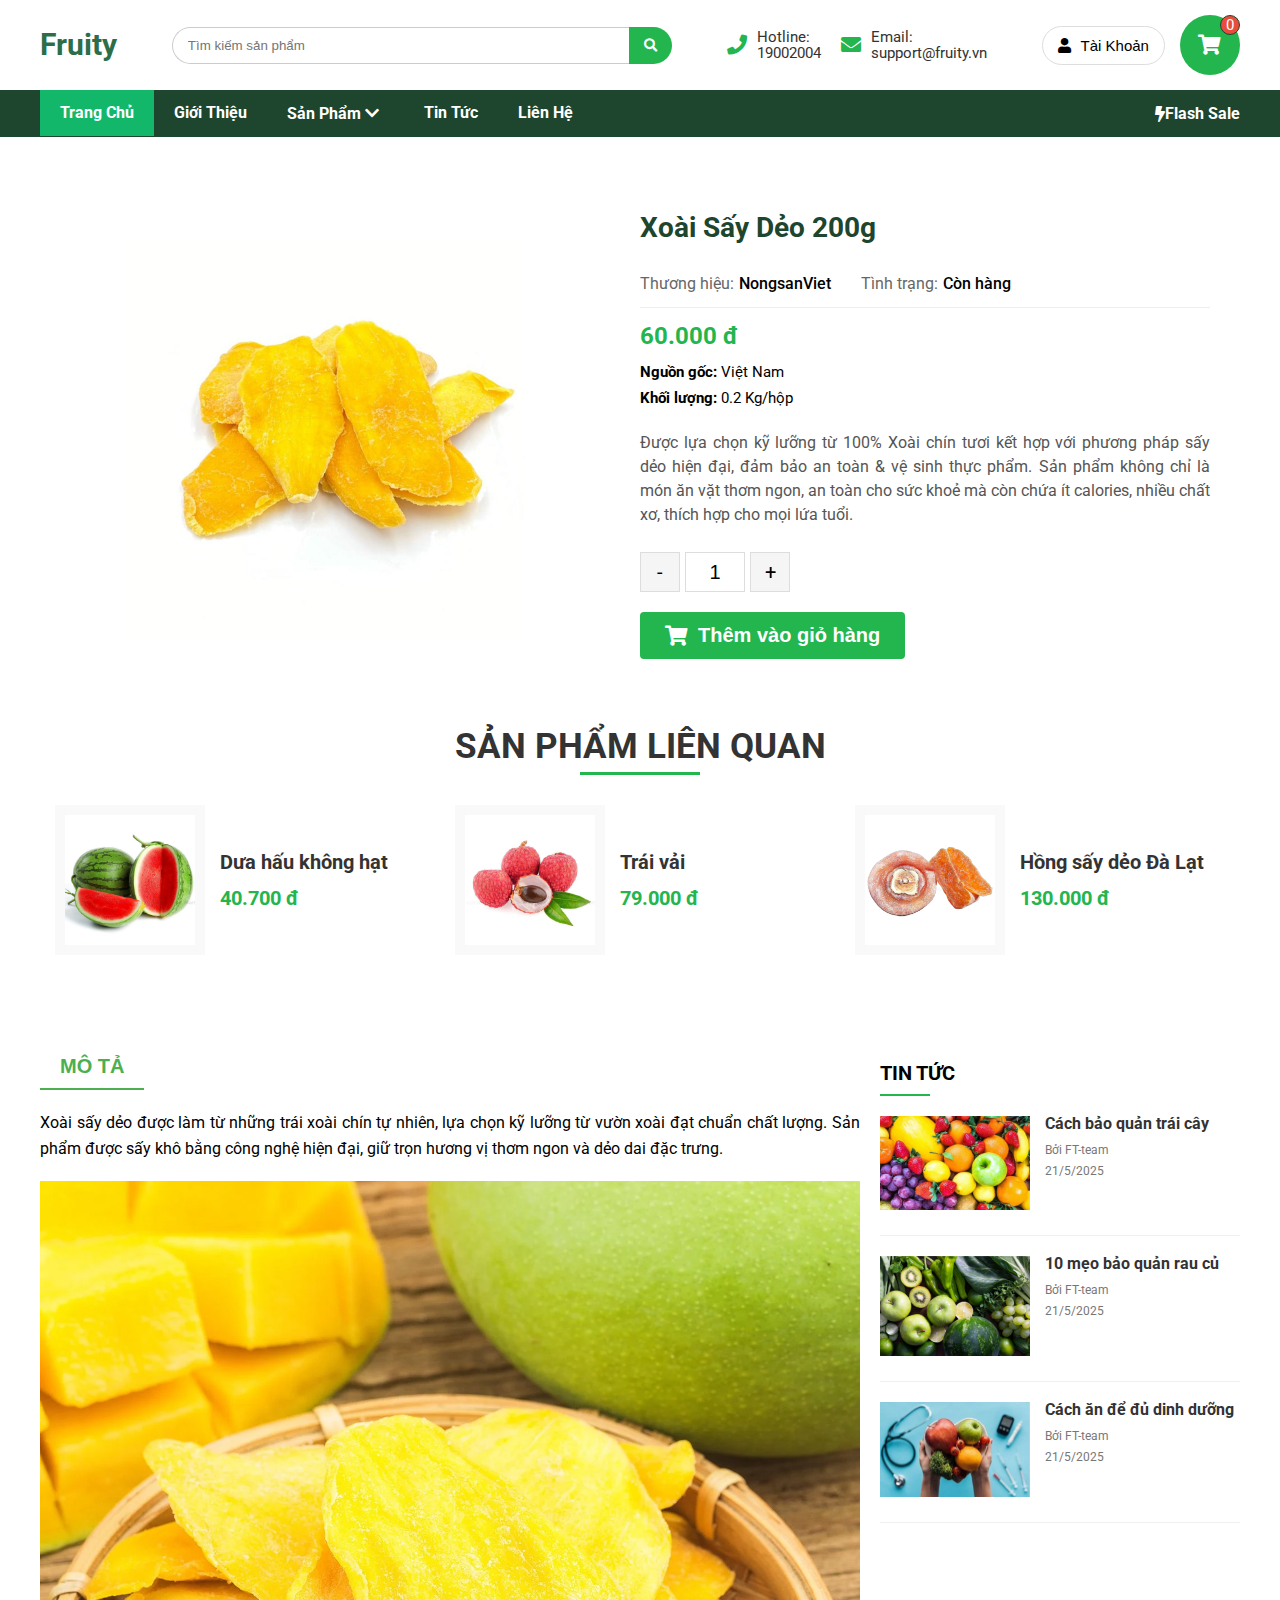
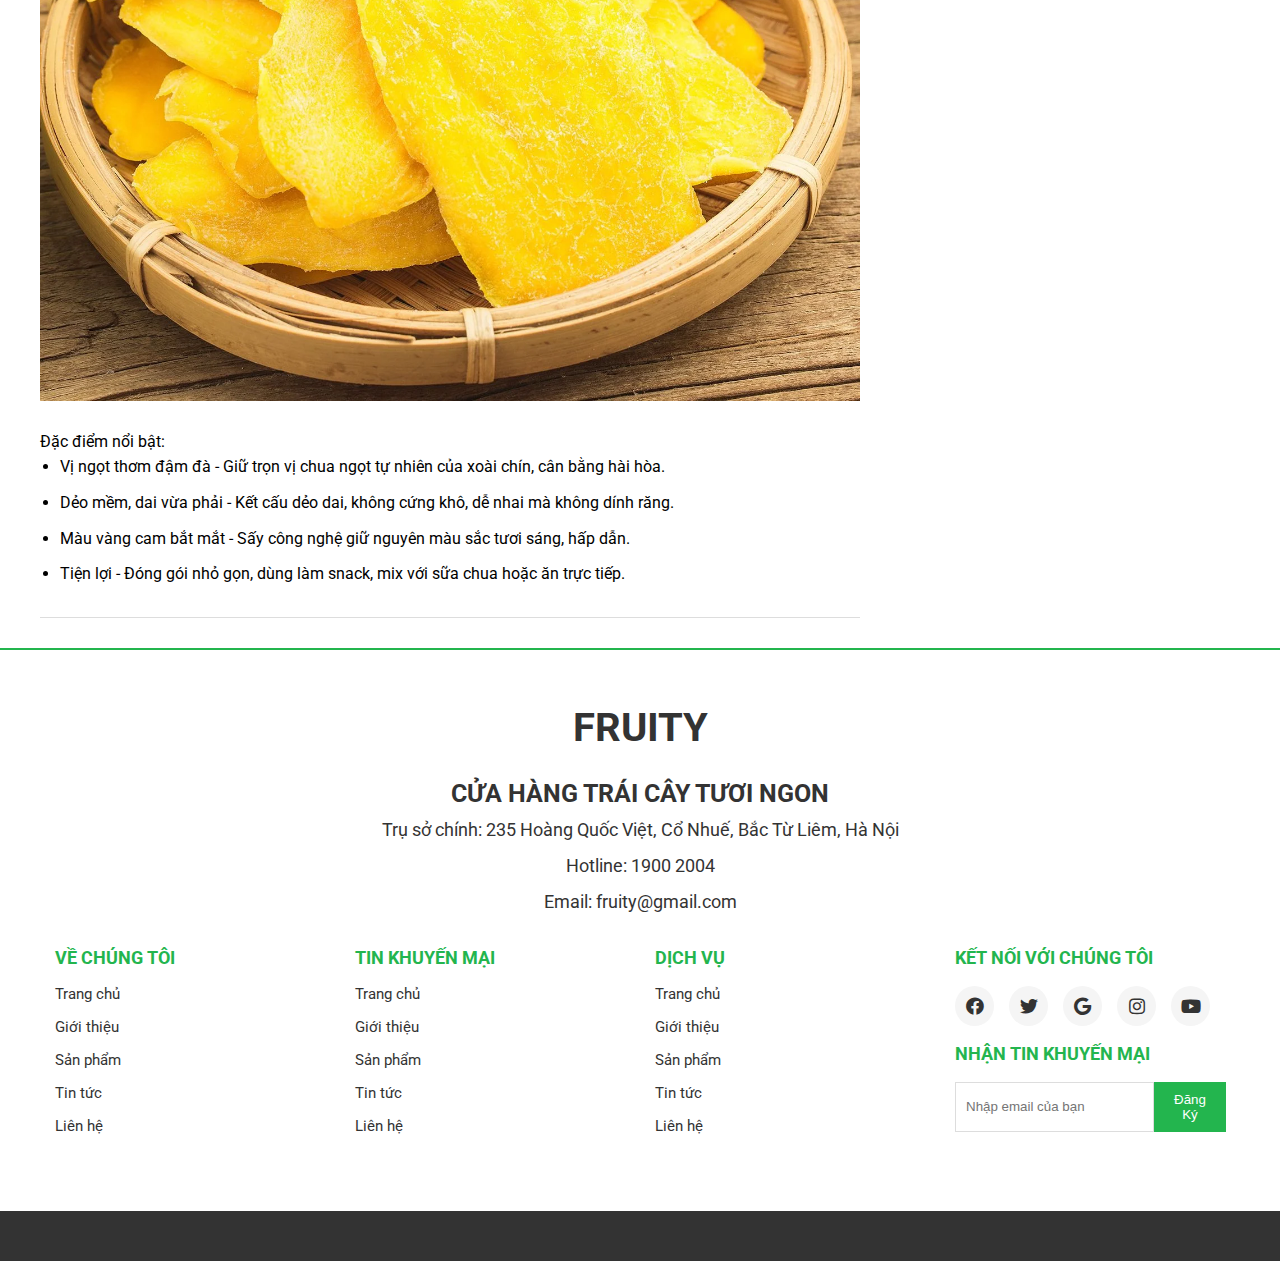
<file: xoai.html>
<!DOCTYPE html>
<html lang="en">
<head>
    <meta charset="UTF-8">
    <meta name="viewport" content="width=device-width, initial-scale=1.0">
    <title>Xoài Sấy Dẻo</title>
    <link rel="stylesheet" href="/assets/css/base.css">
    <link rel="stylesheet" href="/assets/css/xoai.css">
    <link href="https://fonts.googleapis.com/css2?family=Roboto:ital,wght@0,100..900;1,100..900&display=swap" rel="stylesheet">
    <link rel="stylesheet" href="/assets/fontawesome-free-5.15.4-web/css/all.min.css">
    <link rel="stylesheet" href="/assets/fontawesome-free-5.15.4-web/js/all.min.js">
</head>
<body>
    <header class="header">
        <div class="container header-content">
            <a href="index.html" class="logo">Fruity</a>

            <div class="search-bar">
                <input type="text" class="search-input" placeholder="Tìm kiếm sản phẩm">
                <button class="search-btn">
                    <i class="fas fa-search"></i>
                </button>
            </div>

            <!-- liên hệ -->
            <div class="contact-info">
                <div class="contact-item">
                    <i class="fas fa-phone contact-icon"></i>
                    <div>
                        <div>Hotline:</div>
                        <div>19002004</div>
                    </div>
                </div>

                <div class="contact-item">
                    <i class="fas fa-envelope contact-icon"></i>
                    <div>
                        <div>Email:</div>
                        <div>support@fruity.vn</div>
                    </div>
                </div>
            </div>

            <!-- tài khoản -->
            <div class="user-actions">
               <div class="account-dropdown">
                    <button class="account-button">
                        <i class="fas fa-user"></i>
                        Tài Khoản
                    </button>
                    <div class="dropdown-menu">
                        <a href="#" class="account-item">Đăng Nhập</a>
                        <a href="#" class="account-item">Đăng Ký</a>
                   </div>
               </div>

               <!-- giỏ hàng -->
                <a href="#" class="cart-btn">
                    <i class="fas fa-shopping-cart"></i>
                    <span class="cart-count">0</span>
                </a>
            </div>
        </div>
    </header>

    <!-- navbar -->
    <div class="navbar-wrapper">
        <div class="navbar" id="navbar">
            <div class="container">
                <ul class="nav-menu">
                    <li class="nav-item">
                        <a href="index.html" class="nav-links active">Trang Chủ</a>
                    </li>
                    <li class="nav-item">
                        <a href="#" class="nav-links">Giới Thiệu</a>
                    </li>
                    <li class="nav-item">
                        <a href="#" class="nav-links dropdown-toggle">Sản Phẩm <i class="fas fa-chevron-down"></i></a>
                        <div class="nav-dropdown">
                            <a href="#" class="dropdown-item">Trái Cây</a>
                            <a href="#" class="dropdown-item">Trái Cây Việt</a>
                            <a href="#" class="dropdown-item">Trái Cây Nhập Khẩu</a>
                            <a href="#" class="dropdown-item">Trái Cây Khô</a>
                        </div>
                    </li>
                    <li class="nav-item">
                        <a href="#" class="nav-links">Tin Tức</a>
                    </li>
                    <li class="nav-item">
                        <a href="#" class="nav-links">Liên Hệ</a>
                    </li>

                    <div class="flash-sale">
                        <i class="fas fa-bolt"></i>
                        Flash Sale
                    </div>
                </ul>
            </div>
        </div>
    </div>

    <!-- thông tin sản phẩm -->
     <div class="container">
        <div class="product-section">
            <div class="product-image">
                <img src="/assets/img/xoaisay2.jpg" alt="">
            </div>

            <div class="product-details">
                <h1 class="product-title">
                    Xoài Sấy Dẻo 200g
                </h1>
                
                <div class="product-meta">
                    <div class="meta-item">
                        <span class="meta-label">Thương hiệu:</span>
                        <span class="meta-value">NongsanViet</span>
                    </div>
                    <div class="meta-item">
                        <span class="meta-label">Tình trạng:</span>
                        <span class="meta-value">Còn hàng</span>
                    </div>
                </div>
    
                <div class="product-price">
                    <span>60.000 đ</span>
                </div>
    
                <div class="product-info">
                    <div class="info-item">
                        <strong>Nguồn gốc:</strong> Việt Nam
                    </div>
                    <div class="info-item">
                        <strong>Khối lượng:</strong> 0.2 Kg/hộp
                    </div>
                </div>
    
                <div class="product-description">
                    <p>
                        Được lựa chọn kỹ lưỡng từ 100% Xoài chín tươi kết hợp với phương pháp sấy dẻo hiện đại, đảm bảo an toàn & vệ sinh thực phẩm. 
                        Sản phẩm không chỉ là món ăn vặt thơm ngon, an toàn cho sức khoẻ mà còn chứa ít calories, nhiều chất xơ, thích hợp cho mọi lứa tuổi.
                    </p>
                </div>
    
                <div class="quantity-control">
                    <div class="quantity-btn decrease">-</div>
                    <input type="text" class="quantity-input" id="quantity" value="1" readonly>
                    <div class="quantity-btn increase">+</div>
                </div>
    
                <button class="add-to-cart-btn">
                    <i class="fas fa-shopping-cart"></i>
                    Thêm vào giỏ hàng
                </button>
            </div>
         </div>
     </div>
     

    <!-- thông tin thêm -->
    <div class="container">
        <h1 class="extra">SẢN PHẨM LIÊN QUAN</h1>

    <div class="extra-products">
        <a href="hauhau.html" class="extra-product">
            <div class="extra-product-image">
                <img src="/assets/img/duahau1 (1).png" alt="">
            </div>
            <div class="extra-product-details">
                <div class="extra-product-name">Dưa hấu không hạt</div>
            <div class="extra-product-price">40.700 đ</div>
            </div>
        </a>
        
        <a href="vai.html" class="extra-product">
            <div class="extra-product-image">
                <img src="/assets/img/vải1.webp" alt="">
            </div>
            <div class="extra-product-details">
                <div class="extra-product-name">Trái vải</div>
                <div class="extra-product-price">79.000 đ</div>
            </div>
        </a>

        <a href="hong.html" class="extra-product">
            <div class="extra-product-image">
                <img src="/assets/img/hongsay1.png" alt="">
            </div>
            <div class="extra-product-details">
                <div class="extra-product-name">Hồng sấy dẻo Đà Lạt</div>
                <div class="extra-product-price">130.000 đ</div>
            </div>
        </a>
    </div>

    <!-- mô tả và tin tức -->
    <div class="main-content">
        <div class="left-content">
            <div class="tab-container">
                <div class="tab-buttons">
                    <button class="tab-button active">MÔ TẢ</button>
                </div>

                <!-- mô tả -->
                <div class="tab-content">
                    <p>
                        Xoài sấy dẻo được làm từ những trái xoài chín tự nhiên, lựa chọn kỹ lưỡng từ vườn xoài đạt chuẩn chất lượng. 
                        Sản phẩm được sấy khô bằng công nghệ hiện đại, giữ trọn hương vị thơm ngon và dẻo dai đặc trưng.
                    </p>

                    <div class="main-image">
                        <img src="/assets/img/xoáiay1.webp" alt="">
                    </div>
                    
                    <ul class="feature">Đặc điểm nổi bật:
                        <li>Vị ngọt thơm đậm đà - Giữ trọn vị chua ngọt tự nhiên của xoài chín, cân bằng hài hòa.</li>
                        <li>Dẻo mềm, dai vừa phải - Kết cấu dẻo dai, không cứng khô, dễ nhai mà không dính răng.</li>
                        <li>Màu vàng cam bắt mắt - Sấy công nghệ giữ nguyên màu sắc tươi sáng, hấp dẫn.</li>
                        <li>Tiện lợi - Đóng gói nhỏ gọn, dùng làm snack, mix với sữa chua hoặc ăn trực tiếp.</li>
                    </ul>
                </div>

            </div>
        </div>

        <!-- tin tức -->
        <div class="right-content">
            <div class="promotions">
                <h2>TIN TỨC</h2>

                <a href="#" class="promo-item">
                    <div class="promo-image">
                        <img src="/assets/img/tt2.png" alt="">
                    </div>
                    <div class="promo-info">
                        <h3>Cách bảo quản trái cây</h3>
                        <div class="author">Bởi FT-team</div>
                        <div class="date">21/5/2025</div>
                    </div>
                </a>

                <a href="#" class="promo-item">
                    <div class="promo-image">
                        <img src="/assets/img/tt3.png" alt="">
                    </div>
                    <div class="promo-info">
                        <h3>10 mẹo bảo quản rau củ</h3>
                        <div class="author">Bởi FT-team</div>
                        <div class="date">21/5/2025</div>
                    </div>
                </a>

                <a href="#" class="promo-item">
                    <div class="promo-image">
                        <img src="/assets/img/tt4.png" alt="">
                    </div>
                    <div class="promo-info">
                        <h3>Cách ăn để đủ dinh dưỡng</h3>
                        <div class="author">Bởi FT-team</div>
                        <div class="date">21/5/2025</div>
                    </div>
                </a>
            </div>
        </div>
    </div>
    </div>
    

    <div class="hr"></div>

    <!-- footer -->
    <footer class="footer">
        <div class="container">
            <div class="footer-header">
                <h1>FRUITY</h1>
                <p>CỬA HÀNG TRÁI CÂY TƯƠI NGON</p>
                <p class="contact">Trụ sở chính: 235 Hoàng Quốc Việt, Cổ Nhuế, Bắc Từ Liêm, Hà Nội</p>
                <p class="contact">Hotline: <a href="#">1900 2004</a></p>
                <p class="contact">Email: <a href="#">fruity@gmail.com</a></p>
            </div>

            <!-- thông tin -->
             <div class="footer-content">
                <div class="footer-column">
                    <h3>
                        VỀ CHÚNG TÔI
                    </h3>
                    <ul>
                        <li><a href="index.html">Trang chủ</a></li>
                        <li><a href="#">Giới thiệu</a></li>
                        <li><a href="#">Sản phẩm</a></li>
                        <li><a href="#">Tin tức</a></li>
                        <li><a href="#">Liên hệ</a></li>
                    </ul>
                </div>

                <div class="footer-column">
                    <h3>
                        TIN KHUYẾN MẠI
                    </h3>
                    <ul>
                        <li><a href="index.html">Trang chủ</a></li>
                        <li><a href="#">Giới thiệu</a></li>
                        <li><a href="#">Sản phẩm</a></li>
                        <li><a href="#">Tin tức</a></li>
                        <li><a href="#">Liên hệ</a></li>
                    </ul>
                </div>

                <div class="footer-column">
                    <h3>
                        DỊCH VỤ
                    </h3>
                    <ul>
                        <li><a href="index.html">Trang chủ</a></li>
                        <li><a href="#">Giới thiệu</a></li>
                        <li><a href="#">Sản phẩm</a></li>
                        <li><a href="#">Tin tức</a></li>
                        <li><a href="#">Liên hệ</a></li>
                    </ul>
                </div>

                <!-- kết nối  -->
                <div class="footer-column">
                    <h3>KẾT NỐI VỚI CHÚNG TÔI</h3>
                    <div class="social-icons">
                        <a href="#" class="social-icon">
                            <i class="fab fa-facebook"></i>
                        </a>
                        <a href="#" class="social-icon">
                            <i class="fab fa-twitter"></i>
                        </a>
                        <a href="#" class="social-icon">
                            <i class="fab fa-google"></i>
                        </a>
                        <a href="#" class="social-icon">
                            <i class="fab fa-instagram"></i>
                        </a>
                        <a href="#" class="social-icon">
                            <i class="fab fa-youtube"></i>
                        </a>
                    </div>

                    <div class="newsletter"></div>
                    <h3>NHẬN TIN KHUYẾN MẠI</h3>
                    <div class="newsletter-form">
                        <input type="text" placeholder="Nhập email của bạn">
                        <button>Đăng Ký</button>
                    </div>
                </div>
             </div>
        </div>
    </footer>
    <div class="end"></div>
    
    <script src="/assets/js/main.js"></script>
</body>
</html>
</file>
<file: assets/css/base.css>
:root{
    --white-color: #fff;
    --black-color: #000;
    --text-color: #333;
}

*{
    box-sizing: inherit;
}

html{
    font-size: 62.5%;
    line-height: 1.6rem;
    font-family: "Roboto", sans-serif;
    box-sizing: border-box;
    scroll-padding-top: 6rem;
    overflow-x: hidden;
}

.grid{
    width: 1200px;
    max-width: 100%;
    margin: 0 auto;
}

.grid__full-width{
    width: 100%;
}

.grid__row{
    display: flex;
    flex-wrap: wrap;
}
</file>
<file: assets/css/main.css>
*{
    margin: 0;
    padding: 0;
    text-decoration: none;
}

.container{
    width: 100%;
    max-width: 1200px;
    margin: 0 auto;
}

/* header */
.header{
    background-color: var(--white-color);
    padding: 15px 0;
    box-shadow: 0 2px 5px rgba(0, 0, 0, 0.1);
}
.header-content{
    display: flex;
    align-items: center;
    justify-content: space-between;
}
.logo{
    font-size: 3rem;
    font-weight: bold;
    color:  #2c6e49;
}

/* thanh search */
.search-bar{
    display: flex;
    flex-grow: 1;
    max-width: 500px;
    margin: 0 20px;
    position: relative;

}
.search-input{
    width: 100%;
    padding: 10px 15px;
    border: 1px solid #ccc;
    border-right: none;
    border-radius: 50px 0 0 50px;
    outline: none;
}
.search-btn{
    background-color: #23b54e;
    color: var(--white-color);
    border: none;
    padding: 0 15px;
    border-radius: 0 50px 50px 0;
    cursor: pointer;
}

/* liên hệ */
.contact-info{
    display: flex;
    align-items: center;
    gap: 20px;
}
.contact-item{
    display: flex;
    align-items: center;
    gap: 10px;
    color: var(--text-color);
    font-size: 1.5rem;
}
.contact-icon{
    color: #23b54e;
    font-size: 2rem;
}

/* tài khoản */
.user-actions{
    display: flex;
    align-items: center;
    margin-left: 20px;
}
.account-dropdown{
    position: relative;
    margin-right: 15px;
}
.account-button{
    background: transparent;
    border: 1px solid #ddd;
    padding: 10px 15px;
    border-radius: 20px;
    cursor: pointer;
    display: flex;
    align-items: center;
    font-size: 1.5rem;
}
.account-button i{
    margin-right: 10px;
}
.dropdown-menu{
    position: absolute;
    top: 100%;
    right: 0;
    width: 150px;
    background-color: var(--white-color);
    border: 1px solid #e0e0e0;
    border-radius: 5px;
    box-shadow: 0 5px 10px rgba(0, 0, 0, 0.1);
    display: none;
    z-index: 1000;
    color: var(--text-color);
}
.dropdown-menu a{
    display: block;
    padding: 10px 15px;
    color: var(--text-color);
    font-size: 1.5rem;
}
.dropdown-menu a:hover{
    background: #f5f5f5;
}
.account-dropdown:hover .dropdown-menu{
    display: block;
}

/* giỏ hàng */
.cart-btn{
    position: relative;
    background-color: #23b54e;
    color: var(--white-color);
    border: none;
    width: 60px;
    height: 60px;
    border-radius: 50%;
    display: flex;
    align-items: center;
    justify-content: center;
    cursor: pointer;
}
.cart-btn i{
    font-size: 2rem;
}
.cart-count{
    position: absolute;
    top: 0; right: 0;
    background-color: #e74c3c;
    color: var(--white-color);
    font-size: 1.5rem;
    width: 20px;
    height: 20px;
    border-radius: 50%;
    display: flex;
    align-items: center;
    justify-content: center;
    border: 1px solid #1e452d;
}

/* navbar */
.navbar-wrapper{
    height: 50px;
}
.navbar{
    background-color: #1e452d;
    padding: 0 20px;
    font-size: 1.6rem;
    width: 100%;
    z-index: 1000;
}
.navbar.fixed{
    position: fixed;
    top: 0;
    left: 0;
}
.nav-menu{
    display: flex;
    list-style: none;
}
.nav-item{
    position: relative;
}
.nav-links{
    display: block;
    padding: 15px 20px;
    color: var(--white-color);
    font-weight: bold;
    transition: background-color 0.3s;
}
.nav-links:hover, .nav-links.active{
    background-color: #12b76a;
}
.dropdown-toggle::after{
    content: "";
    font-weight: 900;
    margin-left: 5px;
}
.nav-dropdown{
    position: absolute;
    top: 100%; left: 0;
    width: 200px;
    background-color: white;
    box-shadow: 0 5px 10px rgba(0, 0, 0, 0.1);
    display: none;
    z-index: 100;
}
.nav-dropdown a{
    display: block;
    padding: 10px 15px;
    color: var(--text-color);
    border-bottom: 1px solid #eee;
}
.nav-dropdown a:hover{
    background: #f5f5f5;
}
.nav-item:hover .nav-dropdown{
    display: block;
}
.flash-sale{
    display: flex;
    align-items: center;
    margin-left: auto;
    color: var(--white-color);
    font-weight: bold;
}

/* banner chính */
.banner-1{
    max-width: 100%;
    height: 750px;
    background-image: url(/assets/img/Banner-1.png);
    background-size: cover;
}

/* banner của thu */
/* Banner Section */
.banner {
    background: #f9f8f8;
    padding: 40px 0;
    margin-bottom: 30px;
}

.banner-title {
    font-size: 3rem;
    color: #4a7043;
    margin-bottom: 30px;
    font-weight: bold;
    text-align: center;
}

.banner-title span {
    color: #f4b400;
}

.fruit-grid {
    display: flex;
    justify-content: center;
    gap: 20px;
    background: #23b54e;
    padding: 20px;
    border-radius: 10px;
    box-shadow: 0 4px 10px rgba(0, 0, 0, 0.1);
    position: relative;
    margin-top: 120px; /* Tạo khoảng trống phía trên để hình ảnh trái cây vượt lên */
}

.fruit-item {
    flex: 1;
    max-width: 300px;
    display: flex;
    flex-direction: column;
    align-items: center;
    justify-content: flex-end; /* Đẩy nội dung xuống dưới để chữ sát đáy */
}

.fruit-item img {
    max-width: 100%;
    height: 180px;
    object-fit: contain;
    position: absolute;
    top: -5px; /* Đẩy hình ảnh lên trên để nằm giữa nền trắng và xanh */
    transform: translateY(-50%); /* Căn giữa theo chiều dọc */
}
.fruit-item:nth-child(1) img {
    height: 140px; /* Kiwi */
}

.fruit-item h2 {
    font-size: 1.5rem;
    text-transform: uppercase;
    font-weight: bold;
    color: #f0f4e2;
    letter-spacing: 1px;
    margin-top: 90px; /* Tạo khoảng cách giữa hình ảnh và chữ */
}

.fruit-item h2 span {
    color: #8c4f00;
    font-size: 1.5rem;
}

.btn {
    display: inline-block;
    background: #ff6666;
    color: #fff;
    text-decoration: none;
    padding: 10px 30px;
    border-radius: 20px;
    font-size: 1.8rem;
    font-weight: bold;
    text-transform: uppercase;
    margin-top: 20px;
    transition: background 0.3s;
}

.btn:hover {
    background: #e65c5c;
}

/* Responsive */
@media (max-width: 768px) {
    .banner-title {
        font-size: 1.8rem;
    }

    .fruit-grid {
        flex-direction: column;
        align-items: center;
        gap: 30px;
        padding: 20px;
        margin-top: 0; /* Loại bỏ khoảng trống trên mobile */
    }

    .fruit-item {
        max-width: 100%;
        position: relative; /* Để hình ảnh căn chỉnh trong từng fruit-item */
    }

    .fruit-item img {
        position: static; /* Trả lại vị trí bình thường trên mobile */
        transform: none;
        height: 150px;
        margin-bottom: 10px;
    }

    .fruit-item h2 {
        margin-top: 0; /* Loại bỏ khoảng cách trên mobile */
        font-size: 0.9rem;
    }

    .btn {
        padding: 8px 25px;
        font-size: 0.9rem;
        margin-top: 20px;
    }
}

/* Danh mục sản phẩm */
.danhmuc {
    color: #333;
    font-size: 24px;
    margin-bottom: 20px;
}

.tabs {
    display: flex;
    justify-content: center;
    margin-bottom: 20px;
}

.tab {
    padding: 10px 20px;
    margin: 0 10px;
    cursor: pointer;
    border-bottom: 2px solid transparent;
    color: #555;
    font-size: 2rem;
}

.tab.active {
    border-bottom: 2px solid #28a745;
    color: #28a745;
}

.category {
    display: none;
}

.category.active {
    display: flex;
    flex-wrap: wrap;
    justify-content: center;
    gap: 5px; /* Further reduced gap between items */
}

.product {
    flex: 0 0 calc(33.33% - 5px); /* Adjusted for smaller gap */
    margin: 5px 0;
    text-align: center;
    box-sizing: border-box;
}

.product a {
    text-decoration: none;
    color: inherit;
}

.product img {
    width: 200px;
    height: 200px;
    border: 1px solid #ddd;
    border-radius: 5px;
    transition: transform 0.3s ease, box-shadow 0.3s ease;
}

.product img:hover {
    transform: scale(1.05);
    box-shadow: 0 4px 8px rgba(0, 0, 0, 0.2);
}

.product p {
    margin: 5px 0;
    font-size: 14px;
    color: #333;
}

.product .price {
    color: #ff4500;
    font-weight: bold;
}

/* banner giảm giá */
.bannersale {
    background-image: url(/assets/img/bannersale.jpg);
    background-color: #28a745; 
    background-size: cover;
    background-position: center;
    border-radius: 15px;
    height: 200px;
    display: flex;
    justify-content: center;
    align-items: center;
    position: relative;
    overflow: hidden;
    max-width: 1200px;
    margin: 20px auto;
}

.bannersale-content {
    text-align: center;
    color: #fff;
   
}
.bannersale-content p {
    font-size: 3rem;
    margin-bottom: 30px;
    color: #1e452d; 
}

.bannersale-content h1 {
    font-size: 28px;
    font-weight: bold;
    margin-bottom: 20px;
}

.discount-btn {
    background-color: #ffd700;
    color: #000;
    font-size: 18px;
    font-weight: bold;
    border: none;
    padding: 10px 20px;
    border-radius: 5px;
    margin-top: 10px;
    cursor: pointer;
}

.discount-btn:hover {
    background-color: #ffcc00;
}


/* banner phụ */
.features{
    display: flex;
    justify-content: space-between;
    margin-bottom: 50px;
    flex-wrap: wrap;
}
.feature-item{
    flex: 1;
    text-align: center;
    padding: 15px;
    min-width: 200px;
    margin: 10px;
}
.feature-icon{
    font-size: 3.8rem;
    color: #23b54e;
    margin-bottom: 10px;
    transition: transform 0.5s ease;
}
.feature-item:hover .feature-icon{
    transform: rotateY(360deg);
}
.feature-title{
    font-size: 2.4rem;
    font-weight: bold;
    margin-bottom: 10px;
}
.feature-desc{
    font-size: 1.6rem;
    color: #777;
}
.section-title{
    text-align: center;
    font-size: 2.8rem;
    margin-bottom: 30px;
    position: relative;
    color: var(--text-color);
    padding-bottom: 15px;
}
.section-title::after{
    content: "";
    position: absolute;
    bottom: 0;
    left: 50%;
    transform: translateX(-50%);
    width: 150px;
    height: 3px;
    background-color: #23b54e;
}
.products{
    display: flex;
    flex-wrap: wrap;
    justify-content: space-around;
    margin-bottom: 50px;
}
.product-item{
    color: var(--text-color);
    width: 30%;
    margin-bottom: 30px;
    background-color: #fff;
    border-radius: 5px;
    overflow: hidden;
    box-shadow: 0 2px 5px rgba(0, 0, 0, 0.1);
    transition: transform 0.5s;
}
.product-item:hover{
    transform: translateY(-10px);
}
.product-image{
    width: 100%;
    height: 200px;
    object-fit: contain;
    padding: 10px;
}
.product-info{
    padding: 15px;
    text-align: center;
}
.product-name{
    font-size: 2rem;
    margin-bottom: 15px;
    height: 40px;
    display: flex;
    align-items: center;
    justify-content: center;
}
.product-price{
    font-size: 2rem;
    font-weight: bold;
    color: #23b54e;
}


/* phần của an */
/* Sổ tay*/
.Sotay h1 {
    text-align: center;
    font-size: 2.8rem;
    color: #28a745;
    margin-bottom: 30px;
    font-weight: bold;
    margin-top: 30px;
}

.content {
    display: flex;
    flex-wrap: wrap;
    gap: 20px;
    justify-content: space-between;
}

.card {
    width: 23%;
    background-color: #fff;
    border-radius: 8px;
    box-shadow: 0 2px 5px rgba(0, 0, 0, 0.1);
    overflow: hidden;
}

.card img {
    width: 100%;
    height: 150px;
    object-fit: cover;
}

.card-content {
    padding: 15px;
}

.card-title {
    font-size: 1.5rem;
    font-weight: bold;
    color: #333;
    margin-bottom: 10px;
}

.card-text {
    font-size: 1.3rem;
    color: #666;
    line-height: 1.5;
}

/* Tin tức */
.tintuc h1 {
    text-align: center;
    color: #28a745;
    font-size: 2.8rem;
    margin-bottom: 20px;
    margin-top: 50px; 
}

.content {
    display: flex;
    gap: 20px;
    flex-wrap: wrap;
    align-items: stretch;
}

.main-image-section {
    flex: 1;
    min-width: 300px;
    display: flex;
    flex-direction: column;
}

.main-image {
    width: 100%;
    height: auto;
    border: 4px solid #27ae60;
    border-radius: 10px;
}

.image-description {
    margin-top: 10px;
    font-size: 14px;
    line-height: 1.5;
    flex-grow: 1;
    color: #333;
}

.info-sections {
    flex: 1;
    display: flex;
    flex-direction: column;
    gap: 20px;
    min-width: 300px;
}

.info-box {
    background-color: #fff;
    padding: 15px;
    border-radius: 10px;
    box-shadow: 0 2px 5px rgba(0, 0, 0, 0.1);
    display: flex;
    gap: 15px;
    align-items: center;
    flex-grow: 1;
}

.info-box img {
    width: 80px;
    height: 80px;
    border-radius: 50%;
    object-fit: cover;
}

.info-box h3 {
    font-size: 18px;
    color: #27ae60;
    margin-bottom: 10px;
    color: #333;
}

.info-box p {
    font-size: 14px;
    line-height: 1.5;
    color: #333;
}


/* footer */
.footer{
    width: 100%;
    padding: 40px 0;
    background-color: #fff;
    color: var(--text-color);
}

.footer-header{
    text-align: center;
    margin-bottom: 20px;
    margin-top: 30px;
}
.footer-header h1{
    font-size: 4rem;
    font-weight: bold;
    margin-bottom: 50px;
}
.footer-header p{
    margin-bottom: 20px;
    font-size: 2.5rem;
    font-weight: bold;
}
.footer-header .contact{
    font-size: 1.8rem;
    font-weight: normal;
}
.footer-header .contact a{
    color: var(--text-color);
}
.footer-content{
    display: flex;
    justify-content: space-between;
    flex-wrap: wrap;
    margin-top: 40px;
}
.footer-column{
    flex: 1;
    min-width: 200px;
    margin-bottom: 20px;
    padding: 0 15px;
}
.footer-column h3{
    color: #23b54e;
    margin-bottom: 20px;
    font-size: 1.8rem;
    font-weight: bold;
}
.footer-column ul{
    list-style: none;
}
.footer-column ul li{
    margin-bottom: 15px;
}
.footer-column ul li a{
    font-size: 1.5rem;
    color: var(--text-color);
    position: relative;
    transition: color 0.5s, padding-left 0.5s;
    display: inline-block;
}
.footer-column ul li a:hover{
    color: #23b54e;
    padding-left: 5px;
}
.social-icons{
    display: flex;
    justify-content: flex-start;
    margin-top: 15px;
}
.social-icon{
    width: 40px;
    height: 40px;
    border-radius: 50%;
    display: flex;
    align-items: center;
    justify-content: center;
    margin-right: 15px;
    background-color: #f5f5f5;
    transition: all 0.3s;
    color: #333;
    font-size: 1.8rem;
}
.social-icon:hover{
    background-color: #23b54e;
    color: var(--white-color);
}
.newsletter{
    margin-top: 20px;
}
.newsletter h3{
    color: #23b54e;
    margin-bottom: 15px;
}
.newsletter-form{
    display: flex;
}
.newsletter-form input{
    flex: 1;
    padding: 10px;
    border: 1px solid #ddd;
    outline: none;
}
.newsletter-form button{
    padding: 10px 20px;
    background-color: #23b54e;
    color: var(--white-color);
    border: none;
    cursor: pointer;
}

.end{
    height: 50px;
    width: 100%;
    background-color: #333;
}
</file>
<file: assets/css/daytay.css>
*{
    margin: 0;
    padding: 0;
    text-decoration: none;
}

.container{
    width: 100%;
    max-width: 1200px;
    margin: 0 auto;
}

/* header */
.header{
    background-color: var(--white-color);
    padding: 15px 0;
    box-shadow: 0 2px 5px rgba(0, 0, 0, 0.1);
}
.header-content{
    display: flex;
    align-items: center;
    justify-content: space-between;
}
.logo{
    font-size: 3rem;
    font-weight: bold;
    color:  #2c6e49;
}

/* thanh search */
.search-bar{
    display: flex;
    flex-grow: 1;
    max-width: 500px;
    margin: 0 20px;
    position: relative;

}
.search-input{
    width: 100%;
    padding: 10px 15px;
    border: 1px solid #ccc;
    border-right: none;
    border-radius: 50px 0 0 50px;
    outline: none;
}
.search-btn{
    background-color: #23b54e;
    color: var(--white-color);
    border: none;
    padding: 0 15px;
    border-radius: 0 50px 50px 0;
    cursor: pointer;
}

/* liên hệ */
.contact-info{
    display: flex;
    align-items: center;
    gap: 20px;
}
.contact-item{
    display: flex;
    align-items: center;
    gap: 10px;
    color: var(--text-color);
    font-size: 1.5rem;
}
.contact-icon{
    color: #23b54e;
    font-size: 2rem;
}

/* tài khoản */
.user-actions{
    display: flex;
    align-items: center;
    margin-left: 20px;
}
.account-dropdown{
    position: relative;
    margin-right: 15px;
}
.account-button{
    background: transparent;
    border: 1px solid #ddd;
    padding: 10px 15px;
    border-radius: 20px;
    cursor: pointer;
    display: flex;
    align-items: center;
    font-size: 1.5rem;
}
.account-button i{
    margin-right: 10px;
}
.dropdown-menu{
    position: absolute;
    top: 100%;
    right: 0;
    width: 150px;
    background-color: var(--white-color);
    border: 1px solid #e0e0e0;
    border-radius: 5px;
    box-shadow: 0 5px 10px rgba(0, 0, 0, 0.1);
    display: none;
    z-index: 1000;
    color: var(--text-color);
}
.dropdown-menu a{
    display: block;
    padding: 10px 15px;
    color: var(--text-color);
    font-size: 1.5rem;
}
.dropdown-menu a:hover{
    background: #f5f5f5;
}
.account-dropdown:hover .dropdown-menu{
    display: block;
}

/* giỏ hàng */
.cart-btn{
    position: relative;
    background-color: #23b54e;
    color: var(--white-color);
    border: none;
    width: 60px;
    height: 60px;
    border-radius: 50%;
    display: flex;
    align-items: center;
    justify-content: center;
    cursor: pointer;
}
.cart-btn i{
    font-size: 2rem;
}
.cart-count{
    position: absolute;
    top: 0; right: 0;
    background-color: #e74c3c;
    color: var(--white-color);
    font-size: 1.5rem;
    width: 20px;
    height: 20px;
    border-radius: 50%;
    display: flex;
    align-items: center;
    justify-content: center;
    border: 1px solid #1e452d;
}

/* navbar */
.navbar-wrapper{
    height: 50px;
}
.navbar{
    background-color: #1e452d;
    padding: 0 20px;
    font-size: 1.6rem;
    width: 100%;
    z-index: 1000;
}
.navbar.fixed{
    position: fixed;
    top: 0;
    left: 0;
}
.nav-menu{
    display: flex;
    list-style: none;
}
.nav-item{
    position: relative;
}
.nav-links{
    display: block;
    padding: 15px 20px;
    color: var(--white-color);
    font-weight: bold;
    transition: background-color 0.3s;
}
.nav-links:hover, .nav-links.active{
    background-color: #12b76a;
}
.dropdown-toggle::after{
    content: "";
    font-weight: 900;
    margin-left: 5px;
}
.nav-dropdown{
    position: absolute;
    top: 100%; left: 0;
    width: 200px;
    background-color: white;
    box-shadow: 0 5px 10px rgba(0, 0, 0, 0.1);
    display: none;
    z-index: 100;
}
.nav-dropdown a{
    display: block;
    padding: 10px 15px;
    color: var(--text-color);
    border-bottom: 1px solid #eee;
}
.nav-dropdown a:hover{
    background: #f5f5f5;
}
.nav-item:hover .nav-dropdown{
    display: block;
}
.flash-sale{
    display: flex;
    align-items: center;
    margin-left: auto;
    color: var(--white-color);
    font-weight: bold;
}

/* thông tin sản phẩm */
.product-section{
    display: flex;
    margin-bottom: 50px;
    background: var(--white-color);
    border-radius: 8px;
    overflow: hidden;
    margin-top: 50px;
}

/* ảnh minh họa */
.product-image{
    flex: 1;
    display: flex;
    align-items: center;
    justify-content: center;
}
.product-image img{
    max-width: 100%;
    max-height: 400px;
}

/* thông tin */
.product-details{
    flex: 1;
    padding: 30px;
}
.product-title{
    font-size: 2.8rem;
    margin-bottom: 40px;
    color: #1e452d;
}
.product-meta{
    display: flex;
    margin-bottom: 20px;
    gap: 30px;
    border-bottom: 1px solid #eee;
    padding-bottom: 15px;
}
.meta-item{
    display: flex;
    gap: 5px;
}
.meta-label{
    font-size: 1.6rem;
    color: #666;
}
.meta-value{
    font-weight: 500;
    font-size: 1.6rem;
}
.product-price{
    font-size: 2.4rem;
    font-weight: bold;
    color: #23b54e;
    margin-bottom: 20px;
}
.product-info{
    margin-bottom: 25px;
}
.info-item{
    margin-bottom: 10px;
    font-size: 1.5rem;
}
.product-description{
    font-size: 1.6rem;
    margin-bottom: 25px;
    line-height: 1.5;
    color: #555;
}
.quantity-control{
    display: flex;
    margin-bottom: 20px;
    align-items: center;
}
.quantity-btn{
    width: 40px;
    height: 40px;
    background-color: #f5f5f5;
    border: 1px solid #ddd;
    font-size: 2rem;
    display: flex;
    align-items: center;
    justify-content: center;
    cursor: pointer;
    transition: background-color 0.5s;
}
.quantity-btn:hover{
    background-color: #e9e9e9;
}
.quantity-input{
    width: 60px;
    height: 40px;
    border: 1px solid #ddd;
    margin: 0 5px;
    text-align: center;
    font-size: 2rem;
}
.add-to-cart-btn{
    background-color: #23b54e;
    color: var(--white-color);
    border: none;
    padding: 12px 25px;
    font-size: 2rem;
    font-weight: bold;
    border-radius: 4px;
    cursor: pointer;
    display: flex;
    align-items: center;
    gap: 10px;
    transition: background-color 0.3s;
}
.add-to-cart-btn:hover{
    background-color: #1e452d;
}

/* thêm vào giỏ hàng */
.cart-modal{
    display: none;
    position: fixed;
    top: 0; left: 0;
    width: 100%;
    height: 100%;
    background-color: rgba(0, 0, 0, 0.5);
    z-index: 1000;
    justify-content: center;
    align-items: center;
}
.cart-modal.active{
    display: flex;
}
.cart-content{
    background-color: var(--white-color);
    padding: 30px;
    border-radius: 8px;
    width: 900px;
    height: 340px;
    max-width: 90%;
}
.cart-header{
    display: flex;
    justify-content: space-between;
    align-items: center;
    margin-bottom: 20px;
}
.cart-header .success{
    color: #23b54e;
    display: flex;
    align-items: center;
    gap: 5px;
}
.cart-modal{
    background: none;
    border: none;
    font-size: 2rem;
    cursor: pointer;
}
.cart-item{
    display: flex;
    justify-content: space-between;
    align-items: center;
    padding: 10px 0;
    border-top: 1px solid #eee;
}
.cart-item-info{
    display: flex;
    align-items: center;
    gap: 10px;
}
.cart-item-info img{
    width: 50px;
    height: 50px;
    object-fit: cover;
}
.cart-quantity{
    display: flex;
    align-items: center;
}
.cart-quantity button{
    width: 30px;
    height: 30px;
    background-color: var(--white-color);
    border: 1px solid #ddd;
    cursor: pointer;
}
.cart-quantity input{
    width: 40px;
    height: 30px;
    text-align: center;
    border: 1px solid #ddd;
    border-left: none;
    border-right: none;
}
.cart-item-price{
    font-weight: bold;
    color: #23b54e;
}
.cart-total{
    display: flex;
    justify-content: space-between;
    margin-top: 20px;
    padding-top: 10px;
    border-top: 1px solid #eee;
    font-weight: bold;
}
.cart-buttons{
    display: flex;
    justify-content: space-between;
    margin-top: 20px;
}
.cart-buttons button{
    padding: 10px 20px;
    border: none;
    border-radius: 4px;
    cursor: pointer;
    font-weight: bold;
    transition: background-color 0.5s;
}
.view-cart{
    background-color: #f0f0f0;
    color: var(--text-color);
}
.view-cart:hover{
    background-color: #1e452d;
    color: var(--white-color);
}
.checkout{
    background-color: #23b54e;
    color: var(--white-color);
}
.checkout:hover{
    background-color: #1e452d;
}

/* đường kẻ */
.hr{
    width: 100%;
    height: 2px;
    background-color: #23b54e;
}

/* footer */
.footer{
    width: 100%;
    padding: 40px 0;
    background-color: #fff;
    color: var(--text-color);
}

.footer-header{
    text-align: center;
    margin-bottom: 20px;
    margin-top: 30px;
}
.footer-header h1{
    font-size: 4rem;
    font-weight: bold;
    margin-bottom: 50px;
}
.footer-header p{
    margin-bottom: 20px;
    font-size: 2.5rem;
    font-weight: bold;
}
.footer-header .contact{
    font-size: 1.8rem;
    font-weight: normal;
}
.footer-header .contact a{
    color: var(--text-color);
}
.footer-content{
    display: flex;
    justify-content: space-between;
    flex-wrap: wrap;
    margin-top: 40px;
}
.footer-column{
    flex: 1;
    min-width: 200px;
    margin-bottom: 20px;
    padding: 0 15px;
}
.footer-column h3{
    color: #23b54e;
    margin-bottom: 20px;
    font-size: 1.8rem;
    font-weight: bold;
}
.footer-column ul{
    list-style: none;
}
.footer-column ul li{
    margin-bottom: 15px;
}
.footer-column ul li a{
    font-size: 1.5rem;
    color: var(--text-color);
    position: relative;
    transition: color 0.5s, padding-left 0.5s;
    display: inline-block;
}
.footer-column ul li a:hover{
    color: #23b54e;
    padding-left: 5px;
}
.social-icons{
    display: flex;
    justify-content: flex-start;
    margin-top: 15px;
}
.social-icon{
    width: 40px;
    height: 40px;
    border-radius: 50%;
    display: flex;
    align-items: center;
    justify-content: center;
    margin-right: 15px;
    background-color: #f5f5f5;
    transition: all 0.3s;
    color: #333;
    font-size: 1.8rem;
}
.social-icon:hover{
    background-color: #23b54e;
    color: var(--white-color);
}
.newsletter{
    margin-top: 20px;
}
.newsletter h3{
    color: #23b54e;
    margin-bottom: 15px;
}
.newsletter-form{
    display: flex;
}
.newsletter-form input{
    flex: 1;
    padding: 10px;
    border: 1px solid #ddd;
    outline: none;
}
.newsletter-form button{
    padding: 10px 20px;
    background-color: #23b54e;
    color: var(--white-color);
    border: none;
    cursor: pointer;
}

.end{
    height: 50px;
    width: 100%;
    background-color: #333;
}
</file>
<file: assets/css/dua.css>
*{
    margin: 0;
    padding: 0;
    text-decoration: none;
}
/* Định dạng chung cho container chính, giới hạn chiều rộng, căn giữa và thêm padding */
.container {
    max-width: 1200px;
    margin: 0 auto;
    font-family: Arial, sans-serif;
    width: 100%;
}
/* header */
.header{
    background-color: var(--white-color);
    padding: 15px 0;
    box-shadow: 0 2px 5px rgba(0, 0, 0, 0.1);
}
.header-content{
    display: flex;
    align-items: center;
    justify-content: space-between;
}
.logo{
    font-size: 3rem;
    font-weight: bold;
    color:  #2c6e49;
}

/* thanh search */
.search-bar{
    display: flex;
    flex-grow: 1;
    max-width: 500px;
    margin: 0 20px;
    position: relative;

}
.search-input{
    width: 100%;
    padding: 10px 15px;
    border: 1px solid #ccc;
    border-right: none;
    border-radius: 50px 0 0 50px;
    outline: none;
}
.search-btn{
    background-color: #23b54e;
    color: var(--white-color);
    border: none;
    padding: 0 15px;
    border-radius: 0 50px 50px 0;
    cursor: pointer;
}

/* liên hệ */
.contact-info{
    display: flex;
    align-items: center;
    gap: 20px;
}
.contact-item{
    display: flex;
    align-items: center;
    gap: 10px;
    color: var(--text-color);
    font-size: 1.5rem;
}
.contact-icon{
    color: #23b54e;
    font-size: 2rem;
}

/* tài khoản */
.user-actions{
    display: flex;
    align-items: center;
    margin-left: 20px;
}
.account-dropdown{
    position: relative;
    margin-right: 15px;
}
.account-button{
    background: transparent;
    border: 1px solid #ddd;
    padding: 10px 15px;
    border-radius: 20px;
    cursor: pointer;
    display: flex;
    align-items: center;
    font-size: 1.5rem;
}
.account-button i{
    margin-right: 10px;
}
.dropdown-menu{
    position: absolute;
    top: 100%;
    right: 0;
    width: 150px;
    background-color: var(--white-color);
    border: 1px solid #e0e0e0;
    border-radius: 5px;
    box-shadow: 0 5px 10px rgba(0, 0, 0, 0.1);
    display: none;
    z-index: 1000;
    color: var(--text-color);
}
.dropdown-menu a{
    display: block;
    padding: 10px 15px;
    color: var(--text-color);
    font-size: 1.5rem;
}
.dropdown-menu a:hover{
    background: #f5f5f5;
}
.account-dropdown:hover .dropdown-menu{
    display: block;
}

/* giỏ hàng */
.cart-btn{
    position: relative;
    background-color: #23b54e;
    color: var(--white-color);
    border: none;
    width: 60px;
    height: 60px;
    border-radius: 50%;
    display: flex;
    align-items: center;
    justify-content: center;
    cursor: pointer;
}
.cart-btn i{
    font-size: 2rem;
}
.cart-count{
    position: absolute;
    top: 0; right: 0;
    background-color: #e74c3c;
    color: var(--white-color);
    font-size: 1.5rem;
    width: 20px;
    height: 20px;
    border-radius: 50%;
    display: flex;
    align-items: center;
    justify-content: center;
    border: 1px solid #1e452d;
}

/* navbar */
.navbar-wrapper{
    height: 50px;
}
.navbar{
    background-color: #1e452d;
    padding: 0 20px;
    font-size: 1.6rem;
    width: 100%;
    z-index: 1000;
}
.navbar.fixed{
    position: fixed;
    top: 0;
    left: 0;
}
.nav-menu{
    display: flex;
    list-style: none;
}
.nav-item{
    position: relative;
}
.nav-links{
    display: block;
    padding: 15px 20px;
    color: var(--white-color);
    font-weight: bold;
    transition: background-color 0.3s;
}
.nav-links:hover, .nav-links.active{
    background-color: #12b76a;
}
.dropdown-toggle::after{
    content: "";
    font-weight: 900;
    margin-left: 5px;
}
.nav-dropdown{
    position: absolute;
    top: 100%; left: 0;
    width: 200px;
    background-color: white;
    box-shadow: 0 5px 10px rgba(0, 0, 0, 0.1);
    display: none;
    z-index: 100;
}
.nav-dropdown a{
    display: block;
    padding: 10px 15px;
    color: var(--text-color);
    border-bottom: 1px solid #eee;
}
.nav-dropdown a:hover{
    background: #f5f5f5;
}
.nav-item:hover .nav-dropdown{
    display: block;
}
.flash-sale{
    display: flex;
    align-items: center;
    margin-left: auto;
    color: var(--white-color);
    font-weight: bold;
}

/* Định dạng phần header sản phẩm, sử dụng flexbox để sắp xếp hình ảnh và thông tin */
.product-header {
    display: flex;
    gap: 20px;
    background-color: #fff;
    padding: 15px;
    border-radius: 10px;
    box-shadow: 0 2px 5px rgba(0,0,0,0.1);
    margin-top: 40px;
}

/* Định dạng phần hình ảnh sản phẩm, căn giữa nội dung */
.product-image {
    flex: 1;
    text-align: center;
    margin-bottom: 40px;
}

/* Định dạng hình ảnh chính, giới hạn kích thước và bo góc */
.main-image {
    max-width: 500px;
    height: auto;
    border-radius: 10px;
}

/* Định dạng khu vực gallery ảnh thu nhỏ, sắp xếp ngang với khoảng cách */
.thumbnail-gallery {
    display: flex;
    gap: 10px;
    margin-top: 10px;
    justify-content: center;
}

/* Định dạng từng ảnh thu nhỏ, giới hạn kích thước và bo góc */
.thumbnail {
    width: 100px;
    height: 100px;
    object-fit: cover;
    border: 1px solid #ddd;
    border-radius: 5px;
    cursor: pointer;
}

/* Định dạng phần thông tin sản phẩm, chiếm không gian linh hoạt */
.product-info {
    flex: 1;
    padding: 10px;
}

/* Định dạng tiêu đề sản phẩm, màu sắc và khoảng cách */
.product-title {
    font-size: 3.5rem;
    color: #333;
    margin-bottom: 15px;
}

/* Định dạng meta thông tin sản phẩm, sắp xếp theo cột */
.product-meta {
    display: flex;
    flex-direction: column;
    gap: 5px;
    margin-bottom: 10px;
    color: #7f8c8d;
    font-size: 2.4rem;
    line-height: 1.5;
}

/* Định dạng giá sản phẩm, màu sắc nổi bật và khoảng cách */
.product-price {
    font-size: 24px;
    color: #23b54e;
    font-weight: bold;
    margin: 10px 0;
}

/* Định dạng tiêu đề và nội dung mô tả ngắn */
.short-description h3 {
    font-size: 2.4rem;
    margin-bottom: 10px;
    color: #333;
    margin-top: 20px;
}

.short-description ul {
    list-style-type: disc;
    padding-left: 20px;
    color: #333;
    font-size: 2.4rem;
    line-height: 1.5;
}

/* Định dạng phần chọn số lượng, thêm khoảng cách */
.quantity-section {
    margin: 20px 0;
}

.quantity-section h3 {
    font-size: 2.4rem;
    margin-bottom: 20px;
    color: #333;
    margin-top: 20px;
}

.quantity-selector {
    display: flex;
    align-items: center;
    gap: 10px;
}

.quantity-btn {
    width: 50px;
    height: 50px;
    background-color: #ecf0f1;
    border: 1px solid #ddd;
    cursor: pointer;
    font-size: 18px;
}

.quantity-input {
    width: 80px;
    height: 50px;
    text-align: center;
    border: 1px solid #ddd;
    font-size: 2.4rem;
}

/* Định dạng nút thêm vào giỏ hàng, màu sắc và hiệu ứng hover */
.add-to-cart {
    background-color: #23b54e;
    color: white;
    padding: 10px 20px;
    border: none;
    border-radius: 5px;
    cursor: pointer;
    font-size: 2.4rem;
    font-weight: bold;
}

.add-to-cart:hover {
    background-color: #1e452d;
}

/* Định dạng phần chi tiết sản phẩm, thêm khoảng cách phía trên */
.product-details {
    margin-top: 30px;
}

.section-title {
    font-size: 2.4rem;
    color: #333;
    margin-bottom: 15px;
}

/* Định dạng khu vực toggle sections, chứa các mục mô tả và đặc điểm */
.toggle-sections {
    margin-bottom: 20px;
}

.toggle-title {
    font-size: 2.4rem;
    margin-bottom: 10px;
    color: #333;
    cursor: pointer;
}

.toggle-content {
    display: none;
    margin-bottom: 20px;
    font-size: 1.8rem;
    line-height: 1.5;
}

/* Định dạng bảng thông số sản phẩm */
.product-specs {
    width: 100%;
    border-collapse: collapse;
}

.product-specs td {
    padding: 10px;
    border: 1px solid #ddd;
    color: #333;
}

.product-specs tr:nth-child(even) {
    background-color: #f9f9f9;
}

/* Sổ tay*/
.Sotay h1 {
    text-align: center;
    font-size: 2.8rem;
    color: #28a745;
    margin-bottom: 30px;
    font-weight: bold;
    margin-top: 30px;
}

.content {
    display: flex;
    flex-wrap: wrap;
    gap: 20px;
    justify-content: space-between;
}

.card {
    width: 23%;
    background-color: #fff;
    border-radius: 8px;
    box-shadow: 0 2px 5px rgba(0, 0, 0, 0.1);
    overflow: hidden;
}

.card img {
    width: 100%;
    height: 150px;
    object-fit: cover;
}

.card-content {
    padding: 15px;
}

.card-title {
    font-size: 1.5rem;
    font-weight: bold;
    color: #333;
    margin-bottom: 10px;
    text-align: center;
}

.card-text {
    font-size: 1.3rem;
    color: #666;
    line-height: 1.5;
    text-align: justify;
}

/* Tin tức */
.tintuc h1 {
    text-align: center;
    color: #28a745;
    font-size: 2.8rem;
    margin-bottom: 20px;
    margin-top: 50px; 
}

.content {
    display: flex;
    gap: 20px;
    flex-wrap: wrap;
    align-items: stretch;
}

.main-image-section {
    flex: 1;
    min-width: 300px;
    display: flex;
    flex-direction: column;
}

.main-image {
    width: 100%;
    height: auto;
    border-radius: 10px;
}

.image-description {
    margin-top: 10px;
    font-size: 1.4rem;
    line-height: 1.5;
    flex-grow: 1;
    color: #333;
    text-align: justify;
}

.info-sections {
    flex: 1;
    display: flex;
    flex-direction: column;
    gap: 20px;
    min-width: 300px;
}

.info-box {
    background-color: #fff;
    padding: 15px;
    border-radius: 10px;
    box-shadow: 0 2px 5px rgba(0, 0, 0, 0.1);
    display: flex;
    gap: 15px;
    align-items: center;
    flex-grow: 1;
}

.info-box img {
    width: 80px;
    height: 80px;
    border-radius: 50%;
    object-fit: cover;
}

.info-box h3 {
    font-size: 1.8rem;
    color: #27ae60;
    margin-bottom: 10px;
    color: #333;
}

.info-box p {
    font-size: 1.4rem;
    line-height: 1.5;
    color: #333;
    text-align: justify;
}

/* đường kẻ */
.hr{
    width: 100%;
    height: 2px;
    background-color: #23b54e;
    margin-top: 35px;
}

/* footer */
.footer{
    width: 100%;
    padding: 40px 0;
    background-color: #fff;
    color: var(--text-color);
}

.footer-header{
    text-align: center;
    margin-bottom: 20px;
    margin-top: 30px;
}
.footer-header h1{
    font-size: 4rem;
    font-weight: bold;
    margin-bottom: 50px;
}
.footer-header p{
    margin-bottom: 20px;
    font-size: 2.5rem;
    font-weight: bold;
}
.footer-header .contact{
    font-size: 1.8rem;
    font-weight: normal;
}
.footer-header .contact a{
    color: var(--text-color);
}
.footer-content{
    display: flex;
    justify-content: space-between;
    flex-wrap: wrap;
    margin-top: 40px;
}
.footer-column{
    flex: 1;
    min-width: 200px;
    margin-bottom: 20px;
    padding: 0 15px;
}
.footer-column h3{
    color: #23b54e;
    margin-bottom: 20px;
    font-size: 1.8rem;
    font-weight: bold;
}
.footer-column ul{
    list-style: none;
}
.footer-column ul li{
    margin-bottom: 15px;
}
.footer-column ul li a{
    font-size: 1.5rem;
    color: var(--text-color);
    position: relative;
    transition: color 0.5s, padding-left 0.5s;
    display: inline-block;
}
.footer-column ul li a:hover{
    color: #23b54e;
    padding-left: 5px;
}
.social-icons{
    display: flex;
    justify-content: flex-start;
    margin-top: 15px;
}
.social-icon{
    width: 40px;
    height: 40px;
    border-radius: 50%;
    display: flex;
    align-items: center;
    justify-content: center;
    margin-right: 15px;
    background-color: #f5f5f5;
    transition: all 0.3s;
    color: #333;
    font-size: 1.8rem;
}
.social-icon:hover{
    background-color: #23b54e;
    color: var(--white-color);
}
.newsletter{
    margin-top: 20px;
}
.newsletter h3{
    color: #23b54e;
    margin-bottom: 15px;
}
.newsletter-form{
    display: flex;
}
.newsletter-form input{
    flex: 1;
    padding: 10px;
    border: 1px solid #ddd;
    outline: none;
}
.newsletter-form button{
    padding: 10px 20px;
    background-color: #23b54e;
    color: var(--white-color);
    border: none;
    cursor: pointer;
}

.end{
    height: 50px;
    width: 100%;
    background-color: #333;
}
</file>
<file: assets/css/hauhau.css>
*{
    margin: 0;
    padding: 0;
    text-decoration: none;
}
/* Định dạng chung cho container chính, giới hạn chiều rộng, căn giữa và thêm padding */
.container {
    max-width: 1200px;
    margin: 0 auto;
    font-family: Arial, sans-serif;
    width: 100%;
}

/* header */
.header{
    background-color: var(--white-color);
    padding: 15px 0;
    box-shadow: 0 2px 5px rgba(0, 0, 0, 0.1);
}
.header-content{
    display: flex;
    align-items: center;
    justify-content: space-between;
}
.logo{
    font-size: 3rem;
    font-weight: bold;
    color:  #2c6e49;
}

/* thanh search */
.search-bar{
    display: flex;
    flex-grow: 1;
    max-width: 500px;
    margin: 0 20px;
    position: relative;

}
.search-input{
    width: 100%;
    padding: 10px 15px;
    border: 1px solid #ccc;
    border-right: none;
    border-radius: 50px 0 0 50px;
    outline: none;
}
.search-btn{
    background-color: #23b54e;
    color: var(--white-color);
    border: none;
    padding: 0 15px;
    border-radius: 0 50px 50px 0;
    cursor: pointer;
}

/* liên hệ */
.contact-info{
    display: flex;
    align-items: center;
    gap: 20px;
}
.contact-item{
    display: flex;
    align-items: center;
    gap: 10px;
    color: var(--text-color);
    font-size: 1.5rem;
}
.contact-icon{
    color: #23b54e;
    font-size: 2rem;
}

/* tài khoản */
.user-actions{
    display: flex;
    align-items: center;
    margin-left: 20px;
}
.account-dropdown{
    position: relative;
    margin-right: 15px;
}
.account-button{
    background: transparent;
    border: 1px solid #ddd;
    padding: 10px 15px;
    border-radius: 20px;
    cursor: pointer;
    display: flex;
    align-items: center;
    font-size: 1.5rem;
}
.account-button i{
    margin-right: 10px;
}
.dropdown-menu{
    position: absolute;
    top: 100%;
    right: 0;
    width: 150px;
    background-color: var(--white-color);
    border: 1px solid #e0e0e0;
    border-radius: 5px;
    box-shadow: 0 5px 10px rgba(0, 0, 0, 0.1);
    display: none;
    z-index: 1000;
    color: var(--text-color);
}
.dropdown-menu a{
    display: block;
    padding: 10px 15px;
    color: var(--text-color);
    font-size: 1.5rem;
}
.dropdown-menu a:hover{
    background: #f5f5f5;
}
.account-dropdown:hover .dropdown-menu{
    display: block;
}

/* giỏ hàng */
.cart-btn{
    position: relative;
    background-color: #23b54e;
    color: var(--white-color);
    border: none;
    width: 60px;
    height: 60px;
    border-radius: 50%;
    display: flex;
    align-items: center;
    justify-content: center;
    cursor: pointer;
}
.cart-btn i{
    font-size: 2rem;
}
.cart-count{
    position: absolute;
    top: 0; right: 0;
    background-color: #e74c3c;
    color: var(--white-color);
    font-size: 1.5rem;
    width: 20px;
    height: 20px;
    border-radius: 50%;
    display: flex;
    align-items: center;
    justify-content: center;
    border: 1px solid #1e452d;
}

/* navbar */
.navbar-wrapper{
    height: 50px;
}
.navbar{
    background-color: #1e452d;
    padding: 0 20px;
    font-size: 1.6rem;
    width: 100%;
    z-index: 1000;
}
.navbar.fixed{
    position: fixed;
    top: 0;
    left: 0;
}
.nav-menu{
    display: flex;
    list-style: none;
}
.nav-item{
    position: relative;
}
.nav-links{
    display: block;
    padding: 15px 20px;
    color: var(--white-color);
    font-weight: bold;
    transition: background-color 0.3s;
    text-decoration: none;
}
.nav-links:hover, .nav-links.active{
    background-color: #12b76a;
}
.dropdown-toggle::after{
    content: "";
    font-weight: 900;
    margin-left: 5px;
}
.nav-dropdown{
    position: absolute;
    top: 100%; left: 0;
    width: 200px;
    background-color: white;
    box-shadow: 0 5px 10px rgba(0, 0, 0, 0.1);
    display: none;
    z-index: 100;
}
.nav-dropdown a{
    display: block;
    padding: 10px 15px;
    color: var(--text-color);
    border-bottom: 1px solid #eee;
}
.nav-dropdown a:hover{
    background: #f5f5f5;
}
.nav-item:hover .nav-dropdown{
    display: block;
}
.flash-sale{
    display: flex;
    align-items: center;
    margin-left: auto;
    color: var(--white-color);
    font-weight: bold;
}

/* Định dạng phần header sản phẩm, sử dụng flexbox để sắp xếp hình ảnh và thông tin */
.product-header {
    display: flex;
    gap: 20px;
    background-color: #fff;
    padding: 15px;
    border-radius: 10px;
    box-shadow: 0 2px 5px rgba(0,0,0,0.1);
    margin-top: 40px;
}

/* Định dạng phần hình ảnh sản phẩm, căn giữa nội dung */
.product-image {
    flex: 1;
    text-align: center;
    margin-bottom: 40px;
}

/* Định dạng hình ảnh chính, giới hạn kích thước và bo góc */
.main-image {
    max-width: 500px;
    height: auto;
    border-radius: 10px;
}

/* Định dạng khu vực gallery ảnh thu nhỏ, sắp xếp ngang với khoảng cách */
.thumbnail-gallery {
    display: flex;
    gap: 10px;
    margin-top: 10px;
    justify-content: center;
}

/* Định dạng từng ảnh thu nhỏ, giới hạn kích thước và bo góc */
.thumbnail {
    width: 100px;
    height: 100px;
    object-fit: cover;
    border: 1px solid #ddd;
    border-radius: 5px;
    cursor: pointer;
}

/* Định dạng phần thông tin sản phẩm, chiếm không gian linh hoạt */
.product-info {
    flex: 1;
    padding: 10px;
}

/* Định dạng tiêu đề sản phẩm, màu sắc và khoảng cách */
.product-title {
    font-size: 3.5rem;
    color: #333;
    margin-bottom: 15px;
}

/* Định dạng meta thông tin sản phẩm, sắp xếp theo cột */
.product-meta {
    display: flex;
    flex-direction: column;
    gap: 5px;
    margin-bottom: 10px;
    color: #7f8c8d;
    font-size: 2.4rem;
    line-height: 1.5;
}

/* Định dạng giá sản phẩm, màu sắc nổi bật và khoảng cách */
.product-price {
    font-size: 2.4rem;
    color: #23b54e;
    font-weight: bold;
    margin: 10px 0;
}

/* Định dạng tiêu đề và nội dung mô tả ngắn */
.short-description h3 {
    font-size: 2.4rem;
    margin-bottom: 10px;
    color: #333;
    margin-top: 20px;
}

.short-description ul {
    list-style-type: disc;
    padding-left: 20px;
    color: #333;
    font-size: 2.4rem;
    line-height: 1.5;
}

/* Định dạng phần chọn số lượng, thêm khoảng cách */
.quantity-section {
    margin: 20px 0;
}

.quantity-section h3 {
    font-size: 2.4rem;
    margin-bottom: 20px;
    color: #333;
    margin-top: 20px;
}

.quantity-selector {
    display: flex;
    align-items: center;
    gap: 10px;
}

.quantity-btn {
    width: 50px;
    height: 50px;
    background-color: #ecf0f1;
    border: 1px solid #ddd;
    cursor: pointer;
    font-size: 18px;
}

.quantity-input {
    width: 80px;
    height: 50px;
    text-align: center;
    border: 1px solid #ddd;
    font-size: 2.4rem;
}

/* Định dạng nút thêm vào giỏ hàng, màu sắc và hiệu ứng hover */
.add-to-cart {
    background-color: #23b54e;
    color: white;
    padding: 10px 20px;
    border: none;
    border-radius: 5px;
    cursor: pointer;
    font-size: 2.4rem;
    font-weight: bold;
}

.add-to-cart:hover {
    background-color: #1e452d;
}

/* Định dạng phần chi tiết sản phẩm, thêm khoảng cách phía trên */
.product-details {
    margin-top: 30px;
}

.section-title {
    font-size: 2.4rem;
    color: #333;
    margin-bottom: 15px;
}

/* Định dạng khu vực toggle sections, chứa các mục mô tả và đặc điểm */
.toggle-sections {
    margin-bottom: 20px;
}

.toggle-title {
    font-size: 2.4rem;
    margin-bottom: 10px;
    color: #333;
    cursor: pointer;
}

.toggle-content {
    display: none;
    margin-bottom: 20px;
    font-size: 1.8rem;
    line-height: 1.5;
}

/* Định dạng bảng thông số sản phẩm */
.product-specs {
    width: 100%;
    border-collapse: collapse;
}

.product-specs td {
    padding: 10px;
    border: 1px solid #ddd;
    color: #333;
}

.product-specs tr:nth-child(even) {
    background-color: #f9f9f9;
}

/* Sổ tay*/
.Sotay h1 {
    text-align: center;
    font-size: 2.8rem;
    color: #28a745;
    margin-bottom: 20px;
    font-weight: bold;
    margin-top: 50px;
}

.content {
    display: flex;
    flex-wrap: wrap;
    gap: 20px;
    justify-content: space-between;
}

.card {
    width: 23%;
    background-color: #fff;
    border-radius: 8px;
    box-shadow: 0 2px 5px rgba(0, 0, 0, 0.1);
    overflow: hidden;
}

.card img {
    width: 100%;
    height: 150px;
    object-fit: cover;
}

.card-content {
    padding: 15px;
}

.card-title {
    font-size: 1.5rem;
    font-weight: bold;
    color: #333;
    margin-bottom: 10px;
}

.card-text {
    font-size: 1.3rem;
    color: #666;
    line-height: 1.5;
    text-align: justify;
}

/* Tin tức */
.tintuc h1 {
    text-align: center;
    color: #28a745;
    font-size: 2.8rem;
    margin-bottom: 20px;
    margin-top: 50px; 
}

.content {
    display: flex;
    gap: 20px;
    flex-wrap: wrap;
    align-items: stretch;
}

.main-image-section {
    flex: 1;
    min-width: 300px;
    display: flex;
    flex-direction: column;
}

.main-image {
    width: 100%;
    height: auto;
    border-radius: 10px;
}

.image-description {
    margin-top: 10px;
    font-size: 1.4rem;
    line-height: 1.5;
    flex-grow: 1;
    color: #333;
    text-align: justify;
}

.info-sections {
    flex: 1;
    display: flex;
    flex-direction: column;
    gap: 20px;
    min-width: 300px;
}

.info-box {
    background-color: #fff;
    padding: 15px;
    border-radius: 10px;
    box-shadow: 0 2px 5px rgba(0, 0, 0, 0.1);
    display: flex;
    gap: 15px;
    align-items: center;
    flex-grow: 1;
}

.info-box img {
    width: 80px;
    height: 80px;
    border-radius: 50%;
    object-fit: cover;
}

.info-box h3 {
    font-size: 1.8rem;
    color: #27ae60;
    margin-bottom: 10px;
    color: #333;
}

.info-box p {
    font-size: 1.4rem;
    line-height: 1.5;
    color: #333;
    text-align: justify;
}

/* đường kẻ */
.hr{
    width: 100%;
    height: 2px;
    background-color: #23b54e;
    margin-top: 35px;
}

/* footer */
.footer{
    width: 100%;
    padding: 40px 0;
    background-color: #fff;
    color: var(--text-color);
}

.footer-header{
    text-align: center;
    margin-bottom: 20px;
    margin-top: 30px;
}
.footer-header h1{
    font-size: 4rem;
    font-weight: bold;
    margin-bottom: 50px;
}
.footer-header p{
    margin-bottom: 20px;
    font-size: 2.5rem;
    font-weight: bold;
}
.footer-header .contact{
    font-size: 1.8rem;
    font-weight: normal;
}
.footer-header .contact a{
    color: var(--text-color);
}
.footer-content{
    display: flex;
    justify-content: space-between;
    flex-wrap: wrap;
    margin-top: 40px;
}
.footer-column{
    flex: 1;
    min-width: 200px;
    margin-bottom: 20px;
    padding: 0 15px;
}
.footer-column h3{
    color: #23b54e;
    margin-bottom: 20px;
    font-size: 1.8rem;
    font-weight: bold;
}
.footer-column ul{
    list-style: none;
}
.footer-column ul li{
    margin-bottom: 15px;
}
.footer-column ul li a{
    font-size: 1.5rem;
    color: var(--text-color);
    position: relative;
    transition: color 0.5s, padding-left 0.5s;
    display: inline-block;
}
.footer-column ul li a:hover{
    color: #23b54e;
    padding-left: 5px;
}
.social-icons{
    display: flex;
    justify-content: flex-start;
    margin-top: 15px;
}
.social-icon{
    width: 40px;
    height: 40px;
    border-radius: 50%;
    display: flex;
    align-items: center;
    justify-content: center;
    margin-right: 15px;
    background-color: #f5f5f5;
    transition: all 0.3s;
    color: #333;
    font-size: 1.8rem;
}
.social-icon:hover{
    background-color: #23b54e;
    color: var(--white-color);
}
.newsletter{
    margin-top: 20px;
}
.newsletter h3{
    color: #23b54e;
    margin-bottom: 15px;
}
.newsletter-form{
    display: flex;
}
.newsletter-form input{
    flex: 1;
    padding: 10px;
    border: 1px solid #ddd;
    outline: none;
}
.newsletter-form button{
    padding: 10px 20px;
    background-color: #23b54e;
    color: var(--white-color);
    border: none;
    cursor: pointer;
}

.end{
    height: 50px;
    width: 100%;
    background-color: #333;
}
</file>
<file: assets/css/hong.css>
*{
    margin: 0;
    padding: 0;
    text-decoration: none;
}

.container{
    width: 100%;
    max-width: 1200px;
    margin: 0 auto;
}

/* header */
.header{
    background-color: var(--white-color);
    padding: 15px 0;
    box-shadow: 0 2px 5px rgba(0, 0, 0, 0.1);
}
.header-content{
    display: flex;
    align-items: center;
    justify-content: space-between;
}
.logo{
    font-size: 3rem;
    font-weight: bold;
    color:  #2c6e49;
}

/* thanh search */
.search-bar{
    display: flex;
    flex-grow: 1;
    max-width: 500px;
    margin: 0 20px;
    position: relative;

}
.search-input{
    width: 100%;
    padding: 10px 15px;
    border: 1px solid #ccc;
    border-right: none;
    border-radius: 50px 0 0 50px;
    outline: none;
}
.search-btn{
    background-color: #23b54e;
    color: var(--white-color);
    border: none;
    padding: 0 15px;
    border-radius: 0 50px 50px 0;
    cursor: pointer;
}

/* liên hệ */
.contact-info{
    display: flex;
    align-items: center;
    gap: 20px;
}
.contact-item{
    display: flex;
    align-items: center;
    gap: 10px;
    color: var(--text-color);
    font-size: 1.5rem;
}
.contact-icon{
    color: #23b54e;
    font-size: 2rem;
}

/* tài khoản */
.user-actions{
    display: flex;
    align-items: center;
    margin-left: 20px;
}
.account-dropdown{
    position: relative;
    margin-right: 15px;
}
.account-button{
    background: transparent;
    border: 1px solid #ddd;
    padding: 10px 15px;
    border-radius: 20px;
    cursor: pointer;
    display: flex;
    align-items: center;
    font-size: 1.5rem;
}
.account-button i{
    margin-right: 10px;
}
.dropdown-menu{
    position: absolute;
    top: 100%;
    right: 0;
    width: 150px;
    background-color: var(--white-color);
    border: 1px solid #e0e0e0;
    border-radius: 5px;
    box-shadow: 0 5px 10px rgba(0, 0, 0, 0.1);
    display: none;
    z-index: 1000;
    color: var(--text-color);
}
.dropdown-menu a{
    display: block;
    padding: 10px 15px;
    color: var(--text-color);
    font-size: 1.5rem;
}
.dropdown-menu a:hover{
    background: #f5f5f5;
}
.account-dropdown:hover .dropdown-menu{
    display: block;
}

/* giỏ hàng */
.cart-btn{
    position: relative;
    background-color: #23b54e;
    color: var(--white-color);
    border: none;
    width: 60px;
    height: 60px;
    border-radius: 50%;
    display: flex;
    align-items: center;
    justify-content: center;
    cursor: pointer;
}
.cart-btn i{
    font-size: 2rem;
}
.cart-count{
    position: absolute;
    top: 0; right: 0;
    background-color: #e74c3c;
    color: var(--white-color);
    font-size: 1.5rem;
    width: 20px;
    height: 20px;
    border-radius: 50%;
    display: flex;
    align-items: center;
    justify-content: center;
    border: 1px solid #1e452d;
}

/* navbar */
.navbar-wrapper{
    height: 50px;
}
.navbar{
    background-color: #1e452d;
    padding: 0 20px;
    font-size: 1.6rem;
    width: 100%;
    z-index: 1000;
}
.navbar.fixed{
    position: fixed;
    top: 0;
    left: 0;
}
.nav-menu{
    display: flex;
    list-style: none;
}
.nav-item{
    position: relative;
}
.nav-links{
    display: block;
    padding: 15px 20px;
    color: var(--white-color);
    font-weight: bold;
    transition: background-color 0.3s;
}
.nav-links:hover, .nav-links.active{
    background-color: #12b76a;
}
.dropdown-toggle::after{
    content: "";
    font-weight: 900;
    margin-left: 5px;
}
.nav-dropdown{
    position: absolute;
    top: 100%; left: 0;
    width: 200px;
    background-color: white;
    box-shadow: 0 5px 10px rgba(0, 0, 0, 0.1);
    display: none;
    z-index: 100;
}
.nav-dropdown a{
    display: block;
    padding: 10px 15px;
    color: var(--text-color);
    border-bottom: 1px solid #eee;
}
.nav-dropdown a:hover{
    background: #f5f5f5;
}
.nav-item:hover .nav-dropdown{
    display: block;
}
.flash-sale{
    display: flex;
    align-items: center;
    margin-left: auto;
    color: var(--white-color);
    font-weight: bold;
}

/* thông tin sản phẩm */
.product-section{
    display: flex;
    margin-bottom: 50px;
    background: var(--white-color);
    border-radius: 8px;
    overflow: hidden;
    margin-top: 50px;
}

/* ảnh minh họa */
.product-image{
    flex: 1;
    display: flex;
    align-items: center;
    justify-content: center;
}
.product-image img{
    max-width: 100%;
    max-height: 400px;
}

/* thông tin */
.product-details{
    flex: 1;
    padding: 30px;
}
.product-title{
    font-size: 2.8rem;
    margin-bottom: 40px;
    color: #1e452d;
}
.product-meta{
    display: flex;
    margin-bottom: 20px;
    gap: 30px;
    border-bottom: 1px solid #eee;
    padding-bottom: 15px;
}
.meta-item{
    display: flex;
    gap: 5px;
}
.meta-label{
    font-size: 1.6rem;
    color: #666;
}
.meta-value{
    font-weight: 500;
    font-size: 1.6rem;
}
.product-price{
    font-size: 2.4rem;
    font-weight: bold;
    color: #23b54e;
    margin-bottom: 20px;
}
.product-info{
    margin-bottom: 25px;
}
.info-item{
    margin-bottom: 10px;
    font-size: 1.5rem;
}
.product-description{
    font-size: 1.6rem;
    margin-bottom: 25px;
    line-height: 1.5;
    color: #555;
    text-align: justify;
}
.quantity-control{
    display: flex;
    margin-bottom: 20px;
    align-items: center;
}
.quantity-btn{
    width: 40px;
    height: 40px;
    background-color: #f5f5f5;
    border: 1px solid #ddd;
    font-size: 2rem;
    display: flex;
    align-items: center;
    justify-content: center;
    cursor: pointer;
    transition: background-color 0.5s;
}
.quantity-btn:hover{
    background-color: #e9e9e9;
}
.quantity-input{
    width: 60px;
    height: 40px;
    border: 1px solid #ddd;
    margin: 0 5px;
    text-align: center;
    font-size: 2rem;
}
.add-to-cart-btn{
    background-color: #23b54e;
    color: var(--white-color);
    border: none;
    padding: 12px 25px;
    font-size: 2rem;
    font-weight: bold;
    border-radius: 4px;
    cursor: pointer;
    display: flex;
    align-items: center;
    gap: 10px;
    transition: background-color 0.3s;
}
.add-to-cart-btn:hover{
    background-color: #1e452d;
}

/* thêm vào giỏ hàng */
.cart-modal{
    display: none;
    position: fixed;
    top: 0; left: 0;
    width: 100%;
    height: 100%;
    background-color: rgba(0, 0, 0, 0.5);
    z-index: 1000;
    justify-content: center;
    align-items: center;
}
.cart-modal.active{
    display: flex;
}
.cart-content{
    background-color: var(--white-color);
    padding: 30px;
    border-radius: 8px;
    width: 900px;
    height: 340px;
    max-width: 90%;
}
.cart-header{
    display: flex;
    justify-content: space-between;
    align-items: center;
    margin-bottom: 20px;
}
.cart-header .success{
    color: #23b54e;
    display: flex;
    align-items: center;
    gap: 5px;
}
.cart-modal{
    background: none;
    border: none;
    font-size: 2rem;
    cursor: pointer;
}
.cart-item{
    display: flex;
    justify-content: space-between;
    align-items: center;
    padding: 10px 0;
    border-top: 1px solid #eee;
}
.cart-item-info{
    display: flex;
    align-items: center;
    gap: 10px;
}
.cart-item-info img{
    width: 50px;
    height: 50px;
    object-fit: cover;
}
.cart-quantity{
    display: flex;
    align-items: center;
}
.cart-quantity button{
    width: 30px;
    height: 30px;
    background-color: var(--white-color);
    border: 1px solid #ddd;
    cursor: pointer;
}
.cart-quantity input{
    width: 40px;
    height: 30px;
    text-align: center;
    border: 1px solid #ddd;
    border-left: none;
    border-right: none;
}
.cart-item-price{
    font-weight: bold;
    color: #23b54e;
}
.cart-total{
    display: flex;
    justify-content: space-between;
    margin-top: 20px;
    padding-top: 10px;
    border-top: 1px solid #eee;
    font-weight: bold;
}
.cart-buttons{
    display: flex;
    justify-content: space-between;
    margin-top: 20px;
}
.cart-buttons button{
    padding: 10px 20px;
    border: none;
    border-radius: 4px;
    cursor: pointer;
    font-weight: bold;
    transition: background-color 0.5s;
}
.view-cart{
    background-color: #f0f0f0;
    color: var(--text-color);
}
.view-cart:hover{
    background-color: #1e452d;
    color: var(--white-color);
}
.checkout{
    background-color: #23b54e;
    color: var(--white-color);
}
.checkout:hover{
    background-color: #1e452d;
}

/* thông tin thêm */
.extra{
    text-align: center;
    margin-bottom: 30px;
    position: relative;
    font-size: 3.5rem;
    margin-bottom: 50px;
    color: var(--text-color);
}
.extra::after{
    content: "";
    display: block;
    width: 120px;
    height: 3px;
    background-color: #23b54e;
    position: absolute;
    bottom: -20px;
    left: 50%;
    transform: translateX(-50%);
}

.extra-products{
    display: flex;
    justify-content: space-between;
    margin: 50px 0;
    flex-wrap: wrap;
    padding-bottom: 40px;
}
.extra-product{
    width: 33.33%;
    display: flex;
    align-items: center;
    padding: 0 15px;
}
.extra-product-image{
    background-color: #f9f9f9;
    padding: 10px;
    margin-right: 15px;
    width: 150px;
    height: 150px;
    display: flex;
    align-items: center;
    justify-content: center;
}
.extra-product-image img{
    max-width: 100%;
    max-height: 100%;
}
.extra-product-details{
    flex: 1;
}
.extra-product-name{
    font-size: 2rem;
    font-weight: bold;
    margin-bottom: 20px;
    color: var(--text-color);
    transition: color 0.5s;
}
.extra-product-name:hover{
    color: #23b54e;
}
.extra-product-price{
    font-size: 2rem;
    color: #23b54e;
    font-weight: bold;
}

/* mô tả và tin tức */
.tab-container {
    margin-bottom: 30px;
    border-bottom: 1px solid #ddd;
}
.tab-button {
    padding: 10px 20px;
    border: none;
    background: none;
    cursor: pointer;
    font-size: 2rem;
    font-weight: bold;
}
.tab-button.active {
    color: #4CAF50;
    border-bottom: 2px solid #4CAF50;
}

/* thông tin bị ẩn*/
.tab-content{
    display: none;
    padding: 20px 0;
    line-height: 1.6;
}
.tab-content.active{
    display: block;
}

/* mô tả và tin tức */
.main-content{
    display: flex;
    flex-wrap: wrap;
}

/* mô tả */
.left-content{
    width: 100%;
    padding-right: 20px;
    font-size: 1.6rem;
}
.main-image{
    text-align: center;
    margin: 20px 0;
}
.main-image img{
    max-width: 100%;
    height: auto;
}
.feature{
    margin-top: 20px;
    text-align: justify;
}
.feature li{
    margin-left: 20px;
    margin-bottom: 10px;
}

/* tin tức */
.right-content{
    width: 100%;
}
.promotions{
    margin-top: 20px;
}
.promotions h2{
    margin-bottom: 20px;
    position: relative;
    padding-bottom: 15px;
    font-size: 2rem;
}
.promotions h2::after{
    content: " ";
    display: block;
    width: 50px;
    height: 2px;
    background-color: #23b54e;
    position: absolute;
    bottom: 0;
    left: 0;
}
.promo-item{
    display: flex;
    margin-bottom: 20px;
    border-bottom: 1px solid #f0f0f0;
    padding-bottom: 20px;
}
.promo-image{
    width: 150px;
    margin-right: 15px;
}
.promo-image img{
    width: 100%;
    height: auto;
}
.promo-info h3{
    margin-bottom: 10px;
    font-size: 1.6rem;
    color: var(--text-color);
}
.promo-info .author, .promo-info .date{
    font-size: 1.2rem;
    color: #777;
    margin-bottom: 5px;
}
@media (min-width: 768px) {
    .left-content {
        width: 70%;
    }
    .right-content {
        width: 30%;
    }
}

@media (max-width: 768px) {
    .product {
        width: 100%;
        margin-bottom: 20px;
    }
}

/* đường kẻ */
.hr{
    width: 100%;
    height: 2px;
    background-color: #23b54e;
}

/* footer */
.footer{
    width: 100%;
    padding: 40px 0;
    background-color: #fff;
    color: var(--text-color);
}
.footer-header{
    text-align: center;
    margin-bottom: 20px;
    margin-top: 30px;
}
.footer-header h1{
    font-size: 4rem;
    font-weight: bold;
    margin-bottom: 50px;
}
.footer-header p{
    margin-bottom: 20px;
    font-size: 2.5rem;
    font-weight: bold;
}
.footer-header .contact{
    font-size: 1.8rem;
    font-weight: normal;
}
.footer-header .contact a{
    color: var(--text-color);
}
.footer-content{
    display: flex;
    justify-content: space-between;
    flex-wrap: wrap;
    margin-top: 40px;
}
.footer-column{
    flex: 1;
    min-width: 200px;
    margin-bottom: 20px;
    padding: 0 15px;
}
.footer-column h3{
    color: #23b54e;
    margin-bottom: 20px;
    font-size: 1.8rem;
    font-weight: bold;
}
.footer-column ul{
    list-style: none;
}
.footer-column ul li{
    margin-bottom: 15px;
}
.footer-column ul li a{
    font-size: 1.5rem;
    color: var(--text-color);
    position: relative;
    transition: color 0.5s, padding-left 0.5s;
    display: inline-block;
}
.footer-column ul li a:hover{
    color: #23b54e;
    padding-left: 5px;
}
.social-icons{
    display: flex;
    justify-content: flex-start;
    margin-top: 15px;
}
.social-icon{
    width: 40px;
    height: 40px;
    border-radius: 50%;
    display: flex;
    align-items: center;
    justify-content: center;
    margin-right: 15px;
    background-color: #f5f5f5;
    transition: all 0.3s;
    color: #333;
    font-size: 1.8rem;
}
.social-icon:hover{
    background-color: #23b54e;
    color: var(--white-color);
}
.newsletter{
    margin-top: 20px;
}
.newsletter h3{
    color: #23b54e;
    margin-bottom: 15px;
}
.newsletter-form{
    display: flex;
}
.newsletter-form input{
    flex: 1;
    padding: 10px;
    border: 1px solid #ddd;
    outline: none;
}
.newsletter-form button{
    padding: 10px 20px;
    background-color: #23b54e;
    color: var(--white-color);
    border: none;
    cursor: pointer;
}

.end{
    height: 50px;
    width: 100%;
    background-color: #333;
}
</file>
<file: assets/css/kiwi.css>
*{
    margin: 0;
    padding: 0;
    text-decoration: none;
}

.container{
    width: 100%;
    max-width: 1200px;
    margin: 0 auto;
}

/* header */
.header{
    background-color: var(--white-color);
    padding: 15px 0;
    box-shadow: 0 2px 5px rgba(0, 0, 0, 0.1);
}
.header-content{
    display: flex;
    align-items: center;
    justify-content: space-between;
}
.logo{
    font-size: 3rem;
    font-weight: bold;
    color:  #2c6e49;
}

/* thanh search */
.search-bar{
    display: flex;
    flex-grow: 1;
    max-width: 500px;
    margin: 0 20px;
    position: relative;

}
.search-input{
    width: 100%;
    padding: 10px 15px;
    border: 1px solid #ccc;
    border-right: none;
    border-radius: 50px 0 0 50px;
    outline: none;
}
.search-btn{
    background-color: #23b54e;
    color: var(--white-color);
    border: none;
    padding: 0 15px;
    border-radius: 0 50px 50px 0;
    cursor: pointer;
}

/* liên hệ */
.contact-info{
    display: flex;
    align-items: center;
    gap: 20px;
}
.contact-item{
    display: flex;
    align-items: center;
    gap: 10px;
    color: var(--text-color);
    font-size: 1.5rem;
}
.contact-icon{
    color: #23b54e;
    font-size: 2rem;
}

/* tài khoản */
.user-actions{
    display: flex;
    align-items: center;
    margin-left: 20px;
}
.account-dropdown{
    position: relative;
    margin-right: 15px;
}
.account-button{
    background: transparent;
    border: 1px solid #ddd;
    padding: 10px 15px;
    border-radius: 20px;
    cursor: pointer;
    display: flex;
    align-items: center;
    font-size: 1.5rem;
}
.account-button i{
    margin-right: 10px;
}
.dropdown-menu{
    position: absolute;
    top: 100%;
    right: 0;
    width: 150px;
    background-color: var(--white-color);
    border: 1px solid #e0e0e0;
    border-radius: 5px;
    box-shadow: 0 5px 10px rgba(0, 0, 0, 0.1);
    display: none;
    z-index: 1000;
    color: var(--text-color);
}
.dropdown-menu a{
    display: block;
    padding: 10px 15px;
    color: var(--text-color);
    font-size: 1.5rem;
}
.dropdown-menu a:hover{
    background: #f5f5f5;
}
.account-dropdown:hover .dropdown-menu{
    display: block;
}

/* giỏ hàng */
.cart-btn{
    position: relative;
    background-color: #23b54e;
    color: var(--white-color);
    border: none;
    width: 60px;
    height: 60px;
    border-radius: 50%;
    display: flex;
    align-items: center;
    justify-content: center;
    cursor: pointer;
}
.cart-btn i{
    font-size: 2rem;
}
.cart-count{
    position: absolute;
    top: 0; right: 0;
    background-color: #e74c3c;
    color: var(--white-color);
    font-size: 1.5rem;
    width: 20px;
    height: 20px;
    border-radius: 50%;
    display: flex;
    align-items: center;
    justify-content: center;
    border: 1px solid #1e452d;
}

/* navbar */
.navbar-wrapper{
    height: 50px;
}
.navbar{
    background-color: #1e452d;
    padding: 0 20px;
    font-size: 1.6rem;
    width: 100%;
    z-index: 1000;
}
.navbar.fixed{
    position: fixed;
    top: 0;
    left: 0;
}
.nav-menu{
    display: flex;
    list-style: none;
}
.nav-item{
    position: relative;
}
.nav-links{
    display: block;
    padding: 15px 20px;
    color: var(--white-color);
    font-weight: bold;
    transition: background-color 0.3s;
}
.nav-links:hover, .nav-links.active{
    background-color: #12b76a;
}
.dropdown-toggle::after{
    content: "";
    font-weight: 900;
    margin-left: 5px;
}
.nav-dropdown{
    position: absolute;
    top: 100%; left: 0;
    width: 200px;
    background-color: white;
    box-shadow: 0 5px 10px rgba(0, 0, 0, 0.1);
    display: none;
    z-index: 100;
}
.nav-dropdown a{
    display: block;
    padding: 10px 15px;
    color: var(--text-color);
    border-bottom: 1px solid #eee;
}
.nav-dropdown a:hover{
    background: #f5f5f5;
}
.nav-item:hover .nav-dropdown{
    display: block;
}
.flash-sale{
    display: flex;
    align-items: center;
    margin-left: auto;
    color: var(--white-color);
    font-weight: bold;
}

/* Product Detail Section */
.product-detail {
    background: #fff;
    padding: 40px 0;
}

.product-content {
    display: flex;
    gap: 40px;
    margin-bottom: 40px;
}

.product-images {
    flex: 1;
    text-align: center;
}

.main-image-container {
    position: relative;
    display: inline-block;
}

.main-images {
    width: 500px;
    height: 450px;
    border-radius: 10px;
    box-shadow: 0 4px 10px rgba(0, 0, 0, 0.1);
    object-fit: cover;
}

.thumbnail-images {
    display: flex;
    justify-content: center;
    gap: 10px;
    margin-top: 10px;
}

.thumbnail-images img {
    width: 60px;
    height: 60px;
    object-fit: cover;
    border-radius: 5px;
    cursor: pointer;
    transition: transform 0.3s ease;
}

.thumbnail-images img:hover {
    transform: scale(1.2);
}

.product-info {
    flex: 1;
}

.product-info h1 {
    font-size: 3rem;
    line-height: 3rem;
    color: #333;
    margin-bottom: 10px;
}

.brand, .status {
    font-size: 2rem;
    color: #666;
    margin-bottom: 5px;
    line-height: 2rem;
}

.rating {
    font-size: 2rem;
    line-height: 2rem;
    color: #f4b400;
    margin-bottom: 10px;
}

.price {
    font-size: 3rem;
    color: #e74c3c;
    font-weight: bold;
    margin-bottom: 15px;
}

.description-wrapper {
    display: flex;
    align-items: flex-start;
    gap: 20px;
    margin-bottom: 20px;
}

.description-label {
    font-size: 2rem;
    color: #333;
    font-weight: bold;
    white-space: nowrap;
}

.description-content {
    flex: 1;
}

.description-content p {
    font-size: 2rem;
    line-height: 2.5rem;
    color: #666;
    margin-bottom: 10px;
}

.view-more {
    color: #3498db;
    text-decoration: none;
    font-size: 2rem;
    display: inline-block;
}

.quantity-label {
    font-size: 2rem;
    color: #333;
    margin-bottom: 10px;
}

.quantity {
    display: flex;
    align-items: center;
    gap: 10px;
    margin-bottom: 20px;
}

.quantity button {
    width: 60px;
    height: 60px;
    background: #f1f1f1;
    border: none;
    font-size: 2rem;
    cursor: pointer;
    border-radius: 5px;
}

.quantity input {
    width: 80px;
    height: 60px;
    text-align: center;
    border: 1px solid #ddd;
    border-radius: 5px;
    font-size: 2rem;
}

.quantity input::-webkit-outer-spin-button,
.quantity input::-webkit-inner-spin-button {
    -webkit-appearance: none;
    margin: 0;
}

.quantity input[type=number] {
    -moz-appearance: textfield;
}

.add-to-cart {
    display: inline-flex;
    align-items: center;
    justify-content: center;
    background: #23b54e;
    color: #fff;
    text-decoration: none;
    padding: 12px 30px;
    border-radius: 20px;
    font-size: 2rem;
    font-weight: bold;
    text-transform: uppercase;
    border: none;
    cursor: pointer;
    margin-bottom: 10px;
}

.add-to-cart i {
    margin-right: 8px;
    font-size: 2rem;
}

.add-to-cart:hover {
    background: #e0a800;
}

/* Tabs */
.product-tabs {
    margin-top: 40px;
}

.tab-buttons {
    display: flex;
    gap: 20px;
    margin-bottom: 20px;
}

.tab-button {
    background: none;
    border: none;
    font-size: 2rem;
    color: #666;
    cursor: pointer;
    padding-bottom: 5px;
}

.tab-button.active {
    color: #333;
    border-bottom: 2px solid #f4b400;
}

.tab-content {
    border: 1px solid #ddd;
    border-radius: 5px;
    padding: 20px;
}

.tab-pane {
    display: none;
}

.tab-pane.active {
    display: block;
}

.tab-pane p {
    font-size: 1.6rem;
    line-height: 2.5rem;
    color: #666;
    margin-bottom: 10px;
}

.tab-pane table {
    width: 100%;
    border-collapse: collapse;
}

.tab-pane table th, .tab-pane table td {
    border: 1px solid #ddd;
    padding: 10px;
    text-align: left;
    font-size: 1.6rem;
    color: #666;
}

.tab-pane table th {
    background: #f9f9f9;
    font-weight: bold;
}

/* Sổ tay*/
.Sotay h1 {
    text-align: center;
    font-size: 2.8rem;
    color: #28a745;
    margin-bottom: 30px;
    font-weight: bold;
    margin-top: 30px;
}

.content {
    display: flex;
    flex-wrap: wrap;
    gap: 20px;
    justify-content: space-between;
}

.card {
    width: 23%;
    background-color: #fff;
    border-radius: 8px;
    box-shadow: 0 2px 5px rgba(0, 0, 0, 0.1);
    overflow: hidden;
}

.card img {
    width: 100%;
    height: 150px;
    object-fit: cover;
}

.card-content {
    padding: 15px;
}

.card-title {
    font-size: 1.5rem;
    font-weight: bold;
    color: #333;
    margin-bottom: 10px;
}

.card-text {
    font-size: 1.3rem;
    color: #666;
    line-height: 1.5;
}

/* Tin tức */
.tintuc h1 {
    text-align: center;
    color: #28a745;
    font-size: 2.8rem;
    margin-bottom: 20px;
    margin-top: 50px; 
}

.content {
    display: flex;
    gap: 20px;
    flex-wrap: wrap;
    align-items: stretch;
}

.main-image-section {
    flex: 1;
    min-width: 300px;
    display: flex;
    flex-direction: column;
}

.main-image {
    width: 100%;
    height: auto;
    border-radius: 10px;
}

.image-description {
    margin-top: 10px;
    font-size: 14px;
    line-height: 1.5;
    flex-grow: 1;
    color: #333;
}

.info-sections {
    flex: 1;
    display: flex;
    flex-direction: column;
    gap: 20px;
    min-width: 300px;
}

.info-box {
    background-color: #fff;
    padding: 15px;
    border-radius: 10px;
    box-shadow: 0 2px 5px rgba(0, 0, 0, 0.1);
    display: flex;
    gap: 15px;
    align-items: center;
    flex-grow: 1;
}

.info-box img {
    width: 80px;
    height: 80px;
    border-radius: 50%;
    object-fit: cover;
}

.info-box h3 {
    font-size: 18px;
    color: #27ae60;
    margin-bottom: 10px;
    color: #333;
}

.info-box p {
    font-size: 14px;
    line-height: 1.5;
    color: #333;
}


/* đường kẻ */
.hr{
    width: 100%;
    height: 2px;
    background-color: #23b54e;
}

/* footer */
.footer{
    width: 100%;
    padding: 40px 0;
    background-color: #fff;
    color: var(--text-color);
}

.footer-header{
    text-align: center;
    margin-bottom: 20px;
    margin-top: 30px;
}
.footer-header h1{
    font-size: 4rem;
    font-weight: bold;
    margin-bottom: 50px;
}
.footer-header p{
    margin-bottom: 20px;
    font-size: 2.5rem;
    font-weight: bold;
}
.footer-header .contact{
    font-size: 1.8rem;
    font-weight: normal;
}
.footer-header .contact a{
    color: var(--text-color);
}
.footer-content{
    display: flex;
    justify-content: space-between;
    flex-wrap: wrap;
    margin-top: 40px;
}
.footer-column{
    flex: 1;
    min-width: 200px;
    margin-bottom: 20px;
    padding: 0 15px;
}
.footer-column h3{
    color: #23b54e;
    margin-bottom: 20px;
    font-size: 1.8rem;
    font-weight: bold;
}
.footer-column ul{
    list-style: none;
}
.footer-column ul li{
    margin-bottom: 15px;
}
.footer-column ul li a{
    font-size: 1.5rem;
    color: var(--text-color);
    position: relative;
    transition: color 0.5s, padding-left 0.5s;
    display: inline-block;
}
.footer-column ul li a:hover{
    color: #23b54e;
    padding-left: 5px;
}
.social-icons{
    display: flex;
    justify-content: flex-start;
    margin-top: 15px;
}
.social-icon{
    width: 40px;
    height: 40px;
    border-radius: 50%;
    display: flex;
    align-items: center;
    justify-content: center;
    margin-right: 15px;
    background-color: #f5f5f5;
    transition: all 0.3s;
    color: #333;
    font-size: 1.8rem;
}
.social-icon:hover{
    background-color: #23b54e;
    color: var(--white-color);
}
.newsletter{
    margin-top: 20px;
}
.newsletter h3{
    color: #23b54e;
    margin-bottom: 15px;
}
.newsletter-form{
    display: flex;
}
.newsletter-form input{
    flex: 1;
    padding: 10px;
    border: 1px solid #ddd;
    outline: none;
}
.newsletter-form button{
    padding: 10px 20px;
    background-color: #23b54e;
    color: var(--white-color);
    border: none;
    cursor: pointer;
}

.end{
    height: 50px;
    width: 100%;
    background-color: #333;
}
</file>
<file: assets/css/mangcut.css>
*{
    margin: 0;
    padding: 0;
    text-decoration: none;
}

.container{
    width: 100%;
    max-width: 1200px;
    margin: 0 auto;
}

/* header */
.header{
    background-color: var(--white-color);
    padding: 15px 0;
    box-shadow: 0 2px 5px rgba(0, 0, 0, 0.1);
}
.header-content{
    display: flex;
    align-items: center;
    justify-content: space-between;
}
.logo{
    font-size: 3rem;
    font-weight: bold;
    color:  #2c6e49;
}

/* thanh search */
.search-bar{
    display: flex;
    flex-grow: 1;
    max-width: 500px;
    margin: 0 20px;
    position: relative;

}
.search-input{
    width: 100%;
    padding: 10px 15px;
    border: 1px solid #ccc;
    border-right: none;
    border-radius: 50px 0 0 50px;
    outline: none;
}
.search-btn{
    background-color: #23b54e;
    color: var(--white-color);
    border: none;
    padding: 0 15px;
    border-radius: 0 50px 50px 0;
    cursor: pointer;
}

/* liên hệ */
.contact-info{
    display: flex;
    align-items: center;
    gap: 20px;
}
.contact-item{
    display: flex;
    align-items: center;
    gap: 10px;
    color: var(--text-color);
    font-size: 1.5rem;
}
.contact-icon{
    color: #23b54e;
    font-size: 2rem;
}

/* tài khoản */
.user-actions{
    display: flex;
    align-items: center;
    margin-left: 20px;
}
.account-dropdown{
    position: relative;
    margin-right: 15px;
}
.account-button{
    background: transparent;
    border: 1px solid #ddd;
    padding: 10px 15px;
    border-radius: 20px;
    cursor: pointer;
    display: flex;
    align-items: center;
    font-size: 1.5rem;
}
.account-button i{
    margin-right: 10px;
}
.dropdown-menu{
    position: absolute;
    top: 100%;
    right: 0;
    width: 150px;
    background-color: var(--white-color);
    border: 1px solid #e0e0e0;
    border-radius: 5px;
    box-shadow: 0 5px 10px rgba(0, 0, 0, 0.1);
    display: none;
    z-index: 1000;
    color: var(--text-color);
}
.dropdown-menu a{
    display: block;
    padding: 10px 15px;
    color: var(--text-color);
    font-size: 1.5rem;
}
.dropdown-menu a:hover{
    background: #f5f5f5;
}
.account-dropdown:hover .dropdown-menu{
    display: block;
}

/* giỏ hàng */
.cart-btn{
    position: relative;
    background-color: #23b54e;
    color: var(--white-color);
    border: none;
    width: 60px;
    height: 60px;
    border-radius: 50%;
    display: flex;
    align-items: center;
    justify-content: center;
    cursor: pointer;
}
.cart-btn i{
    font-size: 2rem;
}
.cart-count{
    position: absolute;
    top: 0; right: 0;
    background-color: #e74c3c;
    color: var(--white-color);
    font-size: 1.5rem;
    width: 20px;
    height: 20px;
    border-radius: 50%;
    display: flex;
    align-items: center;
    justify-content: center;
    border: 1px solid #1e452d;
}

/* navbar */
.navbar-wrapper{
    height: 50px;
}
.navbar{
    background-color: #1e452d;
    padding: 0 20px;
    font-size: 1.6rem;
    width: 100%;
    z-index: 1000;
}
.navbar.fixed{
    position: fixed;
    top: 0;
    left: 0;
}
.nav-menu{
    display: flex;
    list-style: none;
}
.nav-item{
    position: relative;
}
.nav-links{
    display: block;
    padding: 15px 20px;
    color: var(--white-color);
    font-weight: bold;
    transition: background-color 0.3s;
}
.nav-links:hover, .nav-links.active{
    background-color: #12b76a;
}
.dropdown-toggle::after{
    content: "";
    font-weight: 900;
    margin-left: 5px;
}
.nav-dropdown{
    position: absolute;
    top: 100%; left: 0;
    width: 200px;
    background-color: white;
    box-shadow: 0 5px 10px rgba(0, 0, 0, 0.1);
    display: none;
    z-index: 100;
}
.nav-dropdown a{
    display: block;
    padding: 10px 15px;
    color: var(--text-color);
    border-bottom: 1px solid #eee;
}
.nav-dropdown a:hover{
    background: #f5f5f5;
}
.nav-item:hover .nav-dropdown{
    display: block;
}
.flash-sale{
    display: flex;
    align-items: center;
    margin-left: auto;
    color: var(--white-color);
    font-weight: bold;
}

/* Product Detail Section */
.product-detail {
    background: #fff;
    padding: 40px 0;
}

.product-content {
    display: flex;
    gap: 40px;
    margin-bottom: 40px;
}

.product-images {
    flex: 1;
    text-align: center;
}

.main-image-container {
    position: relative;
    display: inline-block;
}

.main-images {
    width:500px ;
    height: 450px;
    border-radius: 10px;
    box-shadow: 0 4px 10px rgba(0, 0, 0, 0.1);
    object-fit: cover;
}

.thumbnail-images {
    display: flex;
    justify-content: center;
    gap: 10px;
    margin-top: 10px;
}

.thumbnail-images img {
    width: 60px;
    height: 60px;
    object-fit: cover;
    border-radius: 5px;
    cursor: pointer;
    transition: transform 0.3s ease;
}

.thumbnail-images img:hover {
    transform: scale(1.2);
}

.product-info {
    flex: 1;
}

.product-info h1 {
    font-size: 3rem;
    line-height: 3rem;
    color: #333;
    margin-bottom: 10px;
}

.brand, .status {
    font-size: 2rem;
    color: #666;
    margin-bottom: 5px;
    line-height: 2rem;
}

.rating {
    font-size: 2rem;
    line-height: 2rem;
    color: #f4b400;
    margin-bottom: 10px;
}

.price {
    font-size: 3rem;
    color: #e74c3c;
    font-weight: bold;
    margin-bottom: 15px;
}

.description-wrapper {
    display: flex;
    align-items: flex-start;
    gap: 20px;
    margin-bottom: 20px;
}

.description-label {
    font-size: 2rem;
    color: #333;
    font-weight: bold;
    white-space: nowrap;
}

.description-content {
    flex: 1;
}

.description-content p {
    font-size: 2rem;
    line-height: 2.5rem;
    color: #666;
    margin-bottom: 10px;
}

.view-more {
    color: #3498db;
    text-decoration: none;
    font-size: 2rem;
    display: inline-block;
}

.quantity-label {
    font-size: 2rem;
    color: #333;
    margin-bottom: 10px;
}

.quantity {
    display: flex;
    align-items: center;
    gap: 10px;
    margin-bottom: 20px;
}

.quantity button {
    width: 60px;
    height: 60px;
    background: #f1f1f1;
    border: none;
    font-size: 2rem;
    cursor: pointer;
    border-radius: 5px;
}

.quantity input {
    width: 80px;
    height: 60px;
    text-align: center;
    border: 1px solid #ddd;
    border-radius: 5px;
    font-size: 2rem;
}

.quantity input::-webkit-outer-spin-button,
.quantity input::-webkit-inner-spin-button {
    -webkit-appearance: none;
    margin: 0;
}

.quantity input[type=number] {
    -moz-appearance: textfield;
}

.add-to-cart {
    display: inline-flex;
    align-items: center;
    justify-content: center;
    background: #23b54e;
    color: #fff;
    text-decoration: none;
    padding: 12px 30px;
    border-radius: 20px;
    font-size: 2rem;
    font-weight: bold;
    text-transform: uppercase;
    border: none;
    cursor: pointer;
    margin-bottom: 10px;
}

.add-to-cart i {
    margin-right: 8px;
    font-size: 2rem;
}

.add-to-cart:hover {
    background: #e0a800;
}

/* Tabs */
.product-tabs {
    margin-top: 40px;
}

.tab-buttons {
    display: flex;
    gap: 20px;
    margin-bottom: 20px;
}

.tab-button {
    background: none;
    border: none;
    font-size: 2rem;
    color: #666;
    cursor: pointer;
    padding-bottom: 5px;
}

.tab-button.active {
    color: #333;
    border-bottom: 2px solid #f4b400;
}

.tab-content {
    border: 1px solid #ddd;
    border-radius: 5px;
    padding: 20px;
}

.tab-pane {
    display: none;
}

.tab-pane.active {
    display: block;
}

.tab-pane p {
    font-size: 1.6rem;
    line-height: 2.5rem;
    color: #666;
    margin-bottom: 10px;
}

.tab-pane table {
    width: 100%;
    border-collapse: collapse;
}

.tab-pane table th, .tab-pane table td {
    border: 1px solid #ddd;
    padding: 10px;
    text-align: left;
    font-size: 1.6rem;
    color: #666;
}

.tab-pane table th {
    background: #f9f9f9;
    font-weight: bold;
}

/* Sổ tay*/
.Sotay h1 {
    text-align: center;
    font-size: 2.8rem;
    color: #28a745;
    margin-bottom: 30px;
    font-weight: bold;
    margin-top: 30px;
}

.content {
    display: flex;
    flex-wrap: wrap;
    gap: 20px;
    justify-content: space-between;
}

.card {
    width: 23%;
    background-color: #fff;
    border-radius: 8px;
    box-shadow: 0 2px 5px rgba(0, 0, 0, 0.1);
    overflow: hidden;
}

.card img {
    width: 100%;
    height: 150px;
    object-fit: cover;
}

.card-content {
    padding: 15px;
}

.card-title {
    font-size: 1.5rem;
    font-weight: bold;
    color: #333;
    margin-bottom: 10px;
}

.card-text {
    font-size: 1.3rem;
    color: #666;
    line-height: 1.5;
}

/* Tin tức */
.tintuc h1 {
    text-align: center;
    color: #28a745;
    font-size: 2.8rem;
    margin-bottom: 20px;
    margin-top: 50px; 
}

.content {
    display: flex;
    gap: 20px;
    flex-wrap: wrap;
    align-items: stretch;
}

.main-image-section {
    flex: 1;
    min-width: 300px;
    display: flex;
    flex-direction: column;
}

.main-image {
    width: 100%;
    height: auto;
    border-radius: 10px;
}

.image-description {
    margin-top: 10px;
    font-size: 14px;
    line-height: 1.5;
    flex-grow: 1;
    color: #333;
}

.info-sections {
    flex: 1;
    display: flex;
    flex-direction: column;
    gap: 20px;
    min-width: 300px;
}

.info-box {
    background-color: #fff;
    padding: 15px;
    border-radius: 10px;
    box-shadow: 0 2px 5px rgba(0, 0, 0, 0.1);
    display: flex;
    gap: 15px;
    align-items: center;
    flex-grow: 1;
}

.info-box img {
    width: 80px;
    height: 80px;
    border-radius: 50%;
    object-fit: cover;
}

.info-box h3 {
    font-size: 18px;
    color: #27ae60;
    margin-bottom: 10px;
    color: #333;
}

.info-box p {
    font-size: 14px;
    line-height: 1.5;
    color: #333;
}


/* đường kẻ */
.hr{
    width: 100%;
    height: 2px;
    background-color: #23b54e;
}

/* footer */
.footer{
    width: 100%;
    padding: 40px 0;
    background-color: #fff;
    color: var(--text-color);
}

.footer-header{
    text-align: center;
    margin-bottom: 20px;
    margin-top: 30px;
}
.footer-header h1{
    font-size: 4rem;
    font-weight: bold;
    margin-bottom: 50px;
}
.footer-header p{
    margin-bottom: 20px;
    font-size: 2.5rem;
    font-weight: bold;
}
.footer-header .contact{
    font-size: 1.8rem;
    font-weight: normal;
}
.footer-header .contact a{
    color: var(--text-color);
}
.footer-content{
    display: flex;
    justify-content: space-between;
    flex-wrap: wrap;
    margin-top: 40px;
}
.footer-column{
    flex: 1;
    min-width: 200px;
    margin-bottom: 20px;
    padding: 0 15px;
}
.footer-column h3{
    color: #23b54e;
    margin-bottom: 20px;
    font-size: 1.8rem;
    font-weight: bold;
}
.footer-column ul{
    list-style: none;
}
.footer-column ul li{
    margin-bottom: 15px;
}
.footer-column ul li a{
    font-size: 1.5rem;
    color: var(--text-color);
    position: relative;
    transition: color 0.5s, padding-left 0.5s;
    display: inline-block;
}
.footer-column ul li a:hover{
    color: #23b54e;
    padding-left: 5px;
}
.social-icons{
    display: flex;
    justify-content: flex-start;
    margin-top: 15px;
}
.social-icon{
    width: 40px;
    height: 40px;
    border-radius: 50%;
    display: flex;
    align-items: center;
    justify-content: center;
    margin-right: 15px;
    background-color: #f5f5f5;
    transition: all 0.3s;
    color: #333;
    font-size: 1.8rem;
}
.social-icon:hover{
    background-color: #23b54e;
    color: var(--white-color);
}
.newsletter{
    margin-top: 20px;
}
.newsletter h3{
    color: #23b54e;
    margin-bottom: 15px;
}
.newsletter-form{
    display: flex;
}
.newsletter-form input{
    flex: 1;
    padding: 10px;
    border: 1px solid #ddd;
    outline: none;
}
.newsletter-form button{
    padding: 10px 20px;
    background-color: #23b54e;
    color: var(--white-color);
    border: none;
    cursor: pointer;
}

.end{
    height: 50px;
    width: 100%;
    background-color: #333;
}
</file>
<file: assets/css/vai.css>
*{
    margin: 0;
    padding: 0;
    text-decoration: none;
}

.container{
    width: 100%;
    max-width: 1200px;
    margin: 0 auto;
}

/* header */
.header{
    background-color: var(--white-color);
    padding: 15px 0;
    box-shadow: 0 2px 5px rgba(0, 0, 0, 0.1);
}
.header-content{
    display: flex;
    align-items: center;
    justify-content: space-between;
}
.logo{
    font-size: 3rem;
    font-weight: bold;
    color:  #2c6e49;
}

/* thanh search */
.search-bar{
    display: flex;
    flex-grow: 1;
    max-width: 500px;
    margin: 0 20px;
    position: relative;

}
.search-input{
    width: 100%;
    padding: 10px 15px;
    border: 1px solid #ccc;
    border-right: none;
    border-radius: 50px 0 0 50px;
    outline: none;
}
.search-btn{
    background-color: #23b54e;
    color: var(--white-color);
    border: none;
    padding: 0 15px;
    border-radius: 0 50px 50px 0;
    cursor: pointer;
}

/* liên hệ */
.contact-info{
    display: flex;
    align-items: center;
    gap: 20px;
}
.contact-item{
    display: flex;
    align-items: center;
    gap: 10px;
    color: var(--text-color);
    font-size: 1.5rem;
}
.contact-icon{
    color: #23b54e;
    font-size: 2rem;
}

/* tài khoản */
.user-actions{
    display: flex;
    align-items: center;
    margin-left: 20px;
}
.account-dropdown{
    position: relative;
    margin-right: 15px;
}
.account-button{
    background: transparent;
    border: 1px solid #ddd;
    padding: 10px 15px;
    border-radius: 20px;
    cursor: pointer;
    display: flex;
    align-items: center;
    font-size: 1.5rem;
}
.account-button i{
    margin-right: 10px;
}
.dropdown-menu{
    position: absolute;
    top: 100%;
    right: 0;
    width: 150px;
    background-color: var(--white-color);
    border: 1px solid #e0e0e0;
    border-radius: 5px;
    box-shadow: 0 5px 10px rgba(0, 0, 0, 0.1);
    display: none;
    z-index: 1000;
    color: var(--text-color);
}
.dropdown-menu a{
    display: block;
    padding: 10px 15px;
    color: var(--text-color);
    font-size: 1.5rem;
}
.dropdown-menu a:hover{
    background: #f5f5f5;
}
.account-dropdown:hover .dropdown-menu{
    display: block;
}

/* giỏ hàng */
.cart-btn{
    position: relative;
    background-color: #23b54e;
    color: var(--white-color);
    border: none;
    width: 60px;
    height: 60px;
    border-radius: 50%;
    display: flex;
    align-items: center;
    justify-content: center;
    cursor: pointer;
}
.cart-btn i{
    font-size: 2rem;
}
.cart-count{
    position: absolute;
    top: 0; right: 0;
    background-color: #e74c3c;
    color: var(--white-color);
    font-size: 1.5rem;
    width: 20px;
    height: 20px;
    border-radius: 50%;
    display: flex;
    align-items: center;
    justify-content: center;
    border: 1px solid #1e452d;
}

/* navbar */
.navbar-wrapper{
    height: 50px;
}
.navbar{
    background-color: #1e452d;
    padding: 0 20px;
    font-size: 1.6rem;
    width: 100%;
    z-index: 1000;
}
.navbar.fixed{
    position: fixed;
    top: 0;
    left: 0;
}
.nav-menu{
    display: flex;
    list-style: none;
}
.nav-item{
    position: relative;
}
.nav-links{
    display: block;
    padding: 15px 20px;
    color: var(--white-color);
    font-weight: bold;
    transition: background-color 0.3s;
}
.nav-links:hover, .nav-links.active{
    background-color: #12b76a;
}
.dropdown-toggle::after{
    content: "";
    font-weight: 900;
    margin-left: 5px;
}
.nav-dropdown{
    position: absolute;
    top: 100%; left: 0;
    width: 200px;
    background-color: white;
    box-shadow: 0 5px 10px rgba(0, 0, 0, 0.1);
    display: none;
    z-index: 100;
}
.nav-dropdown a{
    display: block;
    padding: 10px 15px;
    color: var(--text-color);
    border-bottom: 1px solid #eee;
}
.nav-dropdown a:hover{
    background: #f5f5f5;
}
.nav-item:hover .nav-dropdown{
    display: block;
}
.flash-sale{
    display: flex;
    align-items: center;
    margin-left: auto;
    color: var(--white-color);
    font-weight: bold;
}

/* thông tin sản phẩm */
.product-section{
    display: flex;
    margin-bottom: 50px;
    background: var(--white-color);
    border-radius: 8px;
    overflow: hidden;
    margin-top: 50px;
}

/* ảnh minh họa */
.product-image{
    flex: 1;
    display: flex;
    align-items: center;
    justify-content: center;
}
.product-image img{
    max-width: 100%;
    max-height: 400px;
}

/* thông tin */
.product-details{
    flex: 1;
    padding: 30px;
}
.product-title{
    font-size: 3rem;
    margin-bottom: 30px;
    color: var(--text-color);
}
.product-meta{
    display: flex;
    margin-bottom: 20px;
    gap: 30px;
    border-bottom: 1px solid #eee;
    padding-bottom: 15px;
}
.meta-item{
    display: flex;
    gap: 5px;
}
.meta-label{
    font-size: 1.6rem;
    color: #666;
}
.meta-value{
    font-weight: 500;
    font-size: 1.6rem;
}
.product-price{
    font-size: 2.4rem;
    font-weight: bold;
    color: #23b54e;
    margin-bottom: 20px;
}
.product-info{
    margin-bottom: 25px;
}
.info-item{
    margin-bottom: 10px;
    font-size: 1.5rem;
}
.product-description{
    font-size: 1.6rem;
    margin-bottom: 25px;
    line-height: 1.5;
    color: #555;
    text-align: justify;
}
.quantity-control{
    display: flex;
    margin-bottom: 20px;
    align-items: center;
}
.quantity-btn{
    width: 40px;
    height: 40px;
    background-color: #f5f5f5;
    border: 1px solid #ddd;
    font-size: 2rem;
    display: flex;
    align-items: center;
    justify-content: center;
    cursor: pointer;
    transition: background-color 0.5s;
}
.quantity-btn:hover{
    background-color: #e9e9e9;
}
.quantity-input{
    width: 60px;
    height: 40px;
    border: 1px solid #ddd;
    margin: 0 5px;
    text-align: center;
    font-size: 2rem;
}
.add-to-cart-btn{
    background-color: #23b54e;
    color: var(--white-color);
    border: none;
    padding: 12px 25px;
    font-size: 2rem;
    font-weight: bold;
    border-radius: 4px;
    cursor: pointer;
    display: flex;
    align-items: center;
    gap: 10px;
    transition: background-color 0.3s;
}
.add-to-cart-btn:hover{
    background-color: #1e452d;
}

/* thêm vào giỏ hàng */
.cart-modal{
    display: none;
    position: fixed;
    top: 0; left: 0;
    width: 100%;
    height: 100%;
    background-color: rgba(0, 0, 0, 0.5);
    z-index: 1000;
    justify-content: center;
    align-items: center;
}
.cart-modal.active{
    display: flex;
}
.cart-content{
    background-color: var(--white-color);
    padding: 30px;
    border-radius: 8px;
    width: 900px;
    height: 340px;
    max-width: 90%;
}
.cart-header{
    display: flex;
    justify-content: space-between;
    align-items: center;
    margin-bottom: 20px;
}
.cart-header .success{
    color: #23b54e;
    display: flex;
    align-items: center;
    gap: 5px;
}
.cart-modal{
    background: none;
    border: none;
    font-size: 2rem;
    cursor: pointer;
}
.cart-item{
    display: flex;
    justify-content: space-between;
    align-items: center;
    padding: 10px 0;
    border-top: 1px solid #eee;
}
.cart-item-info{
    display: flex;
    align-items: center;
    gap: 10px;
}
.cart-item-info img{
    width: 50px;
    height: 50px;
    object-fit: cover;
}
.cart-quantity{
    display: flex;
    align-items: center;
}
.cart-quantity button{
    width: 30px;
    height: 30px;
    background-color: var(--white-color);
    border: 1px solid #ddd;
    cursor: pointer;
}
.cart-quantity input{
    width: 40px;
    height: 30px;
    text-align: center;
    border: 1px solid #ddd;
    border-left: none;
    border-right: none;
}
.cart-item-price{
    font-weight: bold;
    color: #23b54e;
}
.cart-total{
    display: flex;
    justify-content: space-between;
    margin-top: 20px;
    padding-top: 10px;
    border-top: 1px solid #eee;
    font-weight: bold;
}
.cart-buttons{
    display: flex;
    justify-content: space-between;
    margin-top: 20px;
}
.cart-buttons button{
    padding: 10px 20px;
    border: none;
    border-radius: 4px;
    cursor: pointer;
    font-weight: bold;
    transition: background-color 0.5s;
}
.view-cart{
    background-color: #f0f0f0;
    color: var(--text-color);
}
.view-cart:hover{
    background-color: #1e452d;
    color: var(--white-color);
}
.checkout{
    background-color: #23b54e;
    color: var(--white-color);
}
.checkout:hover{
    background-color: #1e452d;
}

/* thông tin thêm */
.extra{
    text-align: center;
    margin-bottom: 30px;
    position: relative;
    font-size: 3.5rem;
    margin-bottom: 50px;
    color: var(--text-color);
}
.extra::after{
    content: "";
    display: block;
    width: 120px;
    height: 3px;
    background-color: #23b54e;
    position: absolute;
    bottom: -20px;
    left: 50%;
    transform: translateX(-50%);
}

.extra-products{
    display: flex;
    justify-content: space-between;
    margin: 50px 0;
    flex-wrap: wrap;
    padding-bottom: 40px;
}
.extra-product{
    width: 33.33%;
    display: flex;
    align-items: center;
    padding: 0 15px;
}
.extra-product-image{
    background-color: #f9f9f9;
    padding: 10px;
    margin-right: 15px;
    width: 150px;
    height: 150px;
    display: flex;
    align-items: center;
    justify-content: center;
}
.extra-product-image img{
    max-width: 100%;
    max-height: 100%;
}
.extra-product-details{
    flex: 1;
}
.extra-product-name{
    font-size: 2rem;
    font-weight: bold;
    margin-bottom: 20px;
    color: var(--text-color);
    transition: color 0.5s;
}
.extra-product-name:hover{
    color: #23b54e;
}
.extra-product-price{
    font-size: 2rem;
    color: #23b54e;
    font-weight: bold;
}

/* mô tả và tin tức */
.tab-container {
    margin-bottom: 30px;
    border-bottom: 1px solid #ddd;
}
.tab-button {
    padding: 10px 20px;
    border: none;
    background: none;
    cursor: pointer;
    font-size: 2rem;
    font-weight: bold;
}
.tab-button.active {
    color: #4CAF50;
    border-bottom: 2px solid #4CAF50;
}

/* thông tin bị ẩn*/
.tab-content{
    display: none;
    padding: 20px 0;
    line-height: 1.6;
}
.tab-content.active{
    display: block;
}

/* mô tả và tin tức */
.main-content{
    display: flex;
    flex-wrap: wrap;
}

/* mô tả */
.left-content{
    width: 100%;
    padding-right: 20px;
    font-size: 1.6rem;
}
.main-image{
    text-align: center;
    margin: 20px 0;
}
.main-image img{
    max-width: 100%;
    height: auto;
}
.feature{
    margin-top: 20px;
    text-align: justify;
}

/* tin tức */
.right-content{
    width: 100%;
}
.promotions{
    margin-top: 20px;
}
.promotions h2{
    margin-bottom: 20px;
    position: relative;
    padding-bottom: 15px;
    font-size: 2rem;
}
.promotions h2::after{
    content: " ";
    display: block;
    width: 50px;
    height: 2px;
    background-color: #23b54e;
    position: absolute;
    bottom: 0;
    left: 0;
}
.promo-item{
    display: flex;
    margin-bottom: 20px;
    border-bottom: 1px solid #f0f0f0;
    padding-bottom: 20px;
}
.promo-image{
    width: 150px;
    margin-right: 15px;
}
.promo-image img{
    width: 100%;
    height: auto;
}
.promo-info h3{
    margin-bottom: 10px;
    font-size: 1.6rem;
    color: var(--text-color);
}
.promo-info .author, .promo-info .date{
    font-size: 1.2rem;
    color: #777;
    margin-bottom: 5px;
}
@media (min-width: 768px) {
    .left-content {
        width: 70%;
    }
    .right-content {
        width: 30%;
    }
}

@media (max-width: 768px) {
    .product {
        width: 100%;
        margin-bottom: 20px;
    }
}

/* đường kẻ */
.hr{
    width: 100%;
    height: 2px;
    background-color: #23b54e;
}

/* footer */
.footer{
    width: 100%;
    padding: 40px 0;
    background-color: #fff;
    color: var(--text-color);
}
.footer-header{
    text-align: center;
    margin-bottom: 20px;
    margin-top: 30px;
}
.footer-header h1{
    font-size: 4rem;
    font-weight: bold;
    margin-bottom: 50px;
}
.footer-header p{
    margin-bottom: 20px;
    font-size: 2.5rem;
    font-weight: bold;
}
.footer-header .contact{
    font-size: 1.8rem;
    font-weight: normal;
}
.footer-header .contact a{
    color: var(--text-color);
}
.footer-content{
    display: flex;
    justify-content: space-between;
    flex-wrap: wrap;
    margin-top: 40px;
}
.footer-column{
    flex: 1;
    min-width: 200px;
    margin-bottom: 20px;
    padding: 0 15px;
}
.footer-column h3{
    color: #23b54e;
    margin-bottom: 20px;
    font-size: 1.8rem;
    font-weight: bold;
}
.footer-column ul{
    list-style: none;
}
.footer-column ul li{
    margin-bottom: 15px;
}
.footer-column ul li a{
    font-size: 1.5rem;
    color: var(--text-color);
    position: relative;
    transition: color 0.5s, padding-left 0.5s;
    display: inline-block;
}
.footer-column ul li a:hover{
    color: #23b54e;
    padding-left: 5px;
}
.social-icons{
    display: flex;
    justify-content: flex-start;
    margin-top: 15px;
}
.social-icon{
    width: 40px;
    height: 40px;
    border-radius: 50%;
    display: flex;
    align-items: center;
    justify-content: center;
    margin-right: 15px;
    background-color: #f5f5f5;
    transition: all 0.3s;
    color: #333;
    font-size: 1.8rem;
}
.social-icon:hover{
    background-color: #23b54e;
    color: var(--white-color);
}
.newsletter{
    margin-top: 20px;
}
.newsletter h3{
    color: #23b54e;
    margin-bottom: 15px;
}
.newsletter-form{
    display: flex;
}
.newsletter-form input{
    flex: 1;
    padding: 10px;
    border: 1px solid #ddd;
    outline: none;
}
.newsletter-form button{
    padding: 10px 20px;
    background-color: #23b54e;
    color: var(--white-color);
    border: none;
    cursor: pointer;
}

.end{
    height: 50px;
    width: 100%;
    background-color: #333;
}
</file>
<file: assets/css/xoai.css>
*{
    margin: 0;
    padding: 0;
    text-decoration: none;
}

.container{
    width: 100%;
    max-width: 1200px;
    margin: 0 auto;
}

/* header */
.header{
    background-color: var(--white-color);
    padding: 15px 0;
    box-shadow: 0 2px 5px rgba(0, 0, 0, 0.1);
}
.header-content{
    display: flex;
    align-items: center;
    justify-content: space-between;
}
.logo{
    font-size: 3rem;
    font-weight: bold;
    color:  #2c6e49;
}

/* thanh search */
.search-bar{
    display: flex;
    flex-grow: 1;
    max-width: 500px;
    margin: 0 20px;
    position: relative;

}
.search-input{
    width: 100%;
    padding: 10px 15px;
    border: 1px solid #ccc;
    border-right: none;
    border-radius: 50px 0 0 50px;
    outline: none;
}
.search-btn{
    background-color: #23b54e;
    color: var(--white-color);
    border: none;
    padding: 0 15px;
    border-radius: 0 50px 50px 0;
    cursor: pointer;
}

/* liên hệ */
.contact-info{
    display: flex;
    align-items: center;
    gap: 20px;
}
.contact-item{
    display: flex;
    align-items: center;
    gap: 10px;
    color: var(--text-color);
    font-size: 1.5rem;
}
.contact-icon{
    color: #23b54e;
    font-size: 2rem;
}

/* tài khoản */
.user-actions{
    display: flex;
    align-items: center;
    margin-left: 20px;
}
.account-dropdown{
    position: relative;
    margin-right: 15px;
}
.account-button{
    background: transparent;
    border: 1px solid #ddd;
    padding: 10px 15px;
    border-radius: 20px;
    cursor: pointer;
    display: flex;
    align-items: center;
    font-size: 1.5rem;
}
.account-button i{
    margin-right: 10px;
}
.dropdown-menu{
    position: absolute;
    top: 100%;
    right: 0;
    width: 150px;
    background-color: var(--white-color);
    border: 1px solid #e0e0e0;
    border-radius: 5px;
    box-shadow: 0 5px 10px rgba(0, 0, 0, 0.1);
    display: none;
    z-index: 1000;
    color: var(--text-color);
}
.dropdown-menu a{
    display: block;
    padding: 10px 15px;
    color: var(--text-color);
    font-size: 1.5rem;
}
.dropdown-menu a:hover{
    background: #f5f5f5;
}
.account-dropdown:hover .dropdown-menu{
    display: block;
}

/* giỏ hàng */
.cart-btn{
    position: relative;
    background-color: #23b54e;
    color: var(--white-color);
    border: none;
    width: 60px;
    height: 60px;
    border-radius: 50%;
    display: flex;
    align-items: center;
    justify-content: center;
    cursor: pointer;
}
.cart-btn i{
    font-size: 2rem;
}
.cart-count{
    position: absolute;
    top: 0; right: 0;
    background-color: #e74c3c;
    color: var(--white-color);
    font-size: 1.5rem;
    width: 20px;
    height: 20px;
    border-radius: 50%;
    display: flex;
    align-items: center;
    justify-content: center;
    border: 1px solid #1e452d;
}

/* navbar */
.navbar-wrapper{
    height: 50px;
}
.navbar{
    background-color: #1e452d;
    padding: 0 20px;
    font-size: 1.6rem;
    width: 100%;
    z-index: 1000;
}
.navbar.fixed{
    position: fixed;
    top: 0;
    left: 0;
}
.nav-menu{
    display: flex;
    list-style: none;
}
.nav-item{
    position: relative;
}
.nav-links{
    display: block;
    padding: 15px 20px;
    color: var(--white-color);
    font-weight: bold;
    transition: background-color 0.3s;
}
.nav-links:hover, .nav-links.active{
    background-color: #12b76a;
}
.dropdown-toggle::after{
    content: "";
    font-weight: 900;
    margin-left: 5px;
}
.nav-dropdown{
    position: absolute;
    top: 100%; left: 0;
    width: 200px;
    background-color: white;
    box-shadow: 0 5px 10px rgba(0, 0, 0, 0.1);
    display: none;
    z-index: 100;
}
.nav-dropdown a{
    display: block;
    padding: 10px 15px;
    color: var(--text-color);
    border-bottom: 1px solid #eee;
}
.nav-dropdown a:hover{
    background: #f5f5f5;
}
.nav-item:hover .nav-dropdown{
    display: block;
}
.flash-sale{
    display: flex;
    align-items: center;
    margin-left: auto;
    color: var(--white-color);
    font-weight: bold;
}

/* thông tin sản phẩm */
.product-section{
    display: flex;
    margin-bottom: 50px;
    background: var(--white-color);
    border-radius: 8px;
    overflow: hidden;
    margin-top: 50px;
}

/* ảnh minh họa */
.product-image{
    flex: 1;
    display: flex;
    align-items: center;
    justify-content: center;
}
.product-image img{
    max-width: 100%;
    max-height: 400px;
}

/* thông tin */
.product-details{
    flex: 1;
    padding: 30px;
}
.product-title{
    font-size: 2.8rem;
    margin-bottom: 40px;
    color: #1e452d;
}
.product-meta{
    display: flex;
    margin-bottom: 20px;
    gap: 30px;
    border-bottom: 1px solid #eee;
    padding-bottom: 15px;
}
.meta-item{
    display: flex;
    gap: 5px;
}
.meta-label{
    font-size: 1.6rem;
    color: #666;
}
.meta-value{
    font-weight: 500;
    font-size: 1.6rem;
}
.product-price{
    font-size: 2.4rem;
    font-weight: bold;
    color: #23b54e;
    margin-bottom: 20px;
}
.product-info{
    margin-bottom: 25px;
}
.info-item{
    margin-bottom: 10px;
    font-size: 1.5rem;
}
.product-description{
    font-size: 1.6rem;
    margin-bottom: 25px;
    line-height: 1.5;
    color: #555;
    text-align: justify;
}
.quantity-control{
    display: flex;
    margin-bottom: 20px;
    align-items: center;
}
.quantity-btn{
    width: 40px;
    height: 40px;
    background-color: #f5f5f5;
    border: 1px solid #ddd;
    font-size: 2rem;
    display: flex;
    align-items: center;
    justify-content: center;
    cursor: pointer;
    transition: background-color 0.5s;
}
.quantity-btn:hover{
    background-color: #e9e9e9;
}
.quantity-input{
    width: 60px;
    height: 40px;
    border: 1px solid #ddd;
    margin: 0 5px;
    text-align: center;
    font-size: 2rem;
}
.add-to-cart-btn{
    background-color: #23b54e;
    color: var(--white-color);
    border: none;
    padding: 12px 25px;
    font-size: 2rem;
    font-weight: bold;
    border-radius: 4px;
    cursor: pointer;
    display: flex;
    align-items: center;
    gap: 10px;
    transition: background-color 0.3s;
}
.add-to-cart-btn:hover{
    background-color: #1e452d;
}

/* thông tin thêm */
.extra{
    text-align: center;
    margin-bottom: 30px;
    position: relative;
    font-size: 3.5rem;
    margin-bottom: 50px;
    color: var(--text-color);
}
.extra::after{
    content: "";
    display: block;
    width: 120px;
    height: 3px;
    background-color: #23b54e;
    position: absolute;
    bottom: -20px;
    left: 50%;
    transform: translateX(-50%);
}

.extra-products{
    display: flex;
    justify-content: space-between;
    margin: 50px 0;
    flex-wrap: wrap;
    padding-bottom: 40px;
}
.extra-product{
    width: 33.33%;
    display: flex;
    align-items: center;
    padding: 0 15px;
}
.extra-product-image{
    background-color: #f9f9f9;
    padding: 10px;
    margin-right: 15px;
    width: 150px;
    height: 150px;
    display: flex;
    align-items: center;
    justify-content: center;
}
.extra-product-image img{
    max-width: 100%;
    max-height: 100%;
}
.extra-product-details{
    flex: 1;
}
.extra-product-name{
    font-size: 2rem;
    font-weight: bold;
    margin-bottom: 20px;
    color: var(--text-color);
    transition: color 0.5s;
}
.extra-product-name:hover{
    color: #23b54e;
}
.extra-product-price{
    font-size: 2rem;
    color: #23b54e;
    font-weight: bold;
}

/* mô tả và tin tức */
.tab-container {
    margin-bottom: 30px;
    border-bottom: 1px solid #ddd;
}
.tab-button {
    padding: 10px 20px;
    border: none;
    background: none;
    cursor: pointer;
    font-size: 2rem;
    font-weight: bold;
}
.tab-button.active {
    color: #4CAF50;
    border-bottom: 2px solid #4CAF50;
}

.tab-content{
    display: none;
    padding: 20px 0;
    line-height: 1.6;
    display: block;
    text-align: justify;
}

/* mô tả và tin tức */
.main-content{
    display: flex;
    flex-wrap: wrap;
}

/* mô tả */
.left-content{
    width: 100%;
    padding-right: 20px;
    font-size: 1.6rem;
}
.main-image{
    text-align: center;
    margin: 20px 0;
}
.main-image img{
    max-width: 100%;
    height: auto;
}
.feature{
    margin-top: 20px;
    text-align: justify;
}
.feature li{
    margin-left: 20px;
    margin-bottom: 10px;
}

/* tin tức */
.right-content{
    width: 100%;
}
.promotions{
    margin-top: 20px;
}
.promotions h2{
    margin-bottom: 20px;
    position: relative;
    padding-bottom: 15px;
    font-size: 2rem;
}
.promotions h2::after{
    content: " ";
    display: block;
    width: 50px;
    height: 2px;
    background-color: #23b54e;
    position: absolute;
    bottom: 0;
    left: 0;
}
.promo-item{
    display: flex;
    margin-bottom: 20px;
    border-bottom: 1px solid #f0f0f0;
    padding-bottom: 20px;
}
.promo-image{
    width: 150px;
    margin-right: 15px;
}
.promo-image img{
    width: 100%;
    height: auto;
}
.promo-info h3{
    margin-bottom: 10px;
    font-size: 1.6rem;
    color: var(--text-color);
}
.promo-info .author, .promo-info .date{
    font-size: 1.2rem;
    color: #777;
    margin-bottom: 5px;
}
@media (min-width: 768px) {
    .left-content {
        width: 70%;
    }
    .right-content {
        width: 30%;
    }
}

@media (max-width: 768px) {
    .product {
        width: 100%;
        margin-bottom: 20px;
    }
}

/* đường kẻ */
.hr{
    width: 100%;
    height: 2px;
    background-color: #23b54e;
}

/* footer */
.footer{
    width: 100%;
    padding: 40px 0;
    background-color: #fff;
    color: var(--text-color);
}
.footer-header{
    text-align: center;
    margin-bottom: 20px;
    margin-top: 30px;
}
.footer-header h1{
    font-size: 4rem;
    font-weight: bold;
    margin-bottom: 50px;
}
.footer-header p{
    margin-bottom: 20px;
    font-size: 2.5rem;
    font-weight: bold;
}
.footer-header .contact{
    font-size: 1.8rem;
    font-weight: normal;
}
.footer-header .contact a{
    color: var(--text-color);
}
.footer-content{
    display: flex;
    justify-content: space-between;
    flex-wrap: wrap;
    margin-top: 40px;
}
.footer-column{
    flex: 1;
    min-width: 200px;
    margin-bottom: 20px;
    padding: 0 15px;
}
.footer-column h3{
    color: #23b54e;
    margin-bottom: 20px;
    font-size: 1.8rem;
    font-weight: bold;
}
.footer-column ul{
    list-style: none;
}
.footer-column ul li{
    margin-bottom: 15px;
}
.footer-column ul li a{
    font-size: 1.5rem;
    color: var(--text-color);
    position: relative;
    transition: color 0.5s, padding-left 0.5s;
    display: inline-block;
}
.footer-column ul li a:hover{
    color: #23b54e;
    padding-left: 5px;
}
.social-icons{
    display: flex;
    justify-content: flex-start;
    margin-top: 15px;
}
.social-icon{
    width: 40px;
    height: 40px;
    border-radius: 50%;
    display: flex;
    align-items: center;
    justify-content: center;
    margin-right: 15px;
    background-color: #f5f5f5;
    transition: all 0.3s;
    color: #333;
    font-size: 1.8rem;
}
.social-icon:hover{
    background-color: #23b54e;
    color: var(--white-color);
}
.newsletter{
    margin-top: 20px;
}
.newsletter h3{
    color: #23b54e;
    margin-bottom: 15px;
}
.newsletter-form{
    display: flex;
}
.newsletter-form input{
    flex: 1;
    padding: 10px;
    border: 1px solid #ddd;
    outline: none;
}
.newsletter-form button{
    padding: 10px 20px;
    background-color: #23b54e;
    color: var(--white-color);
    border: none;
    cursor: pointer;
}

.end{
    height: 50px;
    width: 100%;
    background-color: #333;
}
</file>
